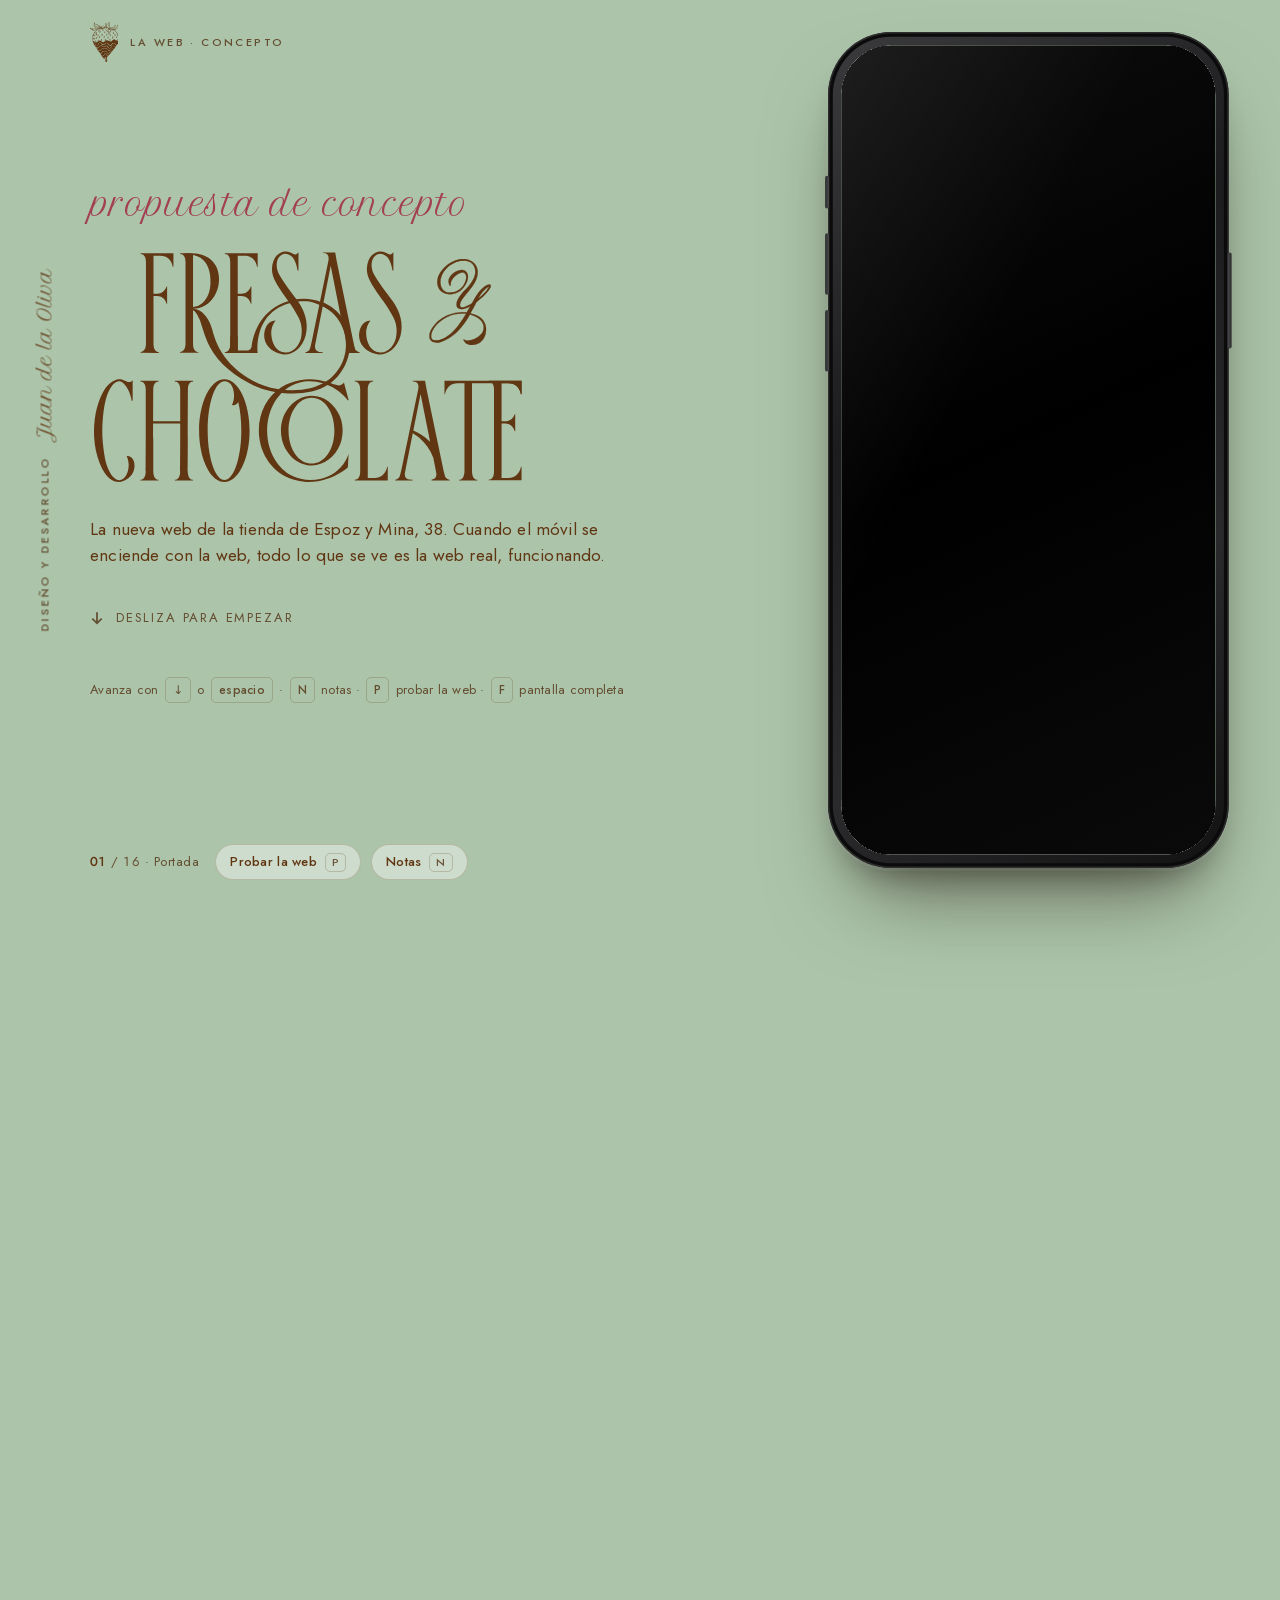
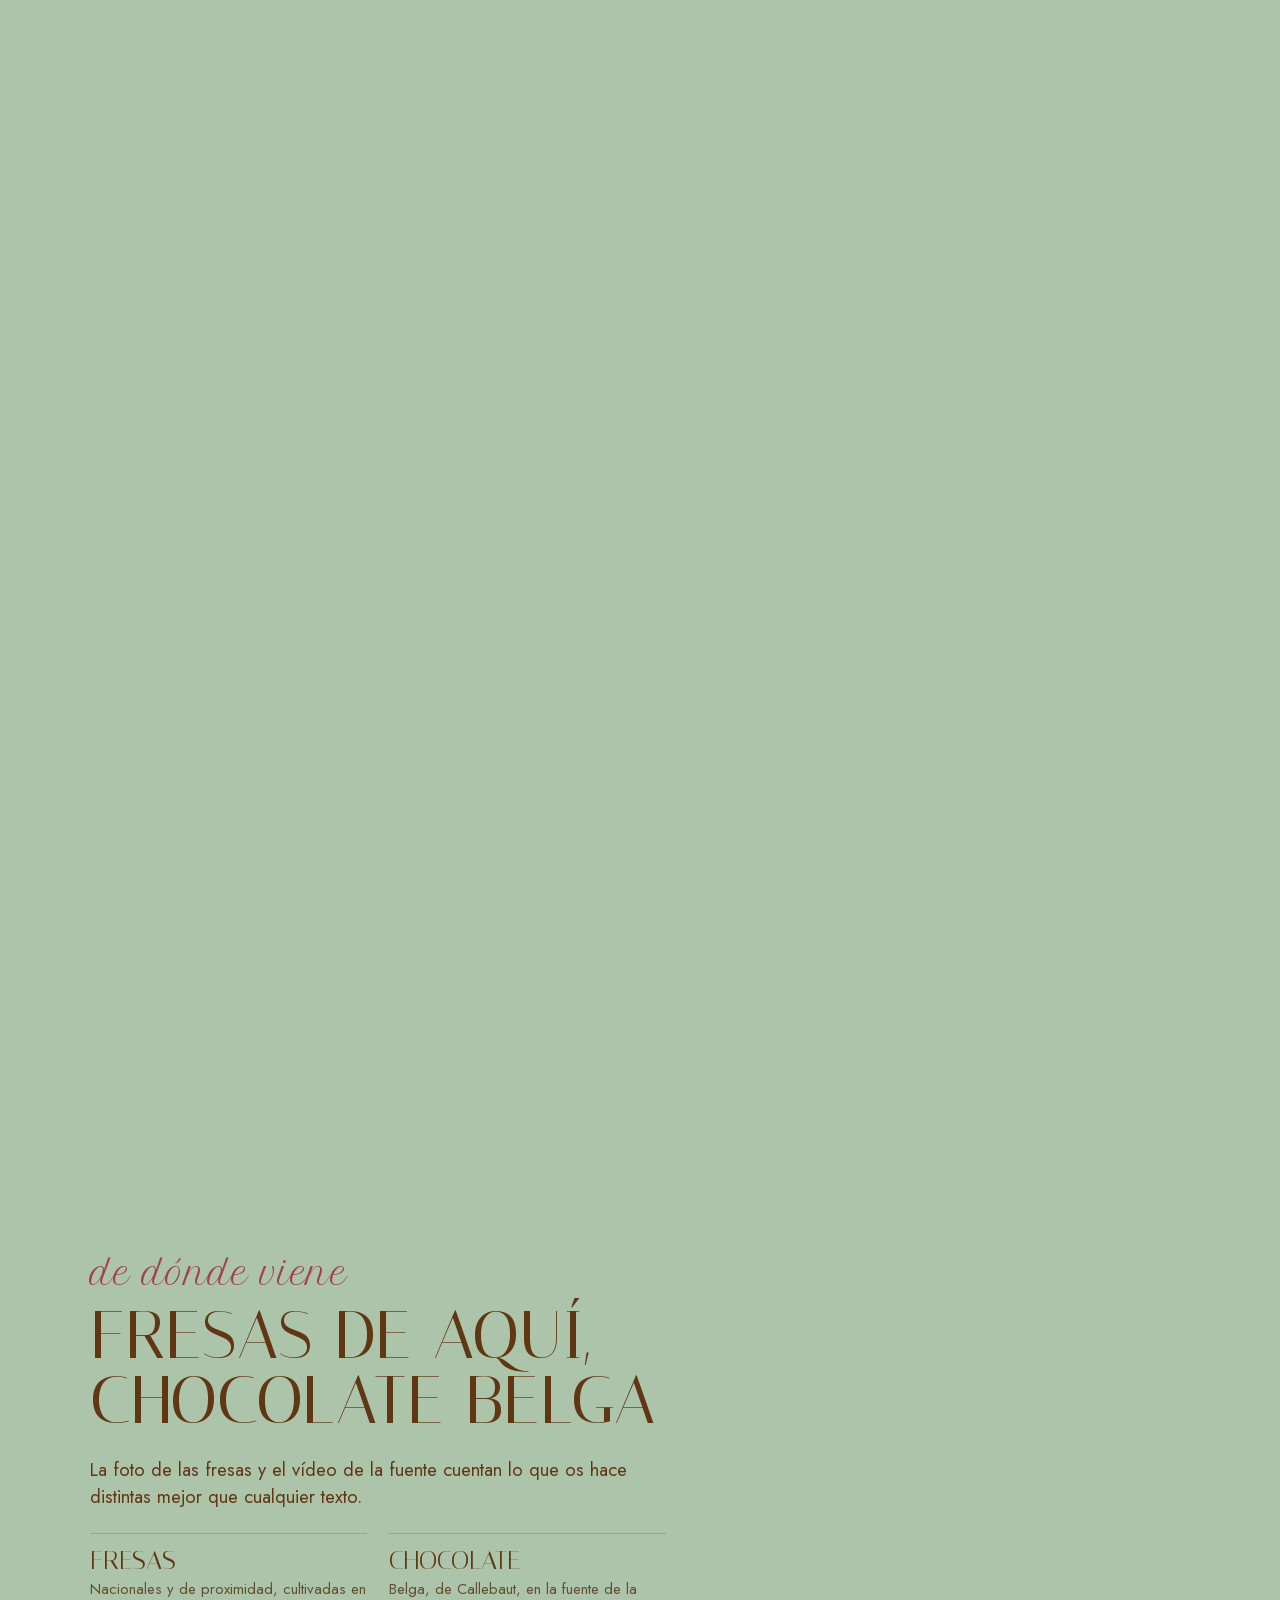
<file: presentacion/index.html>
<!doctype html><html lang="es-ES"><head><meta charset=utf8><meta name="robots" content="noindex, nofollow"><meta name=viewport content="width=device-width,initial-scale=1,viewport-fit=cover"><style>:root{color-scheme:light;box-sizing:border-box;padding-top:env(safe-area-inset-top,0px);padding-bottom:env(safe-area-inset-bottom,0px)}html{scroll-padding-top:env(safe-area-inset-top,0px)}body{margin:0;padding:0;font:14px -apple-system,BlinkMacSystemFont,sans-serif;background:#fff;color:#000}img{max-width:100%}[hidden]:not([hidden=until-found i]){display:none!important}</style></head><body>
<title>La web de Fresas y Chocolate</title>
<meta name="claude:viewport-fit-sides" content="cover">
<link rel="icon" href="../assets/icons/favicon.svg" type="image/svg+xml">
<link rel="stylesheet" href="../css/fonts.css">
<style>
/* Layout: a scroll story. A real phone sits fixed on the right with the live web inside; each chapter on the
   left holds still (sticky) while the phone scrolls through its part of the web, then slides away.
   The page takes the colours of whatever the phone is showing, as if it spilled out of the screen.
   Single visual world on purpose (the shop's palette), so no dark variant: every colour is set explicitly. */
:root {
  --verde: #acc5aa;        /* hero background of the web */
  --menta: #cdded2;
  --nata: #fbf5ec;
  --peonia: #fde4df;
  --rosa: #f4cdc6;
  --pared: #2e4c52;        /* the shop's teal wall */
  --pared-honda: #223a3f;
  --oro: #d4b26a;          /* gilded logo */
  --choco: #613613;
  --choco-fundido: #3a200c;
  --crema: #fdf6cd;
  --fresa: #b5485c;

  --bg: var(--verde);
  --fg: var(--choco);
  --title: var(--choco);
  --accent: var(--fresa);
  --soft: rgba(97, 54, 19, .72);
  --line: rgba(97, 54, 19, .2);
  --chip: rgba(255, 255, 255, .45);

  --f-display: "Italiana", "Didot", "Bodoni 72", Georgia, serif;
  --f-body: "Jost", "Futura", "Century Gothic", system-ui, sans-serif;
  --f-script: "Petit Formal Script", "Snell Roundhand", "Apple Chancery", cursive;

  --s: .9;                 /* phone scale, set by script */
  --dev-w: calc(418px * var(--s));
  --dev-h: calc(872px * var(--s));
  /* Wide screens: everything (copy, phone, brand, bar, signature) lives in a centred stage of --max, as it
     looks on a laptop, instead of spreading to the screen edges. --pad is the empty margin on each side. */
  --max: 1480px;
  --pad: max(0px, calc((100vw - var(--max)) / 2));
  --g: max(16px, env(safe-area-inset-left, 0px), min(7vw, 104px));
  --gutter-l: calc(var(--pad) + var(--g));
  --dev-right: calc(var(--pad) + max(min(4vw, 60px), 28px));
  color-scheme: light;
}
html { scroll-behavior: auto; }
body {
  background: var(--bg); color: var(--fg);
  font-family: var(--f-body); font-size: 17px; line-height: 1.5;
  -webkit-font-smoothing: antialiased; overflow-x: clip;
  transition: background-color .8s ease, color .8s ease;
}
::selection { background: var(--peonia); color: var(--choco); }
button { font: inherit; color: inherit; }
:focus-visible { outline: 3px solid var(--accent); outline-offset: 3px; }

/* ---------- fixed chrome ---------- */
.brand {
  position: fixed; z-index: 20; top: calc(22px + env(safe-area-inset-top, 0px)); left: var(--gutter-l);
  display: flex; align-items: center; gap: 12px; color: var(--title); text-decoration: none;
  transition: color .8s ease;
}
.brand svg { height: 40px; width: auto; }
.brand span { font-size: 11px; font-weight: 500; letter-spacing: .22em; text-transform: uppercase; color: var(--soft); transition: color .8s ease; }

.bar {
  position: fixed; z-index: 20; left: var(--gutter-l); bottom: calc(20px + env(safe-area-inset-bottom, 0px));
  display: flex; align-items: center; gap: 10px; flex-wrap: wrap;
}
.count { font-size: 13px; letter-spacing: .04em; color: var(--soft); font-variant-numeric: tabular-nums; margin-right: 6px; transition: color .8s ease; }
.count b { font-weight: 500; color: var(--fg); }
.pill {
  display: inline-flex; align-items: center; gap: 8px; min-height: 36px; padding: 0 14px; border-radius: 999px;
  border: 1px solid var(--line); background: var(--chip); color: var(--fg); cursor: pointer;
  font-size: 13px; font-weight: 500; letter-spacing: .02em; transition: background-color .25s, border-color .25s, color .8s;
}
.pill:hover { border-color: var(--accent); }
.pill kbd { font: 500 11px/1 var(--f-body); padding: 3px 6px; border-radius: 5px; border: 1px solid var(--line); color: var(--soft); }
.pill[aria-pressed="true"] { background: var(--fg); color: var(--bg); border-color: var(--fg); }
.pill[aria-pressed="true"] kbd { color: inherit; border-color: currentColor; }

.notes {
  position: fixed; z-index: 30; left: var(--gutter-l); bottom: calc(70px + env(safe-area-inset-bottom, 0px));
  width: min(520px, calc(100vw - var(--dev-w) - var(--dev-right) - var(--gutter-l) - 40px));
  padding: 18px 20px; border-radius: 14px; background: rgba(34, 22, 12, .92); color: #fbf5ec;
  font-size: 15px; line-height: 1.5; box-shadow: 0 20px 50px -20px rgba(0, 0, 0, .5);
}
.notes h2 { margin: 0 0 8px; font: 500 11px/1 var(--f-body); letter-spacing: .2em; text-transform: uppercase; color: var(--oro); }
.notes ul { margin: 0; padding-left: 18px; display: grid; gap: 6px; }

/* signature: always on screen, written up the left margin like a book spine (bottom right on phones) */
.firma {
  position: fixed; z-index: 20; top: 50%; left: calc(var(--pad) + var(--g) / 2);
  transform: translate(-50%, -50%) rotate(180deg); writing-mode: vertical-rl;
  display: flex; align-items: center; gap: 14px;
  color: var(--fg); text-decoration: none; transition: color .8s ease;
}
.firma span { font-size: 11px; font-weight: 500; letter-spacing: .22em; text-transform: uppercase; color: var(--soft); transition: color .8s ease; }
.firma b { font-family: var(--f-script); font-weight: 400; font-size: 19px; line-height: 1; white-space: nowrap; }
.firma:hover b { text-decoration: underline; text-decoration-thickness: 1px; text-underline-offset: 4px; }

/* ---------- the phone ---------- */
.device {
  position: fixed; z-index: 10; right: var(--dev-right); top: 50%;
  width: var(--dev-w); height: var(--dev-h); transform: translateY(-50%);
}
.phone {
  position: absolute; left: 0; top: 0; width: 418px; height: 872px; box-sizing: border-box;
  transform: scale(var(--s)); transform-origin: 0 0;
  border-radius: 66px; padding: 14px;
  background: linear-gradient(145deg, #3b3b3d 0%, #1c1c1e 38%, #2a2a2c 70%, #121213 100%);
  box-shadow:
    inset 0 0 0 1.5px rgba(255, 255, 255, .14),
    inset 0 0 0 5px #0b0b0c,
    0 2px 0 1px rgba(255, 255, 255, .06),
    0 50px 90px -30px rgba(30, 15, 5, .55),
    0 24px 40px -24px rgba(0, 0, 0, .5);
  transition: box-shadow .4s ease;
}
.device.live .phone { box-shadow: inset 0 0 0 1.5px rgba(255,255,255,.14), inset 0 0 0 5px #0b0b0c, 0 0 0 6px var(--accent), 0 50px 90px -30px rgba(30,15,5,.55); }
.key { position: absolute; width: 4px; border-radius: 2px; background: linear-gradient(90deg, #2b2b2d, #4a4a4d); }
.key.k1 { left: -3px; top: 150px; height: 34px; }
.key.k2 { left: -3px; top: 210px; height: 64px; }
.key.k3 { left: -3px; top: 290px; height: 64px; }
.key.k4 { right: -3px; top: 230px; height: 100px; background: linear-gradient(270deg, #2b2b2d, #4a4a4d); }
.screen { position: relative; width: 390px; height: 844px; border-radius: 52px; overflow: hidden; background: var(--verde); isolation: isolate; }
.status {
  position: absolute; z-index: 3; left: 0; right: 0; top: 0; height: 50px; padding: 0 30px 0 44px;
  display: flex; align-items: center; justify-content: space-between; background: #acc5aa; color: #111;
  font: 600 16px/1 -apple-system, "SF Pro Text", system-ui, sans-serif; letter-spacing: -.01em;
}
.island { position: absolute; left: 50%; top: 11px; width: 122px; height: 35px; margin-left: -61px; border-radius: 20px; background: #000; }
.sys { display: flex; align-items: center; gap: 6px; }
.sys svg { display: block; height: 12px; width: auto; }
#site { position: absolute; z-index: 1; left: 0; top: 50px; width: 390px; height: 738px; border: 0; display: block; background: #acc5aa; pointer-events: none; }
.device.live #site { pointer-events: auto; }
.tap { position: absolute; z-index: 2; left: 0; top: 50px; width: 100%; height: 738px; border: 0; padding: 0; background: transparent; cursor: pointer; }
.device.live .tap { display: none; }

/* What the phone shows: off (black), a search (what people find today) or the real web (default). */
.scr { position: absolute; left: 0; right: 0; opacity: 0; pointer-events: none; transition: opacity .55s ease; }
.scr-off { z-index: 4; top: 0; bottom: 0; background: linear-gradient(155deg, #0d0d0e 0%, #000 48%, #0a0a0b 100%); }
.scr-off::after { content: ""; position: absolute; inset: 0; background: linear-gradient(118deg, rgba(255, 255, 255, .07) 0%, rgba(255, 255, 255, 0) 38%); }
.scr-search {
  z-index: 2; top: 0; bottom: 56px; padding-top: 50px; background: #fff; color: #202124; overflow: hidden;
  font: 400 15px/1.35 -apple-system, "SF Pro Text", system-ui, sans-serif;
}
.device[data-screen="off"] .scr-off, .device[data-screen="search"] .scr-search { opacity: 1; }
.device[data-screen="search"] .status { background: #fff; }
.dom-q { display: none; font-size: 14px; }
.device[data-screen="search"] .dom { display: none; }
.device[data-screen="search"] .dom-q { display: block; }
.scr-search .q { display: flex; align-items: center; gap: 10px; margin: 14px 14px 0; height: 46px; padding: 0 16px; border-radius: 23px; box-shadow: 0 1px 6px rgba(32, 33, 36, .28); font-size: 16px; color: #202124; }
.scr-search .q svg { flex: none; color: #5f6368; }
.scr-search .tabs { display: flex; gap: 22px; margin-top: 14px; padding: 0 18px; border-bottom: 1px solid #dadce0; font-size: 14px; color: #5f6368; }
.scr-search .tabs span, .scr-search .tabs b { padding: 10px 0 9px; }
.scr-search .tabs b { color: #1a56c8; font-weight: 500; border-bottom: 3px solid #1a56c8; }
.scr-search .res { padding: 16px 18px 0; display: grid; gap: 20px; }
.scr-search .card { border: 1px solid #dadce0; border-radius: 14px; overflow: hidden; }
.scr-search .mapmock { display: block; width: 100%; height: 112px; }
.scr-search .cb { display: grid; gap: 3px; padding: 12px 14px 14px; }
.scr-search .cb b { font-size: 18px; font-weight: 500; }
.scr-search .cb span { font-size: 13.5px; color: #5f6368; }
.scr-search .btns { display: flex; gap: 8px; margin-top: 8px; }
.scr-search .btns i { font-style: normal; font-size: 13px; color: #1a56c8; border: 1px solid #dadce0; border-radius: 999px; padding: 6px 12px; }
.scr-search .hit { display: grid; gap: 3px; }
.scr-search .hit small { font-size: 12.5px; color: #5f6368; }
.scr-search .hit b { font-size: 18px; font-weight: 400; color: #1a56c8; line-height: 1.25; }
.scr-search .hit span { font-size: 14px; color: #4d5156; }
.scr-search .ghost small, .scr-search .ghost b, .scr-search .ghost span { display: block; height: 11px; border-radius: 6px; background: #eceff1; }
.scr-search .ghost small { width: 52%; }
.scr-search .ghost b { height: 15px; width: 86%; margin: 4px 0; }
.scr-search .ghost span { width: 68%; }
.scr-search .ilus { position: absolute; left: 0; right: 0; bottom: 8px; margin: 0; text-align: center; font-size: 11px; color: #9aa0a6; }
.safari {
  position: absolute; z-index: 3; left: 0; right: 0; bottom: 0; height: 56px;
  background: rgba(249, 246, 241, .96); border-top: 1px solid rgba(0, 0, 0, .08);
  font: 400 15px/1 -apple-system, "SF Pro Text", system-ui, sans-serif; color: #111;
}
.url {
  position: absolute; left: 14px; right: 14px; top: 6px; height: 34px; border-radius: 12px; background: rgba(0, 0, 0, .06);
  display: flex; align-items: center; justify-content: space-between; padding: 0 12px;
}
.url .aa { font-size: 13px; font-weight: 600; }
.url .dom { display: flex; align-items: center; gap: 5px; }
.url svg { height: 13px; width: auto; display: block; }
.home { position: absolute; left: 50%; bottom: 5px; width: 134px; height: 5px; margin-left: -67px; border-radius: 3px; background: #111; }

/* ---------- chapters ---------- */
main { position: relative; z-index: 1; }
.chapter { position: relative; height: calc((1 + var(--dwell, .6)) * 100vh); }
.inner {
  position: sticky; top: 0; height: 100vh; box-sizing: border-box;
  display: flex; align-items: center;
  padding-left: var(--gutter-l);
  padding-right: calc(var(--dev-w) + var(--dev-right) + max(5vw, 40px));
  padding-block: 84px;
}
.copy { max-width: 36rem; min-width: 0; display: grid; gap: 22px; will-change: opacity, transform; }
.kicker { margin: 0; font-family: var(--f-script); font-size: clamp(26px, 2.5vw, 40px); line-height: 1.1; color: var(--accent); transition: color .8s ease; }
.title {
  margin: -10px 0 0; font-family: var(--f-display); font-weight: 400; text-transform: uppercase;
  font-size: clamp(44px, 5.2vw, 92px); line-height: .98; letter-spacing: .01em; color: var(--title);
  text-wrap: balance; transition: color .8s ease;
}
.lead { margin: 0; font-size: clamp(18px, 1.45vw, 23px); line-height: 1.5; max-width: 32em; text-wrap: pretty; }
.small { margin: 0; font-size: 15px; color: var(--soft); max-width: 36em; transition: color .8s ease; }
.num { font-family: var(--f-body); font-weight: 300; font-variant-numeric: tabular-nums; }

/* portada */
.cover .copy { gap: 26px; }
.cover .logo { width: min(440px, 34vw); height: auto; color: var(--choco); display: block; }
.cover .lead { font-size: clamp(17px, 1.35vw, 21px); letter-spacing: .01em; }
.hint { display: flex; align-items: center; gap: 12px; font-size: 13px; letter-spacing: .14em; text-transform: uppercase; color: var(--soft); }
.hint svg { width: 14px; height: 14px; animation: nudge 1.8s ease-in-out infinite; }
@keyframes nudge { 50% { transform: translateY(5px); } }
.keys { font-size: 13px; color: var(--soft); letter-spacing: .02em; }
.keys kbd { font: 500 12px/1 var(--f-body); padding: 3px 7px; border-radius: 5px; border: 1px solid var(--line); margin: 0 2px; }

/* la idea */
.facts { display: grid; grid-template-columns: repeat(3, minmax(0, 1fr)); gap: 22px; margin-top: 6px; }
.fact { display: grid; gap: 6px; align-content: start; border-top: 1px solid var(--line); padding-top: 14px; }
.fact b { font-family: var(--f-display); font-weight: 400; font-size: clamp(22px, 1.9vw, 30px); line-height: 1.05; text-transform: uppercase; color: var(--title); }
.fact span { font-size: 15px; line-height: 1.45; color: var(--soft); }
.chips { display: flex; flex-wrap: wrap; gap: 8px; align-items: center; }
.chips .lbl { font-size: 12px; font-weight: 500; letter-spacing: .18em; text-transform: uppercase; color: var(--soft); margin-right: 4px; }
.chip { display: inline-flex; align-items: center; min-height: 34px; padding: 0 14px; border-radius: 999px; border: 1px solid var(--line); background: var(--chip); font-size: 15px; }

/* la marca */
.swatches { display: grid; grid-template-columns: repeat(6, minmax(0, 1fr)); gap: 14px; }
.sw { display: grid; gap: 8px; justify-items: start; font-size: 13px; line-height: 1.25; color: var(--soft); }
.sw i { display: block; width: 100%; max-width: 64px; aspect-ratio: 1; border-radius: 50%; box-shadow: inset 0 0 0 1px rgba(97, 54, 19, .18); }
.types { display: grid; gap: 12px; border-top: 1px solid var(--line); padding-top: 16px; }
.type { display: flex; align-items: baseline; justify-content: space-between; gap: 16px; }
.type .s1 { font-family: var(--f-display); text-transform: uppercase; font-size: 30px; line-height: 1; color: var(--title); }
.type .s2 { font-family: var(--f-body); font-weight: 300; font-size: 30px; line-height: 1; }
.type .s3 { font-family: var(--f-script); font-size: 28px; line-height: 1; color: var(--accent); }
.type small { font-size: 13px; color: var(--soft); text-align: right; }

/* monta tu vaso */
.steps { display: grid; grid-template-columns: repeat(3, minmax(0, 1fr)); gap: 12px; }
.step { position: relative; overflow: hidden; border-radius: 18px; background: var(--nata); padding: 38px 16px 16px; display: grid; gap: 2px; align-content: start; box-shadow: 0 10px 24px -18px rgba(97, 54, 19, .6); }
.step::before { content: ""; position: absolute; left: 0; top: 0; width: 46px; height: 46px; clip-path: polygon(0 0, 100% 0, 0 100%); background: var(--rosa); }
.step.s2::before { background: var(--choco); }
.step.s3::before { background: var(--fresa); }
.step .n { position: absolute; left: 9px; top: 4px; font: 300 19px/1.2 var(--f-body); color: var(--choco); }
.step.s2 .n, .step.s3 .n { color: var(--nata); }
.step b { font-family: var(--f-display); font-weight: 400; text-transform: uppercase; font-size: 20px; line-height: 1.05; color: var(--choco); }
.step .p { font: 300 22px/1.3 var(--f-body); color: var(--fresa); font-variant-numeric: tabular-nums; }
.step small { font-size: 13px; color: rgba(97, 54, 19, .7); }
.example { display: flex; flex-wrap: wrap; align-items: center; gap: 10px 14px; padding: 14px 18px; border-radius: 14px; background: var(--pared); color: var(--nata); transition: transform .4s ease, box-shadow .4s ease; }
.example span { font-size: 15px; opacity: .85; }
.example .tot { margin-left: auto; font: 300 28px/1 var(--f-body); color: var(--oro); font-variant-numeric: tabular-nums; }
.example.lit { transform: translateY(-2px); box-shadow: 0 0 0 3px var(--oro); }

/* pídelo */
.states { display: grid; gap: 10px; justify-items: start; }
.state { display: inline-flex; align-items: center; gap: 10px; padding: 10px 16px; border-radius: 999px; background: var(--chip); border: 1px solid var(--line); font-size: 16px; }
.state i { width: 9px; height: 9px; border-radius: 50%; background: #3d7a4a; flex: none; }
.state.off i { background: var(--fresa); }
.state.later i { background: var(--oro); }

/* listas con precios */
.menu { display: grid; gap: 0; margin: 0; padding: 0; list-style: none; max-width: 30rem; }
.menu li { display: flex; align-items: baseline; gap: 10px; padding: 9px 0; border-bottom: 1px solid var(--line); font-size: 16px; }
.menu li::after { content: none; }
.menu .dots { flex: 1; border-bottom: 1px dotted var(--line); transform: translateY(-4px); }
.menu .p { font-weight: 300; font-variant-numeric: tabular-nums; white-space: nowrap; color: var(--accent); }
.menu small { color: var(--soft); font-size: 13px; }

/* origen */
.pair { display: grid; grid-template-columns: repeat(2, minmax(0, 1fr)); gap: 22px; }
.pair div { display: grid; gap: 4px; border-top: 1px solid var(--line); padding-top: 14px; }
.pair b { font-family: var(--f-display); font-weight: 400; text-transform: uppercase; font-size: 26px; line-height: 1; color: var(--title); }
.pair span { font-size: 15px; color: var(--soft); }

/* encuentren: ejemplo de asistente */
.chat { display: grid; gap: 10px; max-width: 31rem; }
.msg { padding: 12px 16px; border-radius: 18px; font-size: 15.5px; line-height: 1.45; }
.msg.q { justify-self: end; max-width: 80%; background: var(--oro); color: var(--choco-fundido); border-bottom-right-radius: 6px; }
.msg.a { justify-self: start; max-width: 92%; background: rgba(251, 245, 236, .1); border: 1px solid rgba(251, 245, 236, .16); border-bottom-left-radius: 6px; }
.msg.a b { font-weight: 500; color: var(--oro); }

/* próximos pasos */
.todo { display: grid; gap: 0; margin: 0; padding: 0; list-style: none; max-width: 34rem; }
.todo li { display: flex; gap: 14px; align-items: flex-start; padding: 11px 0; border-bottom: 1px solid var(--line); font-size: 17px; line-height: 1.4; }
.todo li::before { content: ""; flex: none; width: 16px; height: 16px; margin-top: 3px; border-radius: 50%; border: 1.5px solid var(--accent); }

/* gracias */
.thanks .lema { margin: 0; font-family: var(--f-script); font-size: clamp(30px, 3.3vw, 54px); line-height: 1.15; color: var(--choco); text-wrap: balance; }
.thanks .title { font-size: clamp(64px, 9vw, 150px); }
.thanks .logo { width: min(320px, 26vw); height: auto; color: var(--choco); display: block; }

/* ---------- narrow screens: phone on top, text below ---------- */
@media (max-width: 860px), (orientation: portrait) and (max-width: 1100px) {
  :root { --dev-right: 50%; --gutter-l: max(16px, env(safe-area-inset-left, 0px)); }
  .device { top: calc(12px + env(safe-area-inset-top, 0px)); right: auto; left: 50%; transform: translateX(-50%); }
  .brand { display: none; }
  .inner {
    align-items: flex-start;
    padding-top: calc(var(--dev-h) + 44px + env(safe-area-inset-top, 0px)); padding-bottom: 64px;
    padding-right: max(16px, env(safe-area-inset-right, 0px));
  }
  .copy { gap: 12px; max-width: 40rem; }
  .title { font-size: clamp(30px, 8vw, 46px); margin-top: -4px; }
  .kicker { font-size: 24px; }
  .lead { font-size: 16px; }
  .extra, .keys, .hint { display: none; }
  .cover .logo { width: min(240px, 60vw); }
  .todo li { font-size: 14px; padding: 6px 0; }
  .thanks .title { font-size: 52px; }
  .thanks .lema { font-size: 26px; }
  .thanks .logo { width: 200px; }
  .bar { bottom: calc(12px + env(safe-area-inset-bottom, 0px)); gap: 6px; }
  .bar .opt, .count .cn { display: none; }
  .firma { top: auto; left: auto; bottom: calc(12px + env(safe-area-inset-bottom, 0px)); right: max(16px, env(safe-area-inset-right, 0px)); height: 36px; transform: none; writing-mode: horizontal-tb; }
  .firma span { display: none; }
  .firma b { font-size: 17px; }
  .notes { width: calc(100vw - 32px); bottom: calc(60px + env(safe-area-inset-bottom, 0px)); }
}
@media (prefers-reduced-motion: reduce) {
  .hint svg { animation: none; }
  body, .kicker, .title, .brand { transition: none; }
}
</style>

<a class="brand" href="#portada" aria-label="Fresas y Chocolate, inicio de la presentación"><svg class="simbolo" aria-hidden="true" focusable="false" xmlns="http://www.w3.org/2000/svg" viewBox="0 0 78.31 108.54" fill="currentColor"><path fill-rule="nonzero" d="M12.68 23.37C12.63 23.37 12.58 23.37 12.54 23.37C11.33 23.29 7.04 22.24 3.62 20.13C0.00 17.89 0.59 16.33 0.67 16.16L0.95 15.54L1.40 16.06C1.72 16.42 3.21 16.80 6.40 16.68C7.94 16.62 10.51 16.81 12.57 16.97C13.17 17.02 13.73 17.06 14.21 17.09C16.20 17.22 21.68 16.37 21.74 16.36L21.88 17.23C21.65 17.27 16.24 18.11 14.15 17.97C13.67 17.94 13.11 17.90 12.50 17.85C10.46 17.69 7.93 17.50 6.43 17.56C4.22 17.65 2.61 17.52 1.63 17.17C1.89 17.66 2.53 18.41 4.08 19.38C7.37 21.41 11.45 22.41 12.60 22.49C13.60 22.56 18.83 21.47 20.88 20.98C22.53 20.58 29.57 18.18 29.65 18.15L29.93 18.99C29.64 19.09 22.77 21.43 21.08 21.84C19.74 22.16 14.19 23.37 12.68 23.37Z"/><path fill-rule="nonzero" d="M8.01 22.15C7.99 22.13 6.28 19.36 4.03 18.64C2.87 18.26 0.88 16.76 0.80 16.70L1.34 16.00C1.35 16.01 3.28 17.47 4.30 17.80C6.87 18.62 8.68 21.57 8.76 21.69L8.01 22.15Z"/><path fill-rule="nonzero" d="M12.09 2.27C12.26 1.92 12.43 1.56 12.69 1.23L12.72 1.20C12.82 1.06 13.02 1.04 13.15 1.15C13.24 1.22 13.28 1.33 13.26 1.44L13.26 1.45C13.16 2.05 13.27 2.84 13.40 3.53C13.54 4.23 13.73 4.96 14.04 5.54C14.08 5.61 14.12 5.67 14.16 5.73C14.21 5.77 14.23 5.81 14.30 5.87C14.43 5.97 14.57 6.06 14.72 6.14C15.02 6.31 15.34 6.45 15.68 6.56C16.35 6.78 17.06 6.92 17.78 7.02C18.13 7.07 18.52 7.09 18.93 7.19C19.32 7.29 19.71 7.43 20.07 7.61C20.79 7.98 21.42 8.53 21.89 9.19C22.13 9.51 22.33 9.89 22.48 10.23C22.63 10.56 22.79 10.88 22.97 11.20C23.32 11.83 23.72 12.43 24.17 12.98C25.96 15.26 28.66 16.68 31.50 17.14C34.31 17.62 37.38 16.75 39.35 14.78L39.94 15.43L39.94 15.43L37.92 16.95C37.27 17.48 36.42 17.91 35.61 18.22C33.96 18.80 32.21 18.99 30.50 18.98C28.79 18.95 27.09 18.76 25.41 18.38C24.99 18.28 24.58 18.18 24.15 18.03C23.73 17.87 23.38 17.74 22.98 17.62C22.19 17.37 21.38 17.14 20.58 16.93L18.14 16.32C17.35 16.13 16.46 15.95 15.66 15.55C14.05 14.77 12.76 13.51 11.76 12.10C11.27 11.39 10.84 10.63 10.49 9.83C10.13 8.90 10.23 7.97 10.38 7.12C10.55 6.26 10.83 5.44 11.10 4.63C11.37 3.82 11.70 3.01 12.09 2.27ZM12.87 2.66C12.49 3.41 12.12 4.13 11.80 4.89C11.48 5.66 11.26 6.45 11.13 7.25C11.01 8.03 10.98 8.85 11.26 9.50C11.58 10.24 11.99 10.95 12.45 11.61C13.39 12.94 14.59 14.09 16.02 14.78C16.73 15.13 17.50 15.29 18.34 15.49L20.79 16.10C21.61 16.32 22.42 16.54 23.24 16.80C23.64 16.92 24.07 17.08 24.44 17.22C24.80 17.35 25.21 17.45 25.61 17.54C27.21 17.90 28.87 18.09 30.51 18.11C32.15 18.12 33.80 17.93 35.31 17.39C36.07 17.09 36.74 16.77 37.40 16.24L39.41 14.73L39.41 14.72L39.43 14.71C39.63 14.56 39.90 14.60 40.05 14.79C40.18 14.97 40.16 15.22 40.01 15.37C37.74 17.64 34.42 18.51 31.37 18.01C28.33 17.52 25.41 15.98 23.49 13.53C23.01 12.94 22.58 12.29 22.21 11.62C22.02 11.29 21.85 10.94 21.69 10.59C21.53 10.25 21.39 9.97 21.19 9.68C20.81 9.13 20.28 8.66 19.68 8.35C19.38 8.19 19.07 8.06 18.74 7.98C18.42 7.89 18.06 7.87 17.67 7.81C16.92 7.69 16.17 7.54 15.43 7.28C15.06 7.15 14.70 6.99 14.35 6.79C14.17 6.69 14.00 6.57 13.84 6.44C13.76 6.38 13.67 6.27 13.58 6.18C13.52 6.08 13.46 5.99 13.41 5.90C13.02 5.15 12.88 4.41 12.74 3.65C12.63 2.88 12.50 2.16 12.67 1.29L12.68 1.27L13.25 1.48C13.18 1.90 13.02 2.28 12.87 2.66Z"/><path fill-rule="nonzero" d="M24.93 9.84C25.21 9.89 25.53 9.95 25.85 10.05C26.18 10.17 26.38 10.22 26.62 10.30C27.09 10.46 27.58 10.55 28.07 10.65C29.04 10.84 30.04 10.90 31.03 10.88C32.03 10.87 33.02 10.76 34.02 10.63C34.52 10.56 35.03 10.49 35.55 10.45C36.07 10.39 36.69 10.44 37.20 10.67C38.28 11.12 38.95 12.04 39.57 12.80C39.73 13.00 39.89 13.19 40.05 13.36C40.21 13.55 40.32 13.61 40.52 13.70C40.91 13.85 41.39 13.90 41.87 13.90C42.85 13.91 43.84 13.76 44.91 13.76C46.04 13.77 47.12 14.20 47.98 14.99C48.15 15.15 48.17 15.43 48.00 15.61C47.85 15.77 47.60 15.80 47.42 15.67L47.40 15.65L47.40 15.65C46.93 15.33 46.37 15.03 45.84 14.90C45.58 14.84 45.32 14.82 45.12 14.87C44.92 14.92 44.78 15.04 44.66 15.23C44.55 15.40 44.35 15.48 44.16 15.44C43.46 15.28 42.71 15.11 42.05 15.09C41.69 15.08 41.34 15.09 41.01 15.14C40.84 15.17 40.68 15.20 40.54 15.25C40.41 15.29 40.22 15.40 40.22 15.40L39.85 15.53L35.80 15.07C35.12 14.99 34.47 14.97 33.76 14.88C33.07 14.78 32.39 14.65 31.72 14.48C30.37 14.16 29.06 13.72 27.79 13.15C27.15 12.87 26.51 12.49 26.00 11.97C25.75 11.72 25.51 11.44 25.32 11.13C25.22 10.98 25.13 10.82 25.05 10.66C25.01 10.58 24.97 10.49 24.94 10.41L24.89 10.27L24.86 10.21L24.85 10.17C24.85 10.14 24.86 10.21 24.84 10.10C24.82 10.00 24.88 9.89 24.93 9.84ZM25.29 10.27C25.35 10.23 25.41 10.13 25.39 10.05C25.38 9.94 25.39 10.02 25.39 10.00L25.40 10.03L25.42 10.08L25.46 10.18C25.49 10.25 25.53 10.33 25.57 10.39C25.64 10.53 25.72 10.67 25.82 10.80C26.00 11.06 26.21 11.29 26.45 11.51C26.92 11.94 27.47 12.25 28.08 12.51C29.30 13.03 30.59 13.42 31.90 13.71C32.55 13.85 33.21 13.97 33.86 14.04L35.89 14.21L39.94 14.64L39.58 14.77C39.87 14.53 40.03 14.49 40.25 14.40C40.46 14.33 40.67 14.29 40.87 14.26C41.27 14.19 41.67 14.17 42.07 14.18C42.90 14.21 43.62 14.39 44.38 14.55L43.88 14.76C44.08 14.41 44.47 14.09 44.90 13.99C45.31 13.89 45.71 13.94 46.06 14.03C46.76 14.22 47.35 14.54 47.92 14.94L47.92 14.94L47.34 15.60C46.72 15.02 45.80 14.61 44.89 14.61C43.94 14.58 42.91 14.73 41.86 14.70C41.33 14.69 40.78 14.65 40.22 14.42C39.95 14.32 39.64 14.09 39.48 13.88C39.30 13.68 39.13 13.48 38.98 13.28C38.35 12.48 37.76 11.68 36.93 11.34C36.13 10.96 35.12 11.21 34.11 11.30C33.10 11.42 32.07 11.52 31.04 11.52C30.01 11.53 28.97 11.45 27.95 11.24C27.45 11.13 26.94 11.02 26.45 10.86C26.22 10.78 25.92 10.70 25.79 10.62C25.63 10.53 25.49 10.40 25.29 10.27Z"/><path fill-rule="nonzero" d="M19.08 7.27C21.22 7.34 22.94 8.75 23.99 10.40C24.92 12.05 26.28 13.34 27.85 14.33C29.41 15.34 31.21 15.95 33.04 16.01C34.87 16.09 36.68 15.55 38.27 14.61C38.48 14.49 38.75 14.56 38.87 14.77C39.00 14.98 38.93 15.25 38.72 15.38L38.71 15.38C37.00 16.36 35.00 16.93 33.01 16.82C31.01 16.74 29.08 16.05 27.45 14.96C25.81 13.91 24.35 12.47 23.42 10.77C22.93 9.99 22.32 9.29 21.57 8.78C20.85 8.26 19.95 7.91 19.11 7.89L19.07 7.88C18.90 7.88 18.76 7.74 18.77 7.57C18.77 7.40 18.91 7.27 19.08 7.27L19.08 7.27Z"/><path fill-rule="nonzero" d="M28.29 15.31C28.08 15.31 27.89 15.16 27.86 14.94C27.82 14.70 27.98 14.47 28.23 14.44L32.08 13.83C32.31 13.79 32.55 13.95 32.59 14.19C32.63 14.44 32.46 14.66 32.22 14.70L28.36 15.31C28.34 15.31 28.32 15.31 28.29 15.31Z"/><path fill-rule="nonzero" d="M51.41 32.65C51.39 32.65 51.37 32.65 51.35 32.65C51.18 32.63 51.04 32.50 50.99 32.33C50.98 32.29 49.88 28.37 48.47 27.18C47.56 26.41 47.03 25.79 46.36 25.02C45.87 24.46 45.31 23.82 44.47 22.94C43.30 21.74 42.19 20.38 41.29 19.29C40.64 18.49 40.07 17.80 39.76 17.50C38.79 16.60 39.23 15.02 39.25 14.95C39.32 14.72 39.57 14.58 39.80 14.65C40.03 14.72 40.17 14.96 40.10 15.20C40.10 15.21 39.79 16.32 40.36 16.85C40.72 17.19 41.27 17.87 41.98 18.73C42.86 19.80 43.96 21.15 45.10 22.33C45.96 23.22 46.53 23.87 47.03 24.44C47.70 25.22 48.19 25.78 49.05 26.51C50.16 27.45 51.04 29.67 51.50 31.02C51.83 30.18 52.15 28.96 51.68 28.05C50.74 26.25 49.08 21.70 49.16 19.66C49.20 18.51 49.29 17.88 49.36 17.55L47.35 15.61C47.18 15.44 47.17 15.16 47.34 14.99C47.51 14.81 47.79 14.81 47.97 14.98L50.16 17.10C50.30 17.23 50.34 17.44 50.25 17.62C50.25 17.62 50.11 18.03 50.04 19.70C49.97 21.56 51.59 25.96 52.46 27.64C53.48 29.61 51.86 32.33 51.79 32.44C51.71 32.57 51.57 32.65 51.41 32.65Z"/><path fill-rule="nonzero" d="M74.70 8.37L75.03 7.39C75.08 7.26 75.23 7.18 75.37 7.23C75.47 7.26 75.54 7.36 75.55 7.46L75.55 7.48L75.55 7.50C75.57 9.05 76.31 10.57 76.43 12.26C76.58 13.97 75.95 15.65 75.08 17.04C73.38 19.88 70.61 22.12 67.38 23.01C64.17 23.93 60.78 23.77 57.56 23.09C55.95 22.73 54.37 22.14 52.94 21.25C51.52 20.35 50.23 19.21 49.44 17.58C49.34 17.36 49.43 17.10 49.64 17.00C49.81 16.92 50.00 16.95 50.13 17.07L50.17 17.11L50.18 17.11C52.03 19.05 54.63 20.16 57.27 20.71C59.93 21.25 62.72 21.24 65.37 20.66C66.73 20.39 67.92 19.93 68.93 19.04C69.94 18.19 70.77 17.10 71.49 15.95C72.90 13.61 73.94 11.03 74.70 8.37ZM75.22 8.52C74.55 11.23 73.59 13.90 72.18 16.36C71.47 17.59 70.59 18.75 69.49 19.70L69.07 20.06L68.61 20.36C68.30 20.57 67.99 20.76 67.63 20.88C66.93 21.21 66.26 21.35 65.56 21.52C62.78 22.13 59.88 22.16 57.09 21.60C54.31 21.05 51.55 19.84 49.54 17.72L49.53 17.72L50.27 17.25C50.88 18.56 52.08 19.72 53.39 20.54C54.71 21.38 56.20 21.96 57.74 22.32C60.84 23.00 64.13 23.18 67.19 22.33C70.26 21.52 72.89 19.43 74.56 16.72C75.40 15.39 75.98 13.87 75.85 12.30C75.77 10.74 75.04 9.22 75.02 7.51L75.02 7.48L75.53 7.56L75.22 8.52Z"/><path fill-rule="nonzero" d="M64.95 20.55C61.02 20.55 56.80 19.20 56.74 19.18L56.58 19.13C55.77 18.85 54.09 18.27 52.73 18.46C50.99 18.68 48.89 17.05 48.80 16.98C48.61 16.83 48.58 16.56 48.73 16.36C48.88 16.17 49.16 16.14 49.35 16.29C49.87 16.70 51.47 17.74 52.61 17.58C54.19 17.37 55.99 17.99 56.86 18.29L57.02 18.35C58.93 19.00 66.67 20.92 69.57 18.46C69.76 18.30 70.03 18.33 70.19 18.51C70.35 18.70 70.33 18.98 70.14 19.14C68.88 20.20 66.95 20.55 64.95 20.55Z"/><path fill-rule="nonzero" d="M45.03 13.93C44.96 12.52 45.02 11.15 45.21 9.78C45.31 9.11 45.43 8.39 45.69 7.73C45.94 7.08 46.26 6.46 46.60 5.86C47.31 4.67 48.12 3.56 49.08 2.55C49.32 2.32 49.63 2.04 49.94 1.89C50.22 1.74 50.49 1.54 50.75 1.34C51.29 0.94 51.82 0.51 52.34 0.09L52.35 0.09C52.36 0.03 52.42 0.00 52.48 0.02C52.52 0.03 52.55 0.07 52.55 0.11L52.56 0.21C52.64 0.99 52.56 1.75 52.59 2.45C52.59 3.04 52.92 3.80 53.14 4.52C53.62 5.98 54.02 7.53 54.16 9.09C54.32 10.64 54.38 12.21 54.10 13.80C53.97 14.59 53.73 15.38 53.30 16.11C52.88 16.84 52.20 17.47 51.38 17.79L51.38 17.79C51.15 17.88 50.89 17.76 50.80 17.53C50.72 17.31 50.83 17.05 51.06 16.96C52.32 16.47 52.94 15.05 53.17 13.63C53.42 12.19 53.37 10.68 53.22 9.19C53.09 7.69 52.72 6.26 52.25 4.81L51.89 3.71C51.83 3.52 51.78 3.33 51.73 3.12C51.68 2.90 51.67 2.66 51.68 2.45C51.74 1.62 51.93 0.87 52.31 0.15L52.53 0.27L52.52 0.28C52.07 0.79 51.59 1.28 51.06 1.73C50.80 1.95 50.53 2.17 50.22 2.36C49.92 2.52 49.73 2.71 49.48 2.95C48.57 3.90 47.77 5.00 47.10 6.15C46.42 7.32 45.90 8.51 45.82 9.85C45.68 11.17 45.71 12.54 45.91 13.82L45.91 13.84C45.95 14.08 45.78 14.31 45.54 14.35C45.30 14.39 45.08 14.22 45.04 13.98C45.03 13.97 45.03 13.95 45.03 13.93Z"/><path fill-rule="nonzero" d="M25.19 22.95C24.91 23.06 24.51 23.29 24.12 23.75C23.86 24.06 23.64 24.38 23.46 24.65C24.09 24.40 24.78 24.02 25.06 23.51C25.16 23.33 25.20 23.15 25.19 22.95ZM22.55 25.83C22.42 25.83 22.29 25.78 22.21 25.67C22.10 25.54 22.08 25.37 22.14 25.22C22.16 25.18 22.59 24.20 23.45 23.18C24.38 22.07 25.43 21.97 25.48 21.97C25.68 21.95 25.86 22.07 25.93 22.25C26.15 22.85 26.12 23.41 25.83 23.93C25.08 25.31 22.74 25.80 22.64 25.82C22.61 25.83 22.58 25.83 22.55 25.83Z"/><path fill-rule="nonzero" d="M17.86 32.00C17.53 32.25 17.17 32.62 17.08 33.11C16.92 33.96 16.84 34.57 16.84 34.94C16.95 34.66 17.06 34.28 17.14 34.03C17.25 33.65 17.35 33.28 17.48 33.04C17.65 32.73 17.78 32.32 17.86 32.00ZM16.89 35.29L16.90 35.29L16.89 35.29ZM16.76 36.11C16.75 36.11 16.73 36.11 16.71 36.11C16.51 36.09 16.32 36.00 16.19 35.83C15.84 35.37 15.92 34.47 16.21 32.95C16.46 31.57 17.97 30.89 18.03 30.86C18.15 30.81 18.29 30.81 18.40 30.87C18.51 30.92 18.66 31.03 18.74 31.26C18.93 31.86 18.49 33.02 18.26 33.46C18.18 33.62 18.08 33.95 17.98 34.28C17.72 35.18 17.45 36.11 16.76 36.11Z"/><path fill-rule="nonzero" d="M16.97 28.91C16.57 29.22 16.16 29.63 16.02 30.05C15.91 30.41 15.98 30.62 16.01 30.65C16.00 30.64 16.10 30.58 16.21 30.38C16.45 29.97 16.62 29.62 16.76 29.34C16.83 29.18 16.90 29.04 16.97 28.91ZM15.98 31.52C15.85 31.52 15.74 31.50 15.64 31.45C15.22 31.26 14.90 30.66 15.18 29.78C15.58 28.56 17.21 27.68 17.40 27.58C17.59 27.48 17.83 27.53 17.96 27.71C18.21 28.06 18.32 28.62 17.94 29.03C17.83 29.16 17.70 29.41 17.55 29.72C17.41 30.03 17.23 30.39 16.98 30.83C16.67 31.34 16.30 31.52 15.98 31.52Z"/><path fill-rule="nonzero" d="M9.69 36.27C9.51 36.70 9.48 37.27 9.52 37.58C9.62 37.46 9.73 37.25 9.77 37.02C9.81 36.83 9.76 36.55 9.69 36.27ZM9.58 37.79L9.59 37.79L9.58 37.79ZM9.42 38.59C9.25 38.59 9.08 38.53 8.95 38.40C8.53 38.02 8.58 36.97 8.74 36.34C8.92 35.63 9.30 35.18 9.80 35.06C10.01 35.00 10.22 35.12 10.31 35.32C10.36 35.43 10.77 36.46 10.64 37.18C10.55 37.72 10.17 38.38 9.67 38.55C9.59 38.58 9.51 38.59 9.42 38.59Z"/><path fill-rule="nonzero" d="M13.33 35.11C13.11 35.27 12.78 35.69 12.73 35.93C12.65 36.39 12.53 37.07 12.65 37.48C12.98 37.01 13.43 35.79 13.33 35.11ZM12.57 38.52C12.40 38.52 12.23 38.44 12.10 38.30C11.53 37.65 11.72 36.57 11.85 35.85C11.97 35.18 12.74 34.18 13.42 34.16C13.72 34.16 14.06 34.32 14.18 34.81C14.43 35.87 13.66 38.04 12.89 38.44C12.78 38.49 12.68 38.52 12.57 38.52Z"/><path fill-rule="nonzero" d="M9.76 43.36C9.59 43.69 9.46 44.45 9.85 45.32L10.06 45.79C10.21 46.16 10.39 46.57 10.48 46.63C10.59 46.45 10.50 45.48 10.46 45.01C10.43 44.71 10.40 44.43 10.40 44.21C10.40 43.88 10.04 43.56 9.76 43.36ZM10.44 47.51C9.83 47.51 9.57 46.89 9.24 46.14L9.04 45.68C8.40 44.25 8.75 42.78 9.50 42.41C9.62 42.36 9.76 42.36 9.89 42.42C10.03 42.49 11.27 43.13 11.28 44.20C11.29 44.39 11.31 44.65 11.34 44.93C11.44 46.06 11.55 47.22 10.78 47.45C10.66 47.49 10.54 47.51 10.44 47.51Z"/><path fill-rule="nonzero" d="M16.66 41.73C16.51 42.02 16.53 42.48 16.72 42.94C16.80 43.13 16.87 43.31 16.93 43.47C17.09 43.89 17.19 44.15 17.35 44.31C17.38 44.13 17.41 43.80 17.39 43.23C17.38 42.93 17.01 42.27 16.66 41.73ZM17.53 44.46L17.54 44.46L17.53 44.46ZM17.47 45.33C17.34 45.33 17.21 45.30 17.08 45.22C16.53 44.90 16.34 44.38 16.11 43.79C16.05 43.63 15.98 43.47 15.91 43.29C15.44 42.16 15.70 41.06 16.54 40.67C16.73 40.58 16.96 40.63 17.08 40.80C17.28 41.06 18.25 42.41 18.27 43.20C18.31 44.42 18.17 45.01 17.79 45.24C17.69 45.30 17.58 45.33 17.47 45.33Z"/><path fill-rule="nonzero" d="M12.97 44.95C12.93 45.42 12.89 46.05 13.09 46.39C13.12 46.16 13.11 45.73 12.97 44.95ZM13.19 47.43C12.95 47.43 12.70 47.30 12.49 47.05C11.96 46.45 12.03 45.52 12.09 44.84L12.10 44.63C12.14 44.08 12.50 43.81 12.85 43.78C13.24 43.75 13.68 44.04 13.80 44.63C14.13 46.23 14.03 47.09 13.49 47.36C13.40 47.40 13.30 47.43 13.19 47.43Z"/><path fill-rule="nonzero" d="M15.66 51.31C15.61 51.46 15.58 51.70 15.66 52.00C15.74 52.30 15.78 52.59 15.81 52.85C15.85 53.17 15.90 53.50 16.00 53.56C16.15 53.51 16.26 53.32 16.26 52.98C16.24 52.41 15.91 51.65 15.66 51.31ZM16.05 54.46C15.90 54.46 15.75 54.42 15.60 54.34C15.08 54.08 15.01 53.51 14.94 52.97C14.91 52.74 14.87 52.49 14.80 52.22C14.61 51.49 14.79 50.74 15.23 50.45C15.49 50.27 15.82 50.29 16.07 50.48C16.60 50.89 17.12 52.09 17.14 52.96C17.15 53.56 16.93 54.07 16.55 54.31C16.39 54.41 16.22 54.46 16.05 54.46Z"/><path fill-rule="nonzero" d="M21.91 52.18C21.75 52.18 21.60 52.10 21.52 51.95C20.98 50.96 21.12 49.81 21.21 49.35C21.24 49.22 21.48 48.07 22.15 47.97C22.28 47.95 22.62 47.95 22.85 48.39C22.92 48.52 23.00 48.65 23.08 48.78C23.27 49.11 23.46 49.45 23.58 49.83C23.65 50.07 23.52 50.31 23.29 50.39C23.05 50.46 22.81 50.33 22.74 50.09C22.65 49.80 22.48 49.52 22.31 49.23C22.28 49.18 22.25 49.12 22.22 49.07C22.16 49.20 22.11 49.36 22.08 49.52C22.02 49.80 21.88 50.77 22.29 51.53C22.41 51.74 22.33 52.01 22.12 52.13C22.05 52.16 21.98 52.18 21.91 52.18Z"/><path fill-rule="nonzero" d="M21.98 34.60C21.93 34.62 21.83 34.67 21.71 34.79C21.28 35.18 20.94 35.91 20.94 36.40C20.95 37.16 21.05 37.65 21.29 38.03C21.43 37.92 21.67 37.60 21.82 37.09C22.09 36.15 22.13 34.92 21.98 34.60ZM21.24 38.95C21.00 38.95 20.79 38.84 20.63 38.63C20.24 38.08 20.06 37.42 20.06 36.40C20.05 35.54 20.64 34.53 21.20 34.06C21.62 33.71 21.96 33.68 22.18 33.72C22.33 33.75 22.54 33.83 22.71 34.09C23.16 34.82 22.87 36.62 22.67 37.33C22.46 38.06 21.99 38.83 21.38 38.94C21.33 38.95 21.29 38.95 21.24 38.95Z"/><path fill-rule="nonzero" d="M26.32 39.33C26.16 39.34 25.83 39.96 25.80 40.35C25.76 40.94 25.83 42.27 26.02 42.69C26.10 42.57 26.22 42.34 26.35 41.89L26.49 41.43C26.87 40.21 26.97 39.68 26.35 39.34C26.33 39.33 26.32 39.33 26.32 39.33ZM26.00 43.66C25.81 43.66 25.53 43.59 25.29 43.21C24.83 42.45 24.92 40.32 24.92 40.30C24.95 39.87 25.27 38.89 25.88 38.56C26.17 38.40 26.48 38.40 26.78 38.56C28.09 39.29 27.67 40.63 27.33 41.70L27.20 42.14C26.91 43.11 26.56 43.59 26.09 43.66C26.07 43.66 26.03 43.66 26.00 43.66Z"/><path fill-rule="nonzero" d="M27.93 25.81C27.79 25.81 27.65 25.84 27.49 25.91C26.89 26.16 26.55 27.69 26.66 28.07C26.85 28.15 27.27 28.02 27.74 27.53C28.25 27.01 28.55 26.55 28.70 26.31C28.50 25.98 28.24 25.81 27.93 25.81ZM26.76 29.00C26.66 29.00 26.58 28.99 26.49 28.97C26.16 28.89 25.91 28.66 25.82 28.33C25.59 27.57 26.07 25.55 27.15 25.10C28.16 24.67 29.11 25.07 29.60 26.13C29.66 26.25 29.66 26.39 29.60 26.51C29.59 26.54 29.24 27.26 28.38 28.14C27.85 28.70 27.26 29.00 26.76 29.00Z"/><path fill-rule="nonzero" d="M34.86 23.30C34.92 23.34 34.94 23.34 34.98 23.32C35.38 23.15 35.89 22.09 35.93 21.51C35.96 21.11 35.92 20.61 35.55 20.53C35.51 20.53 35.38 20.56 35.22 20.70C35.02 20.88 34.80 21.21 34.80 21.61C34.81 21.90 34.78 22.17 34.75 22.41C34.69 22.95 34.69 23.15 34.86 23.30ZM34.93 24.22C34.70 24.22 34.48 24.13 34.29 23.97C33.74 23.50 33.81 22.90 33.87 22.32C33.90 22.10 33.92 21.87 33.92 21.61C33.91 21.00 34.20 20.40 34.69 20.00C35.03 19.72 35.41 19.60 35.73 19.67C36.09 19.75 36.92 20.08 36.81 21.57C36.76 22.36 36.14 23.79 35.32 24.14C35.19 24.19 35.06 24.22 34.93 24.22Z"/><path fill-rule="nonzero" d="M33.01 32.96C32.94 32.96 32.89 32.98 32.86 32.99C32.80 33.01 32.59 33.09 32.57 33.33C32.56 33.53 32.53 33.72 32.51 33.92C32.43 34.47 32.36 35.00 32.59 35.65C32.69 35.94 32.77 36.14 32.84 36.28C32.88 36.15 32.93 36.01 32.99 35.87C33.31 35.00 33.79 33.69 33.34 33.13C33.23 33.00 33.11 32.96 33.01 32.96ZM32.87 37.42C32.32 37.42 32.03 36.72 31.75 35.94C31.46 35.09 31.55 34.41 31.63 33.80C31.65 33.62 31.68 33.45 31.69 33.27C31.73 32.75 32.08 32.30 32.59 32.14C33.12 31.98 33.69 32.15 34.03 32.57L34.03 32.57C34.79 33.52 34.23 35.05 33.82 36.17C33.76 36.34 33.70 36.49 33.65 36.63C33.58 36.83 33.38 37.42 32.88 37.42L32.87 37.42Z"/><path fill-rule="nonzero" d="M40.52 26.45C40.49 26.45 40.41 26.46 40.31 26.52C40.03 26.70 39.74 27.12 39.73 27.69C39.72 28.23 39.83 28.66 39.93 28.96C40.37 28.55 40.92 27.92 40.95 27.33C40.97 27.01 40.84 26.72 40.55 26.45L40.85 26.13L40.55 26.45C40.54 26.45 40.54 26.45 40.52 26.45ZM39.78 30.10C39.75 30.10 39.73 30.09 39.71 30.09C39.59 30.07 39.49 30.00 39.42 29.91C39.39 29.87 38.83 29.05 38.85 27.68C38.86 26.65 39.47 25.91 40.04 25.67C40.45 25.49 40.86 25.54 41.15 25.80L41.15 25.80C41.63 26.25 41.87 26.80 41.83 27.39C41.74 28.79 40.11 29.97 40.04 30.01C39.96 30.07 39.87 30.10 39.78 30.10Z"/><path fill-rule="nonzero" d="M39.03 38.74C38.69 38.96 38.26 39.39 38.16 39.75C37.98 40.34 37.91 41.30 38.04 41.70C38.24 41.55 38.63 41.08 38.85 40.30C39.05 39.57 39.06 39.03 39.03 38.74ZM38.08 41.81L38.09 41.81L38.08 41.81ZM37.96 42.64C37.70 42.64 37.47 42.51 37.33 42.28C36.86 41.51 37.19 39.89 37.31 39.50C37.52 38.76 38.38 37.98 39.01 37.78L39.14 38.20L39.01 37.78C39.22 37.71 39.45 37.76 39.61 37.92C40.06 38.35 39.98 39.54 39.70 40.54C39.42 41.50 38.78 42.53 38.07 42.63C38.03 42.64 37.99 42.64 37.96 42.64Z"/><path fill-rule="nonzero" d="M31.56 47.33C31.51 47.47 31.45 47.68 31.46 47.97C31.46 48.54 31.56 49.29 32.00 49.79C32.12 49.51 32.24 48.95 32.27 48.47C32.28 48.29 31.95 47.76 31.56 47.33ZM32.04 50.78C31.90 50.78 31.72 50.73 31.54 50.57C30.92 50.02 30.58 49.12 30.57 47.97C30.57 47.29 30.80 46.52 31.34 46.36C31.46 46.32 31.86 46.24 32.19 46.71C32.45 47.00 33.19 47.86 33.15 48.53C33.12 48.98 32.97 50.45 32.29 50.73C32.24 50.75 32.15 50.78 32.04 50.78Z"/><path fill-rule="nonzero" d="M46.09 32.71C46.07 32.71 45.98 32.72 45.84 32.82C45.60 32.99 45.31 33.37 45.27 33.90C45.23 34.45 45.18 35.23 45.25 35.60C45.52 35.28 45.98 34.50 46.15 33.69C46.25 33.25 46.23 32.89 46.09 32.72C46.09 32.71 46.09 32.71 46.09 32.71L46.09 32.71ZM45.19 36.62C45.15 36.62 45.11 36.62 45.07 36.61C44.22 36.43 44.29 35.29 44.39 33.84C44.46 32.81 45.15 32.06 45.77 31.88C46.18 31.76 46.56 31.87 46.80 32.19C47.53 33.16 46.75 34.94 46.23 35.75C45.85 36.34 45.52 36.62 45.19 36.62Z"/><path fill-rule="nonzero" d="M54.78 24.45C54.74 24.45 54.72 24.46 54.72 24.46C54.75 24.48 54.81 24.83 55.34 25.47C55.58 25.77 55.76 26.01 55.92 26.21C56.06 26.39 56.17 26.54 56.27 26.66C56.19 26.13 55.99 25.42 55.62 24.92C55.37 24.59 55.09 24.42 54.78 24.45ZM56.60 27.98C56.49 27.98 56.38 27.95 56.28 27.88C55.85 27.57 55.61 27.26 55.22 26.75C55.07 26.56 54.89 26.32 54.65 26.03C53.98 25.21 53.74 24.53 53.96 24.05C54.09 23.76 54.38 23.58 54.74 23.57C55.65 23.52 56.43 24.19 56.88 25.45C56.88 25.47 57.55 27.40 56.91 27.88C56.82 27.95 56.71 27.98 56.60 27.98Z"/><path fill-rule="nonzero" d="M63.26 28.97C62.98 29.40 62.82 29.78 63.04 30.22C63.33 30.80 63.67 31.49 63.99 31.77C64.17 31.25 64.21 29.91 64.02 29.62C63.85 29.39 63.52 29.14 63.26 28.97ZM64.18 31.89L64.19 31.89L64.18 31.89ZM64.09 32.76C64.03 32.76 63.97 32.75 63.91 32.73C63.19 32.50 62.73 31.58 62.25 30.62C61.75 29.60 62.32 28.76 62.67 28.26L62.76 28.13C62.89 27.94 63.14 27.88 63.34 27.98C63.44 28.04 64.30 28.52 64.73 29.09C65.19 29.71 65.06 31.86 64.63 32.46C64.49 32.65 64.30 32.76 64.09 32.76Z"/><path fill-rule="nonzero" d="M68.07 33.79C67.92 33.90 67.82 34.16 67.79 34.57C67.74 35.43 67.76 35.95 67.79 36.26C67.90 36.00 68.03 35.57 68.21 34.86C68.30 34.53 68.19 34.09 68.07 33.79ZM67.73 37.50C67.68 37.50 67.63 37.49 67.57 37.48C67.06 37.36 66.76 36.81 66.91 34.51C66.95 33.96 67.10 33.53 67.36 33.24C67.62 32.96 67.97 32.81 68.37 32.85C68.52 32.86 68.66 32.95 68.73 33.08C68.79 33.19 69.29 34.19 69.07 35.08C68.74 36.40 68.40 37.50 67.73 37.50Z"/><path fill-rule="nonzero" d="M54.96 33.57L54.97 33.57L54.96 33.57ZM55.05 34.00C54.84 34.05 54.69 34.16 54.58 34.33C54.31 34.75 54.30 35.58 54.55 36.67C54.67 37.20 54.82 37.29 54.82 37.29C54.84 37.28 54.94 37.20 55.01 37.07C55.20 36.70 55.35 35.65 55.39 35.06C55.41 34.65 55.30 34.15 55.14 34.02L55.05 34.00ZM54.81 38.17C54.77 38.17 54.74 38.16 54.70 38.16C54.21 38.10 53.87 37.67 53.69 36.87C53.38 35.51 53.43 34.50 53.83 33.86C54.07 33.48 54.41 33.24 54.86 33.14C55.17 33.07 55.48 33.15 55.72 33.35C56.22 33.78 56.30 34.66 56.27 35.12C56.27 35.13 56.15 36.78 55.80 37.47C55.61 37.83 55.25 38.17 54.81 38.17Z"/><path fill-rule="nonzero" d="M49.68 40.92C49.52 40.92 49.12 41.06 48.89 41.68C48.69 42.20 48.88 43.34 49.06 44.04C49.30 43.69 49.59 43.14 49.69 42.77C49.89 41.96 49.84 41.09 49.70 40.92C49.70 40.92 49.69 40.92 49.68 40.92ZM48.91 45.24C48.69 45.24 48.50 45.11 48.41 44.90C48.23 44.47 47.66 42.41 48.06 41.36C48.46 40.31 49.38 39.88 49.99 40.08C51.14 40.45 50.55 42.96 50.54 42.98C50.43 43.41 49.66 45.19 48.95 45.24C48.94 45.24 48.92 45.24 48.91 45.24Z"/><path fill-rule="nonzero" d="M42.46 47.69L42.47 47.69L42.46 47.69ZM41.91 46.76C41.89 46.77 41.87 46.78 41.84 46.81C41.39 47.16 41.13 48.23 41.15 49.02C41.15 49.20 41.15 49.38 41.14 49.57C41.14 49.67 41.14 49.79 41.14 49.91C41.40 49.33 41.75 48.43 42.02 47.61C42.04 47.15 41.97 46.86 41.91 46.76ZM41.04 51.30C41.02 51.30 40.99 51.29 40.97 51.29C40.23 51.24 40.24 50.34 40.26 49.55C40.26 49.38 40.27 49.20 40.26 49.04C40.25 48.32 40.44 46.78 41.30 46.11C41.76 45.75 42.13 45.85 42.31 45.95C42.92 46.27 42.92 47.30 42.90 47.72C42.89 47.76 42.89 47.80 42.88 47.83C41.82 51.07 41.35 51.30 41.04 51.30Z"/><path fill-rule="nonzero" d="M54.77 47.88C54.71 47.88 54.65 47.89 54.59 47.90C54.23 47.99 53.75 48.37 53.52 49.15C53.24 50.08 53.38 51.08 53.49 51.62C53.74 51.48 54.13 51.17 54.55 50.56C55.26 49.52 55.33 48.27 55.02 47.96C54.96 47.91 54.87 47.88 54.77 47.88ZM53.24 52.60C53.15 52.60 53.07 52.58 53.00 52.55C52.88 52.51 52.78 52.40 52.75 52.28C52.72 52.21 52.20 50.50 52.67 48.90C52.96 47.93 53.60 47.24 54.38 47.04C54.86 46.92 55.34 47.03 55.65 47.34C56.33 48.03 56.16 49.76 55.28 51.06C54.56 52.11 53.76 52.60 53.24 52.60Z"/><path fill-rule="nonzero" d="M61.74 40.48C61.72 40.48 61.67 40.50 61.60 40.55C61.38 40.73 61.16 41.16 61.16 41.64L61.16 42.00C61.16 42.57 61.16 43.26 61.34 43.60C61.48 43.41 61.70 42.96 61.91 42.19C62.10 41.49 62.12 40.91 61.96 40.63C61.91 40.55 61.85 40.51 61.76 40.48C61.75 40.48 61.75 40.48 61.74 40.48ZM61.33 44.56C61.14 44.56 60.96 44.48 60.81 44.34C60.28 43.82 60.28 42.90 60.28 42.00L60.28 41.65C60.27 40.95 60.58 40.23 61.05 39.86C61.34 39.63 61.67 39.55 61.97 39.63C62.29 39.71 62.55 39.90 62.72 40.19C63.08 40.81 62.94 41.75 62.76 42.42C62.42 43.69 62.00 44.41 61.51 44.54C61.45 44.55 61.39 44.56 61.33 44.56Z"/><path fill-rule="nonzero" d="M72.33 40.21C72.29 40.28 72.25 40.41 72.24 40.61C72.20 41.21 72.20 41.69 72.23 42.05C72.34 41.51 72.41 40.81 72.33 40.21ZM72.16 43.70C72.04 43.70 71.91 43.65 71.81 43.56C71.40 43.18 71.25 42.17 71.36 40.55C71.39 39.99 71.58 39.61 71.91 39.40C72.34 39.13 72.80 39.31 72.85 39.33C72.98 39.38 73.07 39.49 73.11 39.62C73.46 40.88 73.07 43.24 72.45 43.62C72.36 43.67 72.26 43.70 72.16 43.70Z"/><path fill-rule="nonzero" d="M72.35 49.77C72.32 49.77 72.30 49.77 72.29 49.78C71.79 49.88 71.13 50.46 70.95 51.21C70.87 51.50 70.96 51.74 71.19 51.86C72.09 51.82 72.14 50.82 72.35 49.77ZM71.52 52.97C71.40 52.97 71.28 52.96 71.16 52.92C70.60 52.75 70.09 52.14 70.22 51.19C70.36 50.20 70.89 49.41 71.56 49.18C72.03 49.01 72.52 49.12 72.93 49.49C73.07 49.61 73.13 49.79 73.10 49.97C73.07 50.15 72.79 51.79 72.47 52.41C72.28 52.77 71.92 52.97 71.52 52.97Z"/><path fill-rule="nonzero" d="M67.47 50.30C67.41 50.30 67.35 50.29 67.29 50.26C67.07 50.16 66.97 49.90 67.07 49.68C67.14 49.52 67.17 49.34 67.27 49.21C67.87 48.44 67.24 47.87 67.04 47.44C66.83 47.49 66.65 48.05 66.40 49.21C66.35 49.45 66.11 49.60 65.87 49.55C65.63 49.50 65.48 49.27 65.53 49.03C65.93 47.19 66.28 46.76 67.30 46.83C67.44 46.84 67.58 46.92 67.65 47.05C67.74 47.20 68.49 48.56 68.09 49.54C68.02 49.70 67.95 49.87 67.87 50.04C67.80 50.20 67.64 50.30 67.47 50.30Z"/><path fill-rule="nonzero" d="M53.98 13.29C56.86 13.51 59.79 13.63 62.64 13.30C63.37 13.21 64.01 13.08 64.61 12.73C65.20 12.40 65.70 11.90 66.14 11.36C67.02 10.25 67.63 8.91 68.04 7.55L68.04 7.55C68.06 7.43 68.18 7.36 68.29 7.38C68.38 7.40 68.44 7.47 68.46 7.55L68.46 7.56C68.74 9.00 68.81 10.46 68.66 11.92C68.48 13.36 68.15 14.89 67.12 16.08C66.65 16.70 65.94 17.11 65.23 17.41L63.23 18.18L59.24 19.72L59.20 19.74C58.97 19.83 58.72 19.72 58.63 19.49C58.54 19.26 58.65 19.01 58.88 18.92C58.88 18.92 58.89 18.92 58.89 18.92L62.95 17.44L64.98 16.70C65.58 16.44 66.17 16.14 66.58 15.61C67.47 14.62 67.84 13.21 68.02 11.85C68.19 10.46 68.16 9.03 68.04 7.63L68.46 7.65L68.46 7.65C68.07 9.10 67.49 10.48 66.59 11.70C66.14 12.30 65.61 12.88 64.93 13.28C64.27 13.70 63.46 13.89 62.74 13.99C61.27 14.21 59.79 14.27 58.32 14.29C56.85 14.30 55.38 14.26 53.91 14.17C53.67 14.16 53.48 13.95 53.49 13.70C53.51 13.46 53.72 13.28 53.96 13.29C53.96 13.29 53.96 13.29 53.97 13.29L53.98 13.29Z"/><path fill-rule="nonzero" d="M43.35 14.41C43.32 14.41 43.29 14.41 43.26 14.40C43.02 14.35 42.87 14.12 42.92 13.88C43.65 10.41 43.50 5.34 43.47 4.63C43.37 4.42 43.25 4.37 43.17 4.34C42.85 4.26 42.35 4.50 42.01 4.72C42.34 11.54 40.96 14.04 40.90 14.14C40.78 14.35 40.51 14.42 40.30 14.30C40.09 14.18 40.01 13.91 40.13 13.70C40.15 13.67 41.47 11.19 41.12 4.53C41.11 4.39 41.17 4.25 41.28 4.16C41.40 4.07 42.45 3.25 43.38 3.49C43.68 3.56 44.07 3.77 44.32 4.35C44.34 4.40 44.35 4.45 44.35 4.50C44.36 4.74 44.59 10.23 43.78 14.06C43.74 14.27 43.56 14.41 43.35 14.41Z"/><path fill-rule="nonzero" d="M75.37 49.63C75.33 49.23 75.19 48.18 75.25 47.32C75.27 47.02 75.54 46.90 75.66 46.86C75.74 46.83 75.84 46.82 75.93 46.82C76.03 46.82 76.48 47.05 76.57 47.09C76.82 47.76 75.65 49.08 75.37 49.63ZM12.67 28.18C12.96 28.15 13.26 28.14 13.50 28.16C13.37 28.30 13.20 28.44 13.09 28.54C12.68 28.88 12.23 29.27 11.95 29.84C12.09 29.22 12.32 28.62 12.67 28.18ZM75.52 37.12C75.20 36.76 75.11 36.30 75.11 35.98C75.29 36.19 75.87 35.16 76.16 37.95C76.08 37.85 75.60 37.21 75.52 37.12ZM77.21 49.26C77.68 46.86 77.86 44.41 77.64 41.91C77.43 39.94 77.10 38.00 76.73 36.03C76.22 34.01 75.20 32.27 74.13 30.59C73.06 28.92 71.75 27.34 70.45 25.92C69.80 25.19 69.22 24.39 68.39 23.71C67.98 23.38 67.48 23.11 66.96 22.99C66.44 22.86 65.93 22.83 65.43 22.81C65.30 22.81 65.19 22.91 65.17 23.03C65.16 23.17 65.26 23.29 65.40 23.31C66.36 23.42 67.26 23.67 67.91 24.28C68.57 24.90 69.15 25.72 69.79 26.47C70.43 27.25 71.09 27.95 71.69 28.71C72.29 29.47 72.86 30.26 73.39 31.07C74.21 32.36 74.99 33.73 75.51 35.14C75.19 34.88 74.92 34.86 74.80 34.87C74.74 34.88 74.68 34.90 74.63 34.93C74.44 35.04 74.31 35.26 74.26 35.60C74.17 36.15 74.27 37.03 74.86 37.70C74.96 37.82 75.06 37.94 75.17 38.07C75.64 38.63 75.98 39.04 76.33 39.04C76.34 39.04 76.34 39.04 76.34 39.03C76.50 40.03 76.64 41.02 76.74 42.01C76.85 43.00 76.94 43.93 76.88 44.89C76.86 45.32 76.82 45.75 76.77 46.18C76.37 45.93 75.85 45.86 75.37 46.03C74.79 46.22 74.41 46.69 74.37 47.26C74.17 50.31 74.72 50.44 75.01 50.51C75.06 50.52 75.11 50.53 75.17 50.53C75.40 50.53 75.64 50.71 76.20 49.50C76.08 50.06 75.96 50.55 75.83 51.04C75.44 51.36 74.91 51.66 74.18 51.85C72.25 52.36 70.18 49.40 67.27 48.19C66.80 47.90 66.26 47.71 65.61 47.70C60.79 47.59 60.28 53.10 55.46 52.96C49.87 52.79 50.42 49.86 45.99 49.78C41.17 49.71 40.22 54.96 35.40 54.85C30.58 54.74 31.41 50.58 26.59 50.47C21.77 50.36 21.75 55.78 16.93 55.67C12.37 55.57 12.78 51.79 8.76 51.29C8.63 50.87 8.50 50.46 8.37 50.06C8.23 49.63 8.09 49.22 7.97 48.84C7.43 47.11 7.23 45.13 7.49 43.91C7.79 42.50 8.13 40.90 7.90 39.74C7.72 38.83 8.09 36.74 8.38 35.19C8.68 35.13 8.99 34.84 9.79 33.47C10.03 33.07 9.87 32.80 9.79 32.70C9.73 32.63 9.75 32.33 9.48 32.21C9.90 31.57 10.43 30.94 11.13 30.26C11.21 30.18 11.29 30.09 11.37 30.00C11.38 30.40 11.44 30.73 11.55 30.90C11.66 31.08 11.83 31.16 11.99 31.16C12.06 31.16 12.13 31.15 12.19 31.12C12.55 30.97 12.73 30.52 12.92 30.05C12.99 29.88 13.05 29.72 13.12 29.58C13.18 29.46 13.35 29.33 13.52 29.21C13.82 28.98 14.19 28.70 14.22 28.23C14.23 28.02 14.16 27.83 14.00 27.69C13.84 27.55 13.61 27.49 13.37 27.46C13.95 26.64 14.51 25.86 15.06 25.33C16.30 24.12 18.14 22.45 18.16 22.43C18.34 22.27 18.35 21.99 18.19 21.81C18.02 21.63 17.74 21.61 17.56 21.78C17.54 21.79 15.69 23.47 14.44 24.70C13.81 25.32 13.20 26.17 12.55 27.08C11.89 28.00 11.22 28.95 10.52 29.62C8.76 31.33 7.94 32.74 7.58 34.66C7.17 36.82 6.82 38.85 7.03 39.91C7.23 40.90 6.90 42.46 6.63 43.72C6.27 45.40 6.68 47.67 7.13 49.10C7.25 49.49 7.39 49.91 7.53 50.34C7.55 50.41 7.58 50.50 7.61 50.58C6.90 51.48 7.83 53.69 8.61 54.82C9.35 54.92 10.07 55.17 10.69 55.59C11.43 56.11 12.01 56.78 12.55 57.46C13.60 58.84 14.45 60.35 15.68 61.47C16.30 62.02 17.03 62.39 17.82 62.54C18.61 62.70 19.44 62.58 20.14 62.23C21.57 61.49 22.30 59.85 23.26 58.42C23.75 57.70 24.32 56.97 25.11 56.46C25.90 55.96 26.87 55.71 27.79 55.81C28.73 55.87 29.64 56.30 30.32 56.90C31.01 57.50 31.54 58.20 32.08 58.86C32.62 59.52 33.16 60.15 33.81 60.61C34.46 61.07 35.21 61.36 36.02 61.38C36.81 61.41 37.60 61.26 38.29 60.87C38.99 60.49 39.58 59.91 40.14 59.29C40.70 58.66 41.25 57.97 41.93 57.37C42.60 56.77 43.48 56.29 44.43 56.20C45.36 56.12 46.32 56.25 47.18 56.67C48.04 57.10 48.69 57.80 49.26 58.48C50.37 59.87 51.20 61.42 52.41 62.31C53.55 63.20 55.23 63.26 56.46 62.51C57.74 61.73 58.68 60.23 59.85 58.92C60.44 58.27 61.11 57.63 61.94 57.21C62.77 56.80 63.71 56.68 64.61 56.76C65.53 56.85 66.39 57.31 67.04 57.92C67.71 58.53 68.23 59.23 68.77 59.89C69.30 60.54 69.86 61.18 70.55 61.61C71.22 62.03 71.99 62.22 72.77 62.24C75.81 60.17 77.94 54.55 78.13 52.24C78.31 50.13 77.64 49.47 77.21 49.26Z"/><path fill-rule="nonzero" d="M11.62 62.08C12.33 62.16 13.04 62.33 13.62 62.76C14.26 63.20 14.80 63.76 15.23 64.38C16.13 65.60 16.78 66.95 17.68 68.10C18.15 68.65 18.64 69.20 19.28 69.51C19.91 69.83 20.62 69.99 21.32 69.92C22.03 69.87 22.70 69.62 23.27 69.19C23.84 68.76 24.32 68.20 24.77 67.62C25.68 66.48 26.52 65.14 27.92 64.38C28.61 63.99 29.42 63.85 30.20 63.87C30.99 63.90 31.77 64.23 32.39 64.69C33.01 65.14 33.54 65.66 34.13 66.09C34.70 66.53 35.34 66.86 36.02 67.03C37.40 67.36 38.91 67.14 40.09 66.33C40.69 65.94 41.24 65.45 41.87 65.01C42.49 64.56 43.25 64.19 44.07 64.15C44.87 64.11 45.66 64.29 46.37 64.65C47.08 65.01 47.67 65.56 48.15 66.16C49.13 67.33 49.82 68.69 50.88 69.62C51.90 70.58 53.44 70.82 54.73 70.34C56.04 69.84 56.93 68.56 57.86 67.42C58.76 66.26 59.92 65.06 61.47 64.81C62.22 64.65 63.02 64.68 63.75 64.97C64.47 65.27 65.06 65.78 65.64 66.24C66.21 66.72 66.78 67.17 67.43 67.45C67.97 67.68 68.54 67.78 69.12 67.81C69.95 66.23 71.03 64.87 72.14 62.91C71.44 62.81 70.76 62.57 70.17 62.19C69.38 61.69 68.76 61.01 68.20 60.35C67.64 59.68 67.12 59.01 66.53 58.49C65.94 57.97 65.26 57.63 64.52 57.56C63.76 57.51 63.01 57.65 62.37 58.01C61.72 58.37 61.16 58.93 60.67 59.59C60.16 60.23 59.70 60.95 59.16 61.65C58.62 62.35 58.01 63.07 57.18 63.62C56.36 64.17 55.33 64.44 54.34 64.41C53.35 64.36 52.36 63.95 51.62 63.33C50.11 62.08 49.43 60.42 48.45 59.10C47.96 58.44 47.43 57.82 46.76 57.44C46.09 57.07 45.29 56.90 44.52 57.00C43.76 57.09 43.06 57.45 42.48 58.01C41.90 58.56 41.39 59.23 40.83 59.91C40.26 60.57 39.63 61.28 38.78 61.75C37.93 62.24 36.92 62.45 35.96 62.40C34.99 62.37 34.02 61.97 33.25 61.41C32.48 60.83 31.91 60.12 31.38 59.43C30.85 58.75 30.36 58.07 29.78 57.53C29.20 57.00 28.51 56.65 27.73 56.56C26.94 56.44 26.15 56.66 25.49 57.06C24.83 57.47 24.29 58.11 23.82 58.80C23.34 59.49 22.91 60.24 22.39 60.95C21.88 61.66 21.25 62.36 20.41 62.77C18.71 63.60 16.63 63.09 15.33 61.86C14.03 60.63 13.20 59.09 12.19 57.73C11.67 57.06 11.13 56.42 10.45 55.93C9.95 55.59 9.39 55.36 8.80 55.24C8.86 55.52 8.93 55.80 9.00 56.07C9.21 57.29 9.56 58.69 10.47 60.09C10.65 60.36 10.80 60.60 10.95 60.82C11.12 61.16 11.31 61.51 11.51 61.88C11.55 61.95 11.59 62.02 11.62 62.08Z"/><path fill-rule="nonzero" d="M17.36 70.21C18.62 70.49 19.64 71.40 20.36 72.39C21.10 73.38 21.71 74.44 22.44 75.37C23.18 76.28 24.08 77.10 25.21 77.21C26.33 77.40 27.41 76.96 28.19 76.09C29.00 75.25 29.63 74.19 30.48 73.26C31.32 72.30 32.57 71.63 33.89 71.59C34.56 71.56 35.21 71.77 35.77 72.01C36.34 72.25 36.88 72.49 37.45 72.63C38.57 72.91 39.79 72.93 40.92 72.66C41.49 72.53 42.04 72.30 42.63 72.10C43.22 71.90 43.90 71.77 44.55 71.89C45.20 72.00 45.79 72.24 46.36 72.56C46.91 72.91 47.36 73.37 47.77 73.85C48.57 74.81 49.17 75.89 49.98 76.70C50.39 77.10 50.86 77.41 51.38 77.56C51.89 77.73 52.46 77.73 52.99 77.65C54.09 77.47 54.95 76.57 55.70 75.65C56.47 74.72 57.20 73.67 58.30 73.03C58.86 72.73 59.44 72.50 60.06 72.39C60.69 72.28 61.35 72.41 61.92 72.65C62.50 72.87 63.05 73.11 63.62 73.25C64.10 73.36 64.59 73.38 65.08 73.38C66.24 72.60 67.78 70.31 68.78 68.45C67.46 68.18 66.29 67.41 65.38 66.54C64.84 66.03 64.27 65.56 63.61 65.28C62.96 65.00 62.23 64.97 61.53 65.10C60.11 65.43 59.11 66.55 58.34 67.79C57.93 68.40 57.52 69.04 57.03 69.66C56.55 70.28 55.91 70.87 55.10 71.23C54.29 71.57 53.39 71.73 52.52 71.56C51.64 71.41 50.81 70.98 50.18 70.41C48.91 69.27 48.24 67.88 47.34 66.82C46.48 65.74 45.39 65.14 44.13 65.17C42.95 65.18 41.97 66.25 40.61 67.14C39.92 67.57 39.11 67.91 38.28 68.02C37.45 68.13 36.62 68.12 35.80 67.90C34.99 67.69 34.23 67.28 33.60 66.79C32.97 66.31 32.44 65.78 31.89 65.37C31.35 64.97 30.78 64.73 30.15 64.69C29.52 64.67 28.85 64.77 28.29 65.08C27.13 65.68 26.30 66.91 25.36 68.09C24.88 68.68 24.36 69.28 23.70 69.77C23.04 70.26 22.20 70.58 21.38 70.62C20.55 70.69 19.70 70.48 18.98 70.08C18.23 69.70 17.70 69.07 17.21 68.47C16.28 67.23 15.66 65.86 14.83 64.67C14.42 64.07 13.94 63.54 13.38 63.11C12.94 62.76 12.40 62.58 11.84 62.48C13.72 65.91 16.03 69.74 17.34 70.17C17.35 70.18 17.36 70.19 17.36 70.21Z"/><path fill-rule="nonzero" d="M61.79 72.97C60.73 72.43 59.45 72.68 58.47 73.31C57.48 73.95 56.86 75.00 56.16 76.00C55.81 76.51 55.44 77.02 54.96 77.48C54.50 77.95 53.86 78.31 53.18 78.47C51.83 78.87 50.28 78.26 49.41 77.27C48.53 76.29 48.01 75.18 47.30 74.23C46.94 73.76 46.54 73.34 46.07 73.01C45.60 72.71 45.03 72.50 44.47 72.42C43.35 72.21 42.29 72.93 41.06 73.22C39.83 73.54 38.53 73.53 37.29 73.24C36.04 72.96 34.97 72.20 33.91 72.27C33.38 72.29 32.80 72.46 32.32 72.71C31.84 72.96 31.40 73.32 31.02 73.75C30.24 74.61 29.63 75.68 28.75 76.62C28.31 77.09 27.77 77.53 27.12 77.79C26.48 78.04 25.76 78.14 25.09 77.99C23.69 77.81 22.64 76.77 21.90 75.79C21.15 74.78 20.58 73.70 19.89 72.73C19.26 71.81 18.49 70.97 17.44 70.59C18.97 74.31 21.46 77.70 23.46 80.15C24.41 81.16 25.25 82.24 26.19 83.15C26.88 83.84 27.65 84.42 28.50 84.65C28.92 84.75 29.38 84.79 29.74 84.70C30.11 84.62 30.42 84.40 30.71 84.07C31.28 83.39 31.66 82.41 32.20 81.50C32.48 81.05 32.79 80.59 33.21 80.21C33.65 79.82 34.06 79.57 34.54 79.29C35.00 79.03 35.53 78.83 36.06 78.73C36.59 78.64 37.12 78.64 37.64 78.64C38.67 78.66 39.67 78.63 40.72 78.67C42.86 78.70 44.85 80.05 46.02 81.76C46.64 82.59 47.19 83.45 47.89 84.08C48.58 84.70 49.50 84.92 50.38 84.74C51.24 84.55 51.99 83.90 52.65 83.14C53.32 82.39 53.93 81.53 54.71 80.83C55.52 80.18 56.36 79.53 57.41 79.25C58.45 78.96 59.50 79.01 60.52 78.93C60.55 78.92 60.59 78.93 60.62 78.94C61.90 77.42 63.10 75.86 64.26 74.26C64.33 74.17 64.39 74.07 64.46 73.98C63.51 73.77 62.60 73.39 61.79 72.97Z"/><path fill-rule="nonzero" d="M44.78 105.20C44.49 105.32 44.18 105.10 44.14 104.77C44.10 104.37 44.13 103.78 44.16 103.19C44.20 102.22 44.23 100.39 44.19 100.08C44.15 99.78 44.23 99.23 44.31 98.81C44.38 98.39 44.31 98.81 44.38 98.45C44.45 98.09 44.29 97.90 44.31 97.47C44.33 97.04 44.81 96.64 44.79 97.01C44.77 97.37 44.82 97.62 44.80 97.98C44.78 98.35 44.78 98.53 44.76 98.77C44.75 99.02 44.79 99.51 44.88 100.00C44.97 100.49 45.08 104.09 45.11 104.70C45.12 104.98 44.96 105.13 44.78 105.20ZM44.04 106.84C43.75 107.01 43.59 106.69 43.59 106.69C43.59 106.69 43.72 106.34 44.01 106.29C44.30 106.24 44.33 106.67 44.04 106.84ZM43.18 96.74C43.01 96.67 43.01 95.92 42.30 95.60C41.50 95.24 40.53 95.46 40.25 96.60C40.25 96.60 40.06 96.73 40.08 96.18C40.11 95.64 40.32 95.01 40.73 94.84C41.14 94.68 41.32 94.39 41.32 94.39C41.32 94.39 41.99 94.63 42.50 94.72C43.00 94.80 43.22 95.16 43.27 95.63C43.37 96.47 43.35 96.81 43.18 96.74ZM43.01 99.66C43.01 99.66 42.61 102.13 42.52 102.86C42.43 103.56 42.24 105.39 42.51 105.86C42.38 105.65 41.89 104.76 42.22 103.03C42.60 101.04 43.13 98.26 43.13 98.26L43.01 99.66ZM39.14 97.20C39.18 97.57 38.67 97.42 38.67 97.42C38.67 97.42 38.89 96.45 39.03 95.79C39.18 95.13 39.53 94.90 39.53 94.90C39.34 95.32 39.10 96.83 39.14 97.20ZM38.53 99.18C38.68 98.39 38.46 98.32 38.79 98.40C39.13 98.48 38.46 99.54 38.53 99.18ZM36.71 96.71C36.51 95.96 35.76 95.07 35.76 95.07C36.08 95.39 37.33 96.25 37.38 97.47C37.44 98.69 37.85 99.08 37.85 99.08C37.17 98.98 36.90 97.45 36.71 96.71ZM48.32 92.55C48.43 92.43 48.59 92.30 48.76 92.15C48.73 92.16 48.70 92.17 48.67 92.17C47.96 92.21 47.21 91.93 46.71 91.44C45.68 90.48 45.34 89.10 44.92 87.98C44.49 86.86 43.63 85.85 42.44 85.80C41.86 85.76 41.26 85.88 40.76 86.18C40.26 86.47 39.88 86.94 39.63 87.48C39.50 87.76 39.42 88.03 39.34 88.34C39.26 88.67 39.13 88.98 38.98 89.27C38.69 89.87 38.27 90.39 37.78 90.83C36.81 91.71 35.56 92.28 34.25 92.37C33.19 92.46 32.11 92.13 31.28 91.47C31.88 92.56 32.56 93.53 33.35 94.05C34.33 94.89 35.21 95.57 35.68 96.77C36.25 98.24 37.17 100.26 38.56 100.09C39.05 100.03 39.71 99.80 40.11 98.98C40.63 97.93 40.47 96.61 41.64 96.17C41.79 96.18 42.57 96.22 42.51 98.11C42.46 98.63 42.40 99.13 42.33 99.56C42.05 101.31 41.12 103.73 41.11 105.36C41.10 106.50 42.16 108.49 43.94 108.52C45.72 108.54 47.10 106.61 46.71 103.69C46.53 102.33 45.95 100.29 46.07 98.28C46.27 94.96 47.96 92.93 48.32 92.55Z"/><path fill-rule="nonzero" d="M57.51 79.63C56.56 79.84 55.70 80.45 54.95 81.09C54.22 81.77 53.68 82.64 53.09 83.48C52.50 84.31 51.72 85.22 50.56 85.50C49.45 85.83 48.19 85.43 47.37 84.67C46.54 83.92 46.03 82.99 45.46 82.17C45.18 81.75 44.88 81.35 44.55 81.00C44.22 80.66 43.83 80.33 43.43 80.05C42.63 79.47 41.69 79.19 40.69 79.13C39.69 79.06 38.65 79.08 37.64 79.09C36.62 79.10 35.67 79.27 34.86 79.83C34.47 80.10 34.03 80.42 33.73 80.73C33.41 81.07 33.17 81.47 32.95 81.91C32.50 82.78 32.22 83.78 31.53 84.73C31.18 85.19 30.63 85.61 30.00 85.77C29.37 85.92 28.78 85.85 28.21 85.70C27.94 85.63 27.68 85.52 27.44 85.41C28.24 86.20 28.98 86.88 29.85 88.63C30.16 89.28 30.50 89.99 30.86 90.69C30.89 90.69 30.92 90.70 30.95 90.73C31.76 91.66 33.00 92.12 34.22 92.01C35.44 91.91 36.61 91.35 37.50 90.53C37.95 90.11 38.32 89.62 38.59 89.08C38.72 88.80 38.83 88.52 38.90 88.23C38.97 87.93 39.07 87.59 39.20 87.29C39.47 86.68 39.91 86.11 40.51 85.75C41.10 85.39 41.79 85.24 42.47 85.28C43.16 85.31 43.85 85.61 44.34 86.09C44.85 86.56 45.19 87.16 45.45 87.76C45.72 88.37 45.86 88.98 46.13 89.52C46.38 90.07 46.70 90.59 47.13 90.97C47.55 91.36 48.08 91.55 48.64 91.52C49.19 91.48 49.75 91.25 50.26 90.94C51.29 90.32 52.19 89.42 52.95 88.47L52.96 88.46C52.97 88.44 53.00 88.44 53.02 88.42C53.09 88.32 53.17 88.22 53.24 88.12C54.34 86.59 55.74 85.10 56.94 83.57C57.99 82.25 59.02 80.93 60.08 79.61C59.21 79.53 58.33 79.46 57.51 79.63Z"/><path fill-rule="nonzero" d="M68.27 8.68C67.81 10.34 67.37 11.98 66.56 13.56C66.36 13.96 66.00 14.37 65.62 14.60C65.24 14.86 64.85 15.06 64.44 15.24C63.64 15.59 62.81 15.85 61.98 16.08C58.65 16.98 55.26 17.48 51.85 17.88C51.58 17.91 51.33 17.71 51.30 17.44C51.27 17.16 51.46 16.92 51.74 16.88C51.74 16.88 51.75 16.88 51.75 16.88L51.76 16.88C55.13 16.58 58.52 16.17 61.79 15.38C62.61 15.17 63.42 14.94 64.19 14.63C64.94 14.30 65.70 13.96 66.04 13.27C66.83 11.83 67.34 10.17 67.82 8.56L67.83 8.55C67.86 8.43 67.99 8.36 68.11 8.40C68.23 8.44 68.30 8.56 68.27 8.68Z"/><path fill-rule="nonzero" d="M51.06 31.25C51.46 30.74 51.71 29.97 51.73 29.24C51.76 28.50 51.59 27.74 51.25 27.06C50.92 26.37 50.45 25.74 49.94 25.16C49.39 24.56 48.87 23.95 48.39 23.30C47.44 22.00 46.60 20.63 45.81 19.23C45.03 17.83 44.28 16.42 43.61 14.94C43.51 14.72 43.61 14.45 43.83 14.35C44.05 14.25 44.31 14.35 44.42 14.57C44.42 14.58 44.42 14.59 44.43 14.60L44.43 14.61C45.55 17.55 46.96 20.44 48.80 23.00C49.26 23.64 49.76 24.25 50.28 24.83C50.83 25.44 51.34 26.08 51.73 26.82C52.48 28.29 52.69 30.15 51.78 31.77C51.66 31.99 51.38 32.06 51.17 31.94C50.96 31.82 50.88 31.55 51.00 31.34C51.01 31.32 51.02 31.30 51.04 31.28L51.06 31.25Z"/><path fill-rule="nonzero" d="M12.90 2.26C12.59 3.39 12.43 4.58 12.43 5.75C12.43 6.92 12.61 8.10 13.10 9.13C13.55 10.20 14.50 10.85 15.50 11.51C16.49 12.14 17.55 12.69 18.62 13.21C20.77 14.24 23.00 15.13 25.26 15.92C26.38 16.31 27.52 16.67 28.67 16.98C29.80 17.28 31.00 17.58 32.07 17.60L32.11 17.60C32.39 17.61 32.61 17.83 32.60 18.11C32.60 18.38 32.37 18.61 32.09 18.60C32.09 18.60 32.09 18.60 32.08 18.60C30.74 18.55 29.60 18.20 28.41 17.88C27.25 17.54 26.10 17.16 24.96 16.74C22.69 15.91 20.46 14.97 18.29 13.89C17.21 13.34 16.14 12.76 15.12 12.09C14.61 11.75 14.11 11.38 13.65 10.96C13.41 10.74 13.19 10.51 13.00 10.23C12.83 9.96 12.66 9.69 12.54 9.40C12.01 8.24 11.85 6.97 11.88 5.75C11.91 4.52 12.11 3.31 12.46 2.12C12.49 2.00 12.62 1.93 12.74 1.97C12.87 2.00 12.94 2.13 12.90 2.25L12.90 2.26Z"/><path fill-rule="nonzero" d="M6.26 19.22C7.87 19.24 9.48 19.28 11.09 19.34L15.87 19.53C16.11 19.52 16.59 19.38 16.96 19.30L18.14 19.03L20.49 18.50C22.07 18.15 23.64 17.82 25.22 17.50C25.46 17.45 25.69 17.61 25.74 17.85C25.79 18.08 25.64 18.31 25.41 18.36C23.84 18.74 22.28 19.10 20.71 19.44L18.35 19.94L17.17 20.19L16.58 20.31C16.40 20.34 16.16 20.42 15.89 20.41L11.04 20.01C9.44 19.87 7.84 19.71 6.24 19.53C6.15 19.52 6.09 19.44 6.10 19.36C6.11 19.28 6.18 19.21 6.26 19.22Z"/><path fill-rule="nonzero" d="M52.44 0.18C52.11 1.49 51.37 2.56 50.78 3.72C50.48 4.27 50.27 4.84 50.16 5.44C50.06 6.03 50.08 6.69 50.03 7.34C49.95 8.64 49.84 9.95 49.67 11.25C49.58 11.90 49.46 12.55 49.31 13.20C49.14 13.86 49.02 14.50 48.55 15.19C48.41 15.39 48.14 15.44 47.94 15.30C47.74 15.17 47.68 14.89 47.82 14.69L47.82 14.69L47.86 14.64C48.13 14.25 48.31 13.60 48.45 13.00C48.59 12.39 48.70 11.76 48.79 11.12C48.99 9.85 49.13 8.57 49.24 7.28C49.32 6.65 49.32 6.00 49.47 5.31C49.62 4.64 49.89 3.98 50.25 3.41C50.94 2.32 51.48 1.13 52.43 0.18C52.43 0.17 52.44 0.17 52.44 0.18C52.44 0.18 52.44 0.18 52.44 0.18Z"/></svg><span>la web · concepto</span></a>
<a class="firma" href="https://juandelaoliva.com" target="_blank" rel="noopener"><span>diseño y desarrollo</span><b>Juan de la Oliva</b></a>

<aside class="device" id="device" data-screen="off" aria-label="La web en un móvil">
  <div class="phone">
    <i class="key k1"></i><i class="key k2"></i><i class="key k3"></i><i class="key k4"></i>
    <div class="screen">
      <div class="status" aria-hidden="true">
        <span class="clock" id="clock">17:30</span>
        <span class="island"></span>
        <span class="sys">
          <svg viewBox="0 0 18 12"><rect x="0" y="8" width="3" height="4" rx="1" fill="#111"/><rect x="5" y="5.5" width="3" height="6.5" rx="1" fill="#111"/><rect x="10" y="3" width="3" height="9" rx="1" fill="#111"/><rect x="15" y="0" width="3" height="12" rx="1" fill="#111"/></svg>
          <svg viewBox="0 0 16 12"><path d="M8 11.2 5.6 8.6a3.4 3.4 0 0 1 4.8 0z" fill="#111"/><path d="M3.4 6.4a6.6 6.6 0 0 1 9.2 0l-1.3 1.4a4.7 4.7 0 0 0-6.6 0z" fill="#111"/><path d="M1.2 4.1a9.8 9.8 0 0 1 13.6 0l-1.3 1.4a7.9 7.9 0 0 0-11 0z" fill="#111"/></svg>
          <svg viewBox="0 0 27 12"><rect x=".5" y=".5" width="22" height="11" rx="3.2" fill="none" stroke="#111" stroke-opacity=".45"/><rect x="2" y="2" width="16" height="8" rx="2" fill="#111"/><path d="M24.5 4v4c.8-.3 1.4-1.1 1.4-2s-.6-1.7-1.4-2z" fill="#111" fill-opacity=".45"/></svg>
        </span>
      </div>
      <iframe id="site" src="../" title="Web de Fresas y Chocolate" tabindex="-1"></iframe>
      <div class="scr scr-off" aria-hidden="true"></div>
      <div class="scr scr-search" aria-hidden="true">
        <div class="q"><svg viewBox="0 0 24 24" width="18" height="18"><circle cx="10.5" cy="10.5" r="6.5" fill="none" stroke="currentColor" stroke-width="2"/><path d="m15.5 15.5 5 5" stroke="currentColor" stroke-width="2" stroke-linecap="round"/></svg><span>fresas con chocolate salamanca</span></div>
        <div class="tabs"><b>Todo</b><span>Maps</span><span>Imágenes</span><span>Vídeos</span></div>
        <div class="res">
          <div class="card">
            <svg class="mapmock" viewBox="0 0 354 112" preserveAspectRatio="xMidYMid slice"><rect width="354" height="112" fill="#e8eef0"/><path d="M-10 78 L120 50 L240 66 L370 30" stroke="#fff" stroke-width="9" fill="none"/><path d="M150 -10 L170 130" stroke="#fff" stroke-width="7" fill="none"/><path d="M-10 20 L370 100" stroke="#f6f8f9" stroke-width="5" fill="none"/><rect x="214" y="10" width="86" height="40" rx="8" fill="#d3e6d0"/><circle cx="176" cy="56" r="11" fill="#d94b5f"/><circle cx="176" cy="56" r="4.5" fill="#fff"/></svg>
            <div class="cb"><b>Fresas y Chocolate</b><span>Tienda · Calle Espoz y Mina, 38, Salamanca</span><span>Horario: 14:00 – 22:00</span><div class="btns"><i>Cómo llegar</i><i>Instagram</i></div></div>
          </div>
          <div class="hit"><small>instagram.com › fresasychocolate.salamanca</small><b>Fresas y Chocolate (@fresasychocolate.salamanca) · Instagram</b><span>Fotos y vídeos de la tienda.</span></div>
          <div class="hit ghost"><small></small><b></b><span></span></div>
          <div class="hit ghost"><small></small><b></b><span></span></div>
        </div>
        <p class="ilus">Recreación ilustrativa de una búsqueda</p>
      </div>
      <button class="tap" id="tap" type="button" aria-label="Probar la web en el móvil" title="Probar la web"></button>
      <div class="safari" aria-hidden="true">
        <div class="url">
          <span class="aa">aA</span>
          <span class="dom-q">fresas con chocolate salamanca</span>
          <span class="dom"><svg viewBox="0 0 10 13"><rect x=".5" y="5.5" width="9" height="7" rx="1.6" fill="#111"/><path d="M2.5 5.8V4a2.5 2.5 0 0 1 5 0v1.8" fill="none" stroke="#111" stroke-width="1.3"/></svg>fresasychocolate.com</span>
          <svg viewBox="0 0 14 14"><path d="M11.6 6.2A4.7 4.7 0 1 1 9.9 3" fill="none" stroke="#111" stroke-width="1.4" stroke-linecap="round"/><path d="M9 .9l1.3 2.3-2.4 1" fill="none" stroke="#111" stroke-width="1.4" stroke-linecap="round" stroke-linejoin="round"/></svg>
        </div>
        <span class="home"></span>
      </div>
    </div>
  </div>
</aside>

<main id="deck">

  <section class="chapter cover" id="portada" data-screen="off" data-theme="verde" data-dwell=".5" data-name="Portada">
    <div class="inner"><div class="copy">
      <p class="kicker">propuesta de concepto</p>
      <svg class="logo" aria-hidden="true" focusable="false" xmlns="http://www.w3.org/2000/svg" viewBox="128.02 402.45 239.58 133.79"><g fill="currentColor"><path d="M 291.625 522.921875 C 291.625 522.921875 290.800781 529.058594 284.792969 529.058594 L 280.960938 529.058594 C 280.941406 527.90625 280.933594 525.59375 280.933594 525.324219 L 280.933594 480.378906 C 280.933594 477.589844 282.007812 475.878906 283.90625 475.878906 L 283.90625 475.535156 L 273.800781 475.535156 L 273.800781 475.878906 C 275.699219 475.878906 276.773438 477.589844 276.773438 480.378906 L 276.773438 525.269531 C 276.773438 525.355469 276.773438 525.5 276.773438 525.675781 C 276.738281 528.386719 275.671875 530.042969 273.800781 530.042969 L 273.800781 530.390625 L 291.941406 530.390625 L 291.941406 522.921875 Z M 291.625 522.921875 "/><path d="M 162.847656 480.375 C 162.847656 477.589844 163.9375 475.882812 165.835938 475.882812 L 165.835938 475.535156 L 155.730469 475.535156 L 155.730469 475.882812 C 157.628906 475.882812 158.703125 477.589844 158.703125 480.375 C 158.703125 480.375 158.703125 525.117188 158.699219 525.296875 C 158.667969 528.003906 157.597656 530.042969 155.730469 530.042969 L 155.730469 530.390625 L 165.789062 530.390625 L 165.789062 530.042969 C 163.921875 530.042969 162.878906 528.003906 162.847656 525.296875 C 162.84375 525.117188 162.847656 480.375 162.847656 480.375 "/><path d="M 338.324219 525.296875 C 338.324219 525.117188 338.324219 476.542969 338.324219 476.542969 C 338.324219 476.367188 338.65625 476.1875 339.265625 476.058594 C 337.707031 476.0625 336.148438 476.070312 334.585938 476.078125 C 334.207031 476.082031 333.824219 476.082031 333.445312 476.085938 C 333.925781 476.203125 334.183594 476.367188 334.183594 476.542969 L 334.183594 525.269531 C 334.183594 525.355469 334.179688 525.117188 334.179688 525.296875 C 334.144531 528.003906 333.078125 530.042969 331.207031 530.042969 L 331.207031 530.390625 L 341.269531 530.390625 L 341.269531 530.042969 C 339.398438 530.042969 338.359375 528.003906 338.324219 525.296875 "/><path d="M 181.921875 480.375 C 181.921875 477.589844 182.910156 475.882812 184.808594 475.882812 L 184.808594 475.535156 L 174.703125 475.535156 L 174.703125 475.882812 C 176.601562 475.882812 177.675781 477.589844 177.675781 480.375 C 177.675781 480.375 177.675781 525.117188 177.671875 525.296875 C 177.640625 528.003906 176.570312 530.042969 174.703125 530.042969 L 174.703125 530.390625 L 184.765625 530.390625 L 184.765625 530.042969 C 182.894531 530.042969 181.851562 528.003906 181.820312 525.296875 C 181.816406 525.117188 181.921875 480.375 181.921875 480.375 "/><path d="M 323.171875 475.535156 L 323.171875 483 L 323.488281 483 C 323.488281 483 324.3125 476.863281 330.324219 476.863281 L 358.453125 476.863281 C 364.464844 476.863281 365.285156 483 365.285156 483 L 365.601562 483 L 365.601562 475.535156 Z M 323.171875 475.535156 "/><path d="M 358.453125 476.863281 C 364.464844 476.863281 365.285156 483 365.285156 483 L 365.601562 483 L 365.601562 475.535156 L 347.464844 475.535156 L 347.464844 475.878906 C 349.363281 475.878906 350.4375 477.589844 350.4375 480.375 L 350.4375 525.234375 C 350.4375 525.320312 350.4375 525.457031 350.433594 525.625 C 350.402344 528.339844 349.335938 529.996094 347.464844 529.996094 L 347.464844 530.34375 L 365.601562 530.34375 L 365.601562 522.878906 L 365.285156 522.878906 C 365.285156 522.878906 364.464844 529.011719 358.453125 529.011719 L 354.625 529.011719 C 354.605469 527.859375 354.59375 525.546875 354.59375 525.277344 L 354.59375 499.109375 C 357 499.105469 357.929688 499.074219 359.023438 499.679688 C 361.367188 500.980469 361.800781 503.347656 361.800781 503.347656 L 362.117188 503.347656 L 362.117188 493.921875 L 361.800781 493.921875 C 361.800781 493.921875 361.367188 495.972656 359.023438 497.273438 C 357.929688 497.878906 357 497.847656 354.59375 497.84375 L 354.59375 476.863281 Z M 358.453125 476.863281 "/><path d="M 306.015625 502.925781 L 310.019531 482.878906 L 315.273438 509.183594 C 312.832031 506.691406 309.679688 504.472656 306.015625 502.925781 M 324.246094 529.25 C 323.53125 528.648438 323.324219 528.195312 321.875 521.257812 L 313.335938 480.375 L 312.480469 475.535156 L 305.714844 475.535156 L 305.714844 475.878906 C 307.613281 475.878906 309.4375 476.558594 308.691406 480.375 L 300.152344 521.257812 C 298.703125 528.195312 298.496094 528.648438 297.777344 529.25 C 297.007812 529.898438 296.039062 530.042969 296.039062 530.042969 L 296.039062 530.386719 L 305.59375 530.386719 L 305.625 530.070312 L 303.695312 529.964844 C 302.066406 529.386719 300.960938 528.585938 301.433594 526.015625 L 302.273438 521.660156 L 305.707031 504.464844 C 310.304688 507.074219 314.601562 511.515625 317.007812 517.871094 L 317.765625 521.660156 L 318.605469 526.015625 C 319.078125 528.585938 317.96875 529.386719 316.34375 529.964844 L 316.039062 530.070312 L 316.070312 530.386719 L 325.988281 530.386719 L 325.988281 530.042969 C 325.988281 530.042969 325.023438 529.898438 324.246094 529.25 "/><path d="M 149.898438 517.242188 C 149.234375 516.960938 148.210938 516.992188 148.210938 516.992188 C 151.097656 523.300781 147.816406 530.609375 144.019531 530.285156 C 140.222656 529.960938 137.046875 523.398438 136.070312 517.21875 C 135.097656 511.039062 134.285156 504.761719 135.128906 495.929688 C 135.972656 487.097656 137.335938 482.601562 139.480469 479.269531 C 141.621094 475.9375 143.152344 475.851562 144.269531 475.808594 C 145.078125 475.921875 145.902344 476.367188 146.8125 477.328125 C 150.1875 480.886719 150.972656 486.484375 150.972656 486.484375 L 151.492188 486.484375 L 151.492188 475.109375 C 151.429688 475.191406 151.371094 475.261719 151.3125 475.335938 C 150.691406 476.0625 149.8125 476.539062 148.441406 476.0625 C 148.148438 475.90625 147.75 475.695312 147.273438 475.488281 C 147.269531 475.488281 147.269531 475.488281 147.269531 475.488281 C 145.03125 474.101562 141.652344 474.09375 137.855469 478.007812 C 134.058594 481.921875 130.851562 490.925781 130.324219 500.101562 C 130.023438 505.402344 130.230469 513.175781 133.410156 521.101562 C 136.589844 529.027344 140.679688 531.292969 143.894531 531.292969 C 147.105469 531.292969 151.78125 528.476562 152.429688 523.625 C 153.078125 518.773438 150.355469 517.4375 149.898438 517.242188 "/><path d="M 179.0625 499.042969 L 160.785156 499.042969 L 160.785156 497.839844 L 179.0625 497.839844 Z M 179.0625 499.042969 "/><path d="M 250.023438 521.144531 C 242.675781 521.144531 237.3125 513.03125 237.3125 503.023438 C 237.3125 493.011719 242.675781 484.898438 250.023438 484.898438 C 257.371094 484.898438 262.570312 493.011719 262.570312 503.023438 C 262.570312 513.03125 257.371094 521.144531 250.023438 521.144531 M 250.113281 483.75 C 240.941406 483.75 233.125 492.359375 233.125 502.976562 C 233.125 513.59375 240.941406 522.203125 250.113281 522.203125 C 259.289062 522.203125 267.105469 513.59375 267.105469 502.976562 C 267.105469 492.359375 259.289062 483.75 250.113281 483.75 "/><path d="M 249.207031 530.207031 C 246.003906 530.207031 243.09375 529.308594 240.472656 528.414062 C 231.777344 524.828125 225.515625 514.792969 225.515625 502.980469 C 225.515625 496.164062 227.597656 489.949219 231.027344 485.214844 C 235.820312 478.675781 242.210938 476.019531 248.121094 475.796875 C 248.234375 475.800781 248.457031 475.785156 248.457031 475.785156 C 253.75 475.652344 258.621094 477.515625 261.5625 479.097656 C 266.625 481.820312 269.992188 486.304688 269.992188 486.304688 L 270.4375 486.304688 L 267.8125 476.476562 C 267.8125 476.476562 266.570312 478.101562 265.09375 478.101562 C 263.617188 478.101562 260.835938 476.96875 258.214844 476.121094 C 253.492188 474.597656 245.859375 473.507812 237.726562 476.863281 C 236.363281 477.402344 235.066406 478.054688 233.835938 478.808594 C 233.808594 478.824219 233.785156 478.839844 233.757812 478.855469 C 233.695312 478.890625 233.632812 478.933594 233.570312 478.972656 C 233.53125 478.996094 233.488281 479.023438 233.449219 479.046875 C 233.390625 479.085938 233.335938 479.121094 233.28125 479.15625 C 225.742188 484.039062 220.957031 492.785156 220.957031 502.890625 C 220.957031 516.292969 229.371094 527.503906 241.464844 530.339844 C 255.648438 534.234375 268.324219 525.054688 270.003906 523.199219 L 270.375 515.71875 C 270.375 515.71875 266.445312 530.207031 249.207031 530.207031 "/><path d="M 202.058594 530.21875 C 196.945312 530.21875 192.796875 517.949219 192.796875 502.832031 C 192.796875 487.714844 196.945312 475.796875 202.058594 475.796875 C 202.734375 475.796875 204.011719 475.9375 205.410156 477.335938 C 207.382812 479.851562 208.148438 484.589844 206.164062 488.941406 C 206.164062 488.941406 207.324219 489.097656 208.0625 488.699219 C 208.28125 488.578125 209.035156 488.164062 209.648438 487.175781 C 210.695312 491.613281 211.316406 497.003906 211.316406 502.832031 C 211.316406 517.949219 207.171875 530.21875 202.058594 530.21875 M 201.972656 474.660156 C 194.296875 474.660156 188.074219 487.339844 188.074219 502.976562 C 188.074219 518.613281 194.296875 531.292969 201.972656 531.292969 C 209.648438 531.292969 215.871094 518.613281 215.871094 502.976562 C 215.871094 487.339844 209.648438 474.660156 201.972656 474.660156 "/><path d="M 155.851562 405.347656 L 155.851562 405.691406 C 157.746094 405.691406 158.816406 407.398438 158.816406 410.1875 L 158.816406 455.070312 C 158.816406 457.859375 157.746094 459.722656 155.851562 459.722656 L 155.851562 460.136719 L 165.929688 460.191406 L 165.929688 459.777344 C 164.039062 459.777344 162.964844 457.910156 162.964844 455.125 L 162.964844 406.675781 L 166.8125 406.675781 C 172.8125 406.675781 173.632812 412.8125 173.632812 412.8125 L 173.945312 412.8125 L 173.945312 405.347656 Z M 155.851562 405.347656 "/><path d="M 170.152344 423.699219 C 170.152344 423.699219 169.722656 425.746094 167.382812 427.042969 C 166.25 427.671875 165.300781 427.609375 162.691406 427.609375 C 162.707031 427.847656 162.683594 427.933594 162.667969 428.027344 L 161.953125 428.054688 C 161.863281 428.515625 162.726562 428.414062 162.691406 428.875 C 165.300781 428.875 166.25 428.816406 167.382812 429.445312 C 169.722656 430.742188 170.152344 433.101562 170.152344 433.101562 L 170.46875 433.101562 L 170.46875 423.699219 Z M 170.152344 423.699219 "/><path d="M 202.242188 405.355469 L 202.242188 405.695312 C 204.136719 405.695312 205.210938 407.402344 205.210938 410.183594 L 205.210938 454.96875 C 205.210938 455.476562 205.171875 457.996094 205.101562 458.4375 C 206.535156 458.308594 207.976562 459.535156 209.40625 459.382812 C 209.371094 459.066406 209.355469 455.367188 209.355469 455.023438 L 209.355469 406.679688 L 213.207031 406.679688 C 219.203125 406.679688 220.023438 412.800781 220.023438 412.800781 L 220.339844 412.800781 L 220.339844 405.355469 Z M 202.242188 405.355469 "/><path d="M 216.546875 423.699219 C 216.546875 423.699219 216.113281 425.746094 213.773438 427.042969 C 212.640625 427.671875 211.691406 427.609375 209.082031 427.609375 C 209.101562 427.847656 209.078125 427.933594 209.058594 428.027344 L 208.347656 428.054688 C 208.253906 428.515625 209.117188 428.414062 209.082031 428.875 C 211.691406 428.875 212.640625 428.816406 213.773438 429.445312 C 216.113281 430.742188 216.546875 433.101562 216.546875 433.101562 L 216.859375 433.101562 L 216.859375 423.699219 Z M 216.546875 423.699219 "/><path d="M 184.742188 455.125 L 184.742188 405.859375 C 184.742188 405.859375 185.429688 405.929688 184.808594 405.859375 C 184.332031 405.800781 183.894531 405.628906 183.554688 405.347656 L 177.628906 405.347656 L 177.628906 405.691406 C 179.523438 405.691406 180.597656 407.398438 180.597656 410.1875 L 180.597656 455.070312 C 180.597656 457.855469 179.523438 459.722656 177.628906 459.722656 L 177.628906 460.136719 L 187.710938 460.1875 L 187.710938 459.777344 C 185.816406 459.777344 184.742188 457.910156 184.742188 455.125 "/><path d="M 184.429688 434.867188 C 184.429688 434.867188 187.5 435.117188 190.359375 432.300781 C 193.222656 429.480469 194.191406 425.777344 194.359375 421.757812 C 194.527344 417.738281 193.835938 408.945312 186.355469 406.714844 C 178.875 404.484375 183.335938 408.609375 183.335938 408.609375 C 183.335938 408.609375 178.578125 405.347656 180.683594 405.347656 L 183.554688 405.347656 C 185.523438 405.347656 195.707031 405.496094 198.398438 414.921875 C 201.089844 424.34375 195.242188 435.832031 184.554688 435.917969 Z M 184.429688 434.867188 "/><path d="M 295.042969 404.746094 L 295.042969 414.828125 L 294.539062 414.828125 C 294.539062 414.828125 293.699219 408.691406 291.003906 406.839844 C 288.3125 404.984375 286.375 405.414062 284.777344 406.925781 C 283.175781 408.433594 281.957031 412.417969 284.566406 417.371094 C 287.175781 422.328125 293.90625 430.257812 296.054688 433.835938 C 298.199219 437.410156 300.851562 443.746094 298.957031 450.769531 C 297.0625 457.796875 291.71875 461.414062 286.839844 461.070312 C 281.957031 460.726562 276.949219 457.105469 276.277344 452.191406 C 275.601562 447.28125 278.128906 442.324219 282.460938 442.367188 C 282.460938 442.367188 279.8125 445.46875 280.0625 449.953125 C 280.316406 454.433594 282.5 459.988281 287.886719 459.988281 C 293.09375 459.988281 295.851562 454.871094 296.515625 451.546875 C 297.148438 448.402344 296.988281 444.714844 295.210938 441.03125 C 292.054688 434.480469 287.175781 429.007812 285.15625 425.601562 C 283.136719 422.199219 279.390625 417.632812 280.695312 411.597656 C 282 405.566406 286.039062 404.445312 287.972656 404.445312 C 289.910156 404.445312 291.507812 405.390625 292.222656 405.78125 C 292.941406 406.167969 293.90625 406.296875 295.042969 404.746094 "/><path d="M 242.796875 404.746094 L 242.796875 414.828125 L 242.292969 414.828125 C 242.292969 414.828125 241.449219 408.691406 238.757812 406.839844 C 236.066406 404.984375 234.128906 405.414062 232.53125 406.925781 C 230.929688 408.433594 229.710938 412.417969 232.320312 417.371094 C 234.929688 422.328125 241.660156 430.257812 243.808594 433.835938 C 245.953125 437.410156 248.605469 443.746094 246.710938 450.769531 C 244.816406 457.796875 239.472656 461.414062 234.59375 461.070312 C 229.710938 460.726562 224.703125 457.105469 224.03125 452.191406 C 223.355469 447.28125 225.882812 442.324219 230.214844 442.367188 C 230.214844 442.367188 227.566406 445.46875 227.816406 449.953125 C 228.070312 454.433594 230.253906 459.988281 235.640625 459.988281 C 240.847656 459.988281 243.601562 454.871094 244.269531 451.546875 C 244.902344 448.402344 244.738281 444.714844 242.964844 441.03125 C 239.808594 434.480469 234.929688 429.007812 232.910156 425.601562 C 230.890625 422.199219 227.144531 417.632812 228.449219 411.597656 C 229.753906 405.566406 233.792969 404.445312 235.726562 404.445312 C 237.664062 404.445312 239.261719 405.390625 239.976562 405.78125 C 240.691406 406.167969 241.660156 406.296875 242.796875 404.746094 "/><path d="M 274.738281 459.042969 C 274.023438 458.433594 273.816406 457.976562 272.371094 450.984375 L 263.851562 409.765625 L 263 404.882812 L 256.25 404.882812 L 256.25 405.230469 C 258.144531 405.230469 259.960938 405.914062 259.21875 409.765625 L 250.699219 450.984375 C 249.253906 457.976562 249.046875 458.433594 248.332031 459.042969 C 247.558594 459.695312 246.59375 459.84375 246.59375 459.84375 L 246.59375 460.191406 L 256.128906 460.191406 L 256.160156 459.871094 L 254.234375 459.761719 C 252.609375 459.183594 251.507812 458.371094 251.976562 455.78125 L 252.8125 451.390625 L 260.542969 412.289062 L 266.984375 444.871094 C 267.144531 445.03125 267.296875 445.199219 267.445312 445.375 L 268.632812 451.390625 L 269.425781 455.550781 C 269.335938 455.726562 269.242188 455.894531 269.140625 456.0625 C 269.210938 456.5625 269.21875 456.992188 269.171875 457.363281 C 269.464844 457.914062 269.632812 458.527344 269.667969 459.148438 C 269.6875 459.496094 269.664062 459.847656 269.601562 460.191406 L 276.476562 460.191406 L 276.476562 459.84375 C 276.476562 459.84375 275.511719 459.695312 274.738281 459.042969 "/><path d="M 269.929688 446.890625 C 266.160156 435.613281 256.332031 432.453125 256.332031 432.453125 L 255.117188 433.085938 L 255.921875 434.0625 C 263.632812 438.105469 268.914062 446.242188 268.914062 455.648438 C 268.914062 462.492188 266.113281 468.664062 261.621094 473.078125 C 257.507812 477.203125 250.914062 479.839844 244.566406 480.464844 C 218.890625 482.984375 203.375 466.5625 198.519531 456.359375 C 195.015625 448.988281 195.664062 445.171875 191.878906 440.148438 C 188.09375 435.128906 184.074219 435.964844 184.074219 435.964844 L 182.859375 436.09375 C 186.054688 436.5 187.050781 439.261719 188.179688 441.421875 C 189.308594 443.582031 190.640625 450.386719 193.875 456.660156 C 198.769531 466.148438 208.367188 473.398438 218.167969 478.089844 C 227.300781 482.460938 246.949219 485.691406 259.246094 477.644531 C 268.890625 471.332031 273.691406 458.140625 269.929688 446.890625 "/><path d="M 331.449219 444.144531 L 331.449219 444.148438 C 329.445312 447 327.144531 449.308594 324.878906 450.957031 C 322.417969 452.746094 319.230469 454.070312 316.800781 452.984375 C 316.175781 452.707031 315.871094 451.96875 315.808594 451.222656 C 315.742188 450.476562 315.902344 449.679688 316.179688 448.921875 C 316.453125 448.164062 316.84375 447.4375 317.292969 446.742188 C 317.742188 446.050781 318.257812 445.390625 318.808594 444.761719 C 319.363281 444.140625 319.960938 443.554688 320.597656 443.015625 C 321.867188 441.9375 323.289062 441.035156 324.808594 440.335938 C 326.324219 439.628906 327.933594 439.128906 329.578125 438.824219 C 331.226562 438.523438 332.914062 438.421875 334.578125 438.558594 C 334.738281 438.574219 334.898438 438.589844 335.058594 438.605469 C 333.835938 440.660156 332.808594 442.25 331.449219 444.144531 M 342.578125 428.890625 C 344.460938 425.789062 346.878906 423.828125 347.695312 423.578125 C 347.617188 423.871094 347.3125 424.503906 346.515625 425.550781 L 346.507812 425.5625 C 345.558594 426.914062 343.839844 428.628906 341.761719 430.308594 C 342.035156 429.800781 342.304688 429.320312 342.578125 428.890625 M 340.199219 433.359375 L 340.214844 433.332031 C 340.359375 432.996094 340.546875 432.644531 340.738281 432.277344 C 343.453125 430.253906 345.949219 427.910156 347.265625 426.140625 C 348.210938 424.859375 348.671875 423.945312 348.671875 423.351562 C 348.671875 422.828125 348.335938 422.5 347.792969 422.5 C 346.328125 422.5 343 425.0625 341.066406 428.234375 C 340.136719 429.703125 339.238281 431.203125 338.328125 432.828125 C 337.710938 433.230469 334.695312 435.148438 332.878906 435.148438 C 332.09375 435.148438 331.882812 434.769531 331.78125 434.4375 C 331.726562 434.253906 331.703125 434.058594 331.703125 433.800781 C 331.703125 431.890625 333.914062 429.273438 336.050781 426.742188 C 338.878906 423.367188 341.511719 419.953125 341.476562 415.410156 C 341.464844 413.851562 340.425781 409.609375 335.277344 408.648438 C 334.699219 408.542969 334.15625 408.527344 333.675781 408.527344 C 327.964844 408.527344 321.835938 412.769531 319.722656 418.1875 L 319.710938 418.210938 C 319.378906 419.261719 319.210938 420.269531 319.210938 421.203125 C 319.210938 425.21875 321.96875 427.917969 326.074219 427.917969 L 326.398438 427.917969 C 329.507812 427.820312 332.339844 426.226562 334.164062 423.554688 C 335.445312 421.742188 336.121094 419.917969 336.121094 418.28125 L 336.121094 418.164062 L 336.117188 418.136719 C 335.917969 414.863281 333.617188 414.511719 332.636719 414.511719 C 331.121094 414.511719 329.339844 415.238281 327.863281 416.460938 C 326.292969 417.761719 325.390625 419.367188 325.390625 420.867188 C 325.390625 421.632812 325.632812 422.386719 326.089844 423.042969 L 326.28125 423.324219 L 326.703125 422.949219 C 326.703125 422.949219 326.558594 422.765625 326.613281 421.953125 C 326.703125 420.597656 327.535156 419.304688 328.894531 418.054688 C 330.289062 416.769531 331.890625 415.960938 333.070312 415.972656 C 335.847656 416 335.679688 420.054688 333.550781 423.121094 C 331.886719 425.519531 329.203125 426.898438 326.378906 426.988281 L 326.097656 426.988281 C 324.460938 426.988281 323.121094 426.402344 322.214844 425.289062 C 321.390625 424.28125 320.9375 422.847656 320.9375 421.25 C 320.9375 420.5 321.03125 419.742188 321.214844 419.007812 C 321.882812 416.441406 323.542969 414.035156 325.886719 412.230469 C 328.238281 410.425781 331.011719 409.433594 333.699219 409.433594 C 334.246094 409.433594 334.722656 409.460938 335.15625 409.523438 C 339.019531 410.246094 340.15625 412.929688 340.15625 415.476562 C 340.15625 419.21875 336.980469 422.988281 334.59375 425.519531 L 334.492188 425.628906 C 333.210938 426.996094 329.808594 430.617188 329.808594 433.488281 C 329.808594 434.292969 330.054688 434.957031 330.542969 435.472656 L 330.582031 435.507812 C 331.09375 435.917969 331.761719 436.125 332.566406 436.125 C 334.132812 436.125 335.910156 435.324219 337.390625 434.480469 C 337.28125 434.679688 337.171875 434.875 337.0625 435.070312 C 336.808594 435.519531 335.933594 437.078125 335.453125 437.929688 C 335.445312 437.925781 335.441406 437.925781 335.441406 437.925781 L 335.449219 437.933594 C 335.449219 437.9375 335.445312 437.941406 335.445312 437.941406 C 335.175781 437.90625 334.90625 437.875 334.636719 437.851562 C 331.167969 437.570312 327.664062 438.246094 324.496094 439.65625 C 322.914062 440.375 321.425781 441.300781 320.089844 442.414062 C 319.421875 442.972656 318.792969 443.578125 318.207031 444.222656 C 317.621094 444.863281 317.070312 445.539062 316.578125 446.265625 C 316.085938 446.992188 315.648438 447.765625 315.324219 448.601562 C 315.003906 449.4375 314.785156 450.347656 314.847656 451.304688 C 314.882812 451.78125 315 452.269531 315.234375 452.71875 C 315.464844 453.164062 315.820312 453.566406 316.25 453.847656 C 316.367188 453.925781 316.492188 453.992188 316.617188 454.054688 C 317.957031 454.789062 320.410156 455.039062 324.824219 452.523438 C 326.683594 451.539062 328.347656 450.289062 329.84375 448.875 C 330.269531 448.476562 330.714844 448.035156 331.125 447.578125 C 333.386719 445.152344 335.230469 442.382812 336.78125 439.714844 C 336.78125 439.714844 336.933594 439.433594 337.167969 439.007812 C 337.320312 439.050781 337.476562 439.097656 337.632812 439.148438 C 337.832031 439.214844 338.03125 439.28125 338.226562 439.351562 C 338.621094 439.496094 339.011719 439.644531 339.398438 439.8125 C 340.160156 440.144531 340.90625 440.523438 341.597656 440.984375 C 341.941406 441.210938 342.273438 441.457031 342.582031 441.722656 C 342.613281 441.75 342.644531 441.777344 342.671875 441.804688 C 342.933594 442.042969 343.171875 442.296875 343.390625 442.566406 L 343.394531 442.570312 C 343.824219 443.097656 344.175781 443.683594 344.417969 444.324219 C 345.894531 448.234375 342.742188 451.234375 339.636719 452.613281 C 336.527344 453.996094 333.605469 452.902344 333.605469 452.902344 C 334.761719 456.058594 338.964844 456.566406 342.261719 454.765625 C 344.710938 453.425781 346 450.539062 346.050781 447.652344 C 346.09375 447.023438 346.050781 445.742188 345.53125 444.335938 C 345.527344 444.324219 345.523438 444.316406 345.519531 444.308594 C 345.5 444.253906 345.480469 444.203125 345.460938 444.148438 C 345.449219 444.121094 345.4375 444.09375 345.425781 444.066406 C 345.019531 443.078125 344.375 442.046875 343.355469 441.144531 C 343.300781 441.097656 343.25 441.050781 343.195312 441.003906 C 342.851562 440.703125 342.480469 440.445312 342.101562 440.210938 C 341.550781 439.855469 340.96875 439.570312 340.375 439.328125 C 339.367188 438.894531 338.359375 438.582031 337.519531 438.363281 C 338.1875 437.136719 339.097656 435.460938 339.316406 435.042969 C 339.621094 434.453125 339.910156 433.898438 340.199219 433.359375 "/><path d="M 347.582031 423.695312 C 346.65625 424.09375 344.402344 426.023438 342.640625 428.925781 L 342.636719 428.925781 C 342.441406 429.234375 342.234375 429.589844 341.996094 430.027344 C 343.945312 428.417969 345.5625 426.789062 346.449219 425.523438 L 346.460938 425.511719 C 347.207031 424.523438 347.484375 423.957031 347.582031 423.695312 M 341.535156 430.585938 L 341.699219 430.277344 C 342.015625 429.6875 342.277344 429.234375 342.519531 428.851562 C 344.390625 425.769531 346.832031 423.765625 347.671875 423.511719 L 347.796875 423.472656 L 347.761719 423.597656 C 347.710938 423.796875 347.488281 424.390625 346.574219 425.59375 L 346.566406 425.605469 C 345.625 426.9375 343.890625 428.675781 341.804688 430.363281 Z M 333.105469 438.570312 C 331.953125 438.570312 330.777344 438.679688 329.59375 438.894531 C 327.929688 439.199219 326.328125 439.707031 324.835938 440.398438 C 323.308594 441.105469 321.898438 442.003906 320.644531 443.070312 C 320.007812 443.609375 319.40625 444.195312 318.863281 444.8125 C 318.28125 445.46875 317.773438 446.132812 317.351562 446.78125 C 316.871094 447.523438 316.5 448.25 316.242188 448.949219 C 315.941406 449.78125 315.816406 450.542969 315.878906 451.21875 C 315.914062 451.617188 316.074219 452.582031 316.828125 452.917969 C 317.804688 453.355469 320.535156 454.03125 324.835938 450.898438 C 327.226562 449.160156 329.496094 446.8125 331.390625 444.109375 L 331.390625 444.101562 C 332.6875 442.296875 333.6875 440.765625 334.945312 438.667969 C 334.808594 438.652344 334.6875 438.640625 334.570312 438.628906 C 334.085938 438.589844 333.597656 438.570312 333.105469 438.570312 M 318.746094 453.449219 C 318.03125 453.449219 317.371094 453.316406 316.773438 453.046875 C 316.191406 452.789062 315.816406 452.125 315.738281 451.230469 C 315.675781 450.535156 315.800781 449.75 316.113281 448.898438 C 316.371094 448.195312 316.746094 447.453125 317.234375 446.703125 C 317.660156 446.050781 318.171875 445.382812 318.757812 444.714844 C 319.308594 444.097656 319.910156 443.507812 320.550781 442.960938 C 321.816406 441.886719 323.238281 440.980469 324.777344 440.269531 C 326.28125 439.574219 327.890625 439.0625 329.566406 438.753906 C 331.273438 438.445312 332.960938 438.355469 334.582031 438.488281 C 334.730469 438.5 334.890625 438.515625 335.070312 438.539062 L 335.175781 438.550781 L 335.121094 438.644531 C 333.835938 440.796875 332.824219 442.347656 331.507812 444.183594 L 331.503906 444.1875 C 329.601562 446.90625 327.324219 449.265625 324.921875 451.015625 C 323.566406 452 322.15625 452.726562 320.847656 453.117188 C 320.101562 453.339844 319.402344 453.449219 318.746094 453.449219 M 333.722656 453.015625 C 334.167969 454.109375 335.019531 454.917969 336.195312 455.363281 C 337.957031 456.023438 340.269531 455.769531 342.226562 454.703125 C 344.484375 453.464844 345.925781 450.765625 345.980469 447.652344 C 346.003906 447.273438 346.042969 445.933594 345.464844 444.359375 L 345.453125 444.332031 C 345.433594 444.277344 345.414062 444.226562 345.394531 444.175781 L 345.359375 444.09375 C 344.898438 442.96875 344.210938 441.992188 343.308594 441.195312 C 343.253906 441.148438 343.203125 441.101562 343.148438 441.058594 C 342.84375 440.792969 342.488281 440.535156 342.066406 440.269531 C 341.558594 439.945312 340.996094 439.65625 340.347656 439.394531 C 339.480469 439.023438 338.527344 438.699219 337.5 438.429688 L 337.414062 438.410156 L 337.457031 438.328125 C 338.15625 437.042969 339.039062 435.421875 339.253906 435.007812 C 339.558594 434.421875 339.847656 433.867188 340.136719 433.328125 L 340.152344 433.300781 C 340.304688 432.949219 340.503906 432.574219 340.675781 432.246094 L 340.683594 432.230469 L 340.695312 432.222656 C 343.402344 430.203125 345.898438 427.855469 347.210938 426.101562 C 348.144531 424.828125 348.597656 423.929688 348.597656 423.351562 C 348.597656 422.863281 348.296875 422.570312 347.796875 422.570312 C 346.347656 422.570312 343.050781 425.113281 341.128906 428.269531 C 340.195312 429.738281 339.300781 431.238281 338.386719 432.863281 L 338.378906 432.878906 L 338.367188 432.886719 C 337.773438 433.277344 334.71875 435.21875 332.878906 435.21875 C 332.039062 435.21875 331.8125 434.785156 331.714844 434.457031 C 331.65625 434.265625 331.632812 434.066406 331.632812 433.800781 C 331.632812 431.863281 333.851562 429.238281 335.996094 426.695312 C 338.976562 423.144531 341.441406 419.84375 341.40625 415.410156 C 341.394531 413.488281 340.089844 409.617188 335.261719 408.71875 C 334.679688 408.609375 334.132812 408.597656 333.675781 408.597656 C 327.992188 408.597656 321.890625 412.820312 319.789062 418.214844 L 319.777344 418.234375 C 319.449219 419.277344 319.28125 420.273438 319.28125 421.203125 C 319.28125 425.179688 322.011719 427.847656 326.074219 427.847656 L 326.398438 427.847656 C 329.484375 427.75 332.292969 426.171875 334.105469 423.511719 C 335.378906 421.710938 336.050781 419.902344 336.050781 418.28125 L 336.046875 418.140625 C 335.851562 414.929688 333.597656 414.582031 332.636719 414.582031 C 331.140625 414.582031 329.371094 415.304688 327.910156 416.515625 C 326.351562 417.800781 325.460938 419.386719 325.460938 420.867188 C 325.460938 421.617188 325.699219 422.355469 326.144531 423.003906 L 326.292969 423.21875 L 326.613281 422.933594 C 326.570312 422.824219 326.5 422.554688 326.542969 421.949219 C 326.628906 420.640625 327.382812 419.351562 328.847656 418.003906 C 330.269531 416.695312 331.886719 415.890625 333.074219 415.902344 C 333.90625 415.910156 334.535156 416.28125 334.894531 416.96875 C 335.636719 418.410156 335.097656 421.015625 333.609375 423.160156 C 331.980469 425.507812 329.277344 426.964844 326.382812 427.058594 L 326.097656 427.058594 C 324.441406 427.058594 323.078125 426.464844 322.160156 425.335938 C 321.328125 424.3125 320.867188 422.863281 320.867188 421.25 C 320.867188 420.492188 320.960938 419.734375 321.148438 418.992188 C 321.820312 416.40625 323.488281 413.988281 325.84375 412.175781 C 328.203125 410.359375 330.996094 409.363281 333.699219 409.363281 C 334.25 409.363281 334.730469 409.390625 335.167969 409.453125 C 339.566406 410.277344 340.226562 413.578125 340.226562 415.476562 C 340.226562 419.21875 337.042969 423.027344 334.648438 425.570312 L 334.542969 425.679688 C 333.269531 427.039062 329.878906 430.644531 329.878906 433.488281 C 329.878906 434.273438 330.117188 434.921875 330.59375 435.425781 L 330.628906 435.457031 C 331.125 435.851562 331.777344 436.054688 332.566406 436.054688 C 333.851562 436.054688 335.421875 435.519531 337.359375 434.421875 L 337.578125 434.296875 L 337.003906 435.3125 C 336.664062 435.921875 335.9375 437.214844 335.515625 437.964844 L 335.492188 438.003906 L 335.488281 438.003906 L 335.480469 438.019531 L 335.433594 438.011719 C 335.164062 437.976562 334.894531 437.945312 334.632812 437.925781 C 331.277344 437.648438 327.785156 438.273438 324.527344 439.722656 C 322.929688 440.445312 321.453125 441.367188 320.136719 442.46875 C 319.476562 443.015625 318.847656 443.621094 318.257812 444.269531 C 317.628906 444.957031 317.097656 445.621094 316.632812 446.304688 C 316.09375 447.105469 315.6875 447.863281 315.390625 448.628906 C 315.015625 449.597656 314.863281 450.472656 314.917969 451.296875 C 314.957031 451.808594 315.082031 452.277344 315.296875 452.683594 C 315.527344 453.128906 315.878906 453.523438 316.289062 453.789062 C 316.398438 453.863281 316.515625 453.929688 316.648438 453.992188 C 318.949219 455.253906 322.34375 453.855469 324.789062 452.460938 C 326.53125 451.539062 328.214844 450.316406 329.792969 448.824219 C 330.273438 448.378906 330.703125 447.945312 331.074219 447.53125 C 333.015625 445.445312 334.863281 442.878906 336.71875 439.679688 L 337.132812 438.925781 L 337.183594 438.941406 C 337.332031 438.980469 337.492188 439.027344 337.65625 439.082031 C 337.828125 439.136719 338.019531 439.203125 338.25 439.285156 C 338.691406 439.445312 339.074219 439.59375 339.425781 439.746094 C 340.277344 440.117188 341 440.5 341.636719 440.921875 C 342 441.164062 342.332031 441.414062 342.628906 441.667969 C 342.648438 441.683594 342.667969 441.703125 342.683594 441.71875 L 342.722656 441.75 C 342.980469 441.992188 343.226562 442.25 343.445312 442.519531 C 343.898438 443.078125 344.25 443.675781 344.484375 444.300781 C 345.972656 448.242188 342.816406 451.277344 339.664062 452.679688 C 336.957031 453.882812 334.355469 453.210938 333.722656 453.015625 M 338.324219 455.867188 C 337.554688 455.867188 336.8125 455.746094 336.144531 455.492188 C 334.882812 455.019531 333.980469 454.128906 333.539062 452.925781 L 333.484375 452.78125 L 333.628906 452.835938 C 333.660156 452.847656 336.566406 453.902344 339.605469 452.550781 C 342.703125 451.171875 345.804688 448.199219 344.351562 444.347656 C 344.121094 443.738281 343.78125 443.15625 343.339844 442.613281 C 343.121094 442.34375 342.882812 442.09375 342.625 441.855469 L 342.589844 441.824219 C 342.574219 441.808594 342.554688 441.792969 342.535156 441.777344 C 342.246094 441.527344 341.917969 441.277344 341.558594 441.042969 C 340.929688 440.625 340.210938 440.242188 339.367188 439.875 C 339.019531 439.726562 338.640625 439.574219 338.203125 439.417969 C 337.972656 439.335938 337.785156 439.273438 337.609375 439.21875 C 337.46875 439.167969 337.332031 439.128906 337.199219 439.089844 L 336.84375 439.75 C 334.980469 442.957031 333.128906 445.535156 331.179688 447.628906 C 330.804688 448.042969 330.371094 448.480469 329.890625 448.925781 C 328.304688 450.425781 326.609375 451.660156 324.859375 452.585938 C 322.382812 453.996094 318.9375 455.410156 316.582031 454.117188 C 316.453125 454.054688 316.324219 453.980469 316.210938 453.90625 C 315.78125 453.628906 315.414062 453.214844 315.171875 452.75 C 314.949219 452.324219 314.816406 451.839844 314.777344 451.308594 C 314.722656 450.460938 314.878906 449.566406 315.257812 448.578125 C 315.558594 447.804688 315.972656 447.03125 316.515625 446.226562 C 316.984375 445.535156 317.519531 444.867188 318.152344 444.171875 C 318.746094 443.523438 319.382812 442.910156 320.042969 442.359375 C 321.371094 441.25 322.859375 440.320312 324.46875 439.59375 C 327.746094 438.132812 331.265625 437.507812 334.644531 437.78125 C 334.839844 437.800781 335.039062 437.820312 335.238281 437.84375 L 335.214844 437.824219 L 335.414062 437.851562 C 335.839844 437.097656 336.546875 435.839844 336.882812 435.246094 L 337.207031 434.667969 C 335.347656 435.695312 333.828125 436.195312 332.566406 436.195312 C 331.746094 436.195312 331.0625 435.984375 330.539062 435.5625 L 330.496094 435.523438 C 329.992188 434.992188 329.734375 434.308594 329.734375 433.488281 C 329.734375 430.589844 333.152344 426.953125 334.441406 425.582031 L 334.542969 425.472656 C 339.511719 420.203125 340.085938 417.242188 340.085938 415.476562 C 340.085938 413.625 339.441406 410.394531 335.144531 409.59375 C 334.714844 409.53125 334.242188 409.503906 333.699219 409.503906 C 331.027344 409.503906 328.265625 410.492188 325.929688 412.289062 C 323.597656 414.078125 321.949219 416.472656 321.285156 419.027344 C 321.101562 419.757812 321.007812 420.503906 321.007812 421.25 C 321.007812 422.832031 321.457031 424.25 322.269531 425.246094 C 323.160156 426.339844 324.484375 426.917969 326.097656 426.917969 L 326.378906 426.917969 C 329.230469 426.824219 331.890625 425.390625 333.492188 423.078125 C 334.953125 420.976562 335.488281 418.433594 334.765625 417.035156 C 334.4375 416.394531 333.851562 416.050781 333.070312 416.042969 C 333.0625 416.042969 333.054688 416.042969 333.046875 416.042969 C 331.898438 416.042969 330.328125 416.832031 328.941406 418.109375 C 327.503906 419.429688 326.769531 420.6875 326.683594 421.957031 C 326.632812 422.714844 326.757812 422.902344 326.757812 422.90625 L 326.792969 422.957031 L 326.75 423 L 326.269531 423.429688 L 326.03125 423.085938 C 325.566406 422.414062 325.320312 421.644531 325.320312 420.867188 C 325.320312 419.347656 326.230469 417.71875 327.820312 416.40625 C 329.304688 415.175781 331.109375 414.441406 332.636719 414.441406 C 333.636719 414.441406 335.984375 414.800781 336.1875 418.132812 L 336.191406 418.28125 C 336.191406 419.933594 335.511719 421.769531 334.222656 423.59375 C 332.382812 426.289062 329.535156 427.890625 326.402344 427.988281 L 326.074219 427.988281 C 321.925781 427.988281 319.140625 425.261719 319.140625 421.203125 C 319.140625 420.261719 319.3125 419.246094 319.644531 418.191406 L 319.65625 418.164062 C 321.777344 412.71875 327.9375 408.453125 333.675781 408.453125 C 334.140625 408.453125 334.691406 408.46875 335.289062 408.582031 C 340.207031 409.496094 341.535156 413.445312 341.546875 415.40625 C 341.582031 419.890625 339.105469 423.210938 336.105469 426.785156 C 333.976562 429.308594 331.773438 431.914062 331.773438 433.800781 C 331.773438 434.050781 331.796875 434.238281 331.851562 434.417969 C 331.949219 434.742188 332.148438 435.078125 332.878906 435.078125 C 334.664062 435.078125 337.652344 433.183594 338.273438 432.777344 C 339.183594 431.160156 340.078125 429.660156 341.007812 428.195312 C 341.910156 426.714844 343.171875 425.269531 344.5625 424.121094 C 345.847656 423.0625 347.054688 422.429688 347.796875 422.429688 C 348.371094 422.429688 348.742188 422.792969 348.742188 423.351562 C 348.742188 423.960938 348.277344 424.886719 347.324219 426.183594 C 346.007812 427.949219 343.503906 430.300781 340.792969 432.324219 C 340.621094 432.648438 340.429688 433.019531 340.277344 433.359375 L 340.261719 433.394531 C 339.972656 433.933594 339.683594 434.488281 339.378906 435.074219 C 339.167969 435.480469 338.316406 437.042969 337.625 438.316406 C 338.621094 438.582031 339.558594 438.898438 340.402344 439.265625 C 341.058594 439.53125 341.625 439.820312 342.140625 440.148438 C 342.570312 440.417969 342.929688 440.679688 343.242188 440.949219 C 343.296875 440.996094 343.347656 441.042969 343.402344 441.089844 C 344.320312 441.902344 345.023438 442.894531 345.488281 444.039062 L 345.523438 444.125 C 345.546875 444.175781 345.566406 444.230469 345.585938 444.28125 L 345.597656 444.308594 C 346.1875 445.910156 346.148438 447.277344 346.121094 447.65625 C 346.0625 450.816406 344.597656 453.566406 342.292969 454.824219 C 341.039062 455.511719 339.640625 455.867188 338.324219 455.867188 "/><path d="M 260.371094 435.855469 C 260.613281 435.648438 260.199219 435.523438 260.476562 435.355469 C 258.824219 434.234375 257.667969 433.179688 255.710938 432.390625 C 249.699219 429.96875 242.394531 429.425781 234.605469 432.644531 C 221.121094 438.210938 217.804688 450.421875 216.996094 456.628906 C 216.828125 457.90625 215.746094 458.863281 214.457031 458.863281 L 209.355469 458.863281 L 209.355469 450.625 C 207.96875 450.828125 206.585938 451.054688 205.210938 451.328125 L 205.210938 455.359375 C 205.210938 458.140625 204.136719 459.847656 202.242188 459.847656 L 202.242188 460.191406 L 220.339844 460.191406 C 220.328125 460.160156 220.324219 460.128906 220.3125 460.097656 C 220.128906 457.675781 219.945312 454.207031 221.289062 449.242188 C 225.328125 434.347656 239.527344 431.316406 247.289062 431.761719 C 250.511719 431.941406 255.175781 434.042969 257.546875 435.367188 C 258.65625 435.984375 259.917969 436.773438 261.855469 438.425781 C 261.855469 438.425781 259.59375 435.542969 260.371094 435.855469 "/></g></svg>
      <p class="lead">La nueva web de la tienda de Espoz y Mina, 38. Cuando el móvil se enciende con la web, todo lo que se ve es la web real, funcionando.</p>
      <p class="hint"><svg viewBox="0 0 12 12" aria-hidden="true"><path d="M6 1v9M2 6.5 6 10.5 10 6.5" fill="none" stroke="currentColor" stroke-width="1.5"/></svg>Desliza para empezar</p>
      <p class="keys">Avanza con <kbd>↓</kbd> o <kbd>espacio</kbd> · <kbd>N</kbd> notas · <kbd>P</kbd> probar la web · <kbd>F</kbd> pantalla completa</p>
    </div></div>
    <div class="speaker" hidden><ul>
      <li>Presentamos el concepto de la web. El móvil empieza apagado: primero se enciende con lo que encuentra hoy quien busca la tienda, y después con la web real.</li>
      <li>Cuando aparece la web, el móvil se mueve solo según avanzamos. Al final la podéis probar vosotras.</li>
    </ul></div>
  </section>

  <section class="chapter" id="idea" data-screen="search" data-theme="nata" data-dwell=".6" data-name="La idea">
    <div class="inner"><div class="copy">
      <p class="kicker">la idea</p>
      <h2 class="title">Por qué una web</h2>
      <p class="lead">Hoy, quien busca fresas con chocolate en Salamanca encuentra vuestro Instagram y una ficha de Google Maps. La web junta en un solo sitio lo que necesita para decidirse: la carta con precios, el horario y cómo llegar.</p>
      <div class="facts extra">
        <div class="fact"><b>Que os encuentren</b><span>En Google, en Maps y en asistentes como ChatGPT, con vuestros datos correctos.</span></div>
        <div class="fact"><b>Que se les antoje</b><span>El chocolate cayendo sobre la fresa, las fotos y los vídeos de la tienda.</span></div>
        <div class="fact"><b>Que vengan</b><span>Si estáis abiertas, el camino en Google Maps y vuestro Instagram, a un toque.</span></div>
      </div>
    </div></div>
    <div class="speaker" hidden><ul>
      <li>El móvil muestra una recreación de la búsqueda: hoy todo depende de Instagram y de la ficha de Maps. No hay un sitio con la carta completa, los precios y el horario juntos.</li>
      <li>La web tiene tres objetivos, y el resto de la presentación los va enseñando: aparecer cuando os buscan, abrir el apetito y llevar a la gente a la tienda.</li>
      <li>No hay pedidos online ni reparto: la web empuja a la visita y a escribiros por Instagram. Está pensada primero para el móvil.</li>
    </ul></div>
  </section>

  <section class="chapter" id="primer-bocado" data-theme="verde" data-dwell="2.6" data-name="El primer bocado">
    <div class="inner"><div class="copy">
      <p class="kicker">lo primero que se ve</p>
      <h2 class="title">El chocolate cae al deslizar</h2>
      <p class="lead">Al bajar por la página, la fresa se baña en chocolate. Avanza y retrocede con el dedo: cada persona la mueve a su ritmo.</p>
      <p class="small">Sin textos encima de la animación: el logo, la fresa y, al final, el lema de vuestra carta con dos botones, Ver la carta y Cómo llegar.</p>
    </div></div>
    <div class="speaker" hidden><ul>
      <li>Aquí conviene ir despacio y dejar que lo miren.</li>
      <li>Es un vídeo convertido en fotogramas, por eso va fluido también en iPhone, hacia delante y hacia atrás.</li>
      <li>Quien tiene activado «reducir movimiento» en el móvil ve directamente la imagen final.</li>
    </ul></div>
  </section>

  <section class="chapter" id="marca" data-theme="nata" data-dwell=".6" data-name="La marca">
    <div class="inner"><div class="copy">
      <p class="kicker">la marca</p>
      <h2 class="title">La tienda, hecha web</h2>
      <p class="lead">Bajo la fresa, la página se viste como el local. Logo, colores y letras salen de vuestra identidad y de la carta de la pared.</p>
      <div class="swatches extra" aria-label="Colores">
        <span class="sw"><i style="background:#acc5aa"></i>Menta</span>
        <span class="sw"><i style="background:#2e4c52"></i>Verde de la pared</span>
        <span class="sw"><i style="background:#d4b26a"></i>Dorado del logo</span>
        <span class="sw"><i style="background:#f4cdc6"></i>Rosa del packaging</span>
        <span class="sw"><i style="background:#fbf5ec"></i>Nata</span>
        <span class="sw"><i style="background:#613613"></i>Chocolate</span>
      </div>
      <div class="types extra">
        <div class="type"><span class="s1">Monta tu vaso</span><small>Italiana, para los titulares</small></div>
        <div class="type"><span class="s2">3,50 €</span><small>Jost, para leer y para los precios</small></div>
        <div class="type"><span class="s3">la carta</span><small>Petit Formal Script, los detalles a mano</small></div>
      </div>
    </div></div>
    <div class="speaker" hidden><ul>
      <li>No se reinventa la identidad: logo y paleta de la propuesta de marca de 2024.</li>
      <li>El verde petróleo y el dorado vienen de la tienda; el rosa, del packaging.</li>
      <li>Los números van en Jost porque los de la letra de los títulos se leen mal.</li>
    </ul></div>
  </section>

  <section class="chapter" id="vaso" data-theme="peonia" data-dwell="1.8" data-name="Monta tu vaso">
    <div class="inner"><div class="copy">
      <p class="kicker">la carta</p>
      <h2 class="title">Monta tu vaso</h2>
      <p class="lead">La carta en tres pasos, igual que la de la pared. Se elige crema y topping, y la web suma el precio y avisa de los alérgenos.</p>
      <div class="steps extra">
        <div class="step s1"><span class="n">1</span><b>Vaso de fresas</b><span class="p">3,50 €</span><small>la base</small></div>
        <div class="step s2"><span class="n">2</span><b>Crema</b><span class="p">+1,25 €</span><small>8 para elegir</small></div>
        <div class="step s3"><span class="n">3</span><b>Topping</b><span class="p">+0,50 € / +1,00 €</span><small>12 para elegir</small></div>
      </div>
      <div class="example extra" id="example"><span>Chocolate con leche + crumble de pistacho</span><span class="tot">5,75 €</span></div>
    </div></div>
    <div class="speaker" hidden><ul>
      <li>En el móvil se están eligiendo solas una crema y un topping: mirad cómo cambia el total y los alérgenos.</li>
      <li>Chocolate Dubái y Tokyo aún no tienen alérgenos confirmados: la web pide preguntar en tienda.</li>
      <li>Al final lo podéis probar vosotras (tecla P o tocando el móvil).</li>
    </ul></div>
  </section>

  <section class="chapter" id="pidelo" data-theme="nata" data-dwell=".6" data-name="Pídelo en la tienda">
    <div class="inner"><div class="copy">
      <p class="kicker">de la web a la tienda</p>
      <h2 class="title">¿Estáis abiertos?</h2>
      <p class="lead">Justo debajo de la carta, la web lo responde con vuestro horario y la hora de quien la mira. Y un botón lleva directo a Google Maps.</p>
      <div class="states extra">
        <span class="state"><i></i>Abierto ahora, hasta las 22:00</span>
        <span class="state later"><i></i>Hoy abrimos a las 14:00</span>
        <span class="state off"><i></i>Hoy ya hemos cerrado · mañana abrimos a las 14:00</span>
      </div>
    </div></div>
    <div class="speaker" hidden><ul>
      <li>El mensaje cambia solo según la hora: es lo que convierte una visita a la web en una visita a la tienda.</li>
      <li>Segundo botón: escribir por Instagram.</li>
    </ul></div>
  </section>

  <section class="chapter" id="beber" data-theme="rosa" data-dwell="1.2" data-name="Para beber">
    <div class="inner"><div class="copy">
      <p class="kicker">para beber</p>
      <h2 class="title">Batidos, matcha y café</h2>
      <p class="lead">Una galería que se desliza con el dedo, con fotos y vídeos cortos del día a día, y debajo la carta de bebidas con sus precios.</p>
      <ul class="menu extra">
        <li><span>Batido de fresas</span><span class="dots"></span><span class="p">4,80 €</span></li>
        <li><span>Matcha strawberry</span><span class="dots"></span><span class="p">5,00 €</span></li>
        <li><span>Café bombón</span><span class="dots"></span><span class="p">2,50 €</span></li>
      </ul>
    </div></div>
    <div class="speaker" hidden><ul>
      <li>Fotos y vídeos se pueden mezclar. Los vídeos se reproducen solos, sin sonido, y solo cuando están en pantalla, para no gastar datos.</li>
      <li>Se suben tal cual desde el iPhone.</li>
    </ul></div>
  </section>

  <section class="chapter" id="encargo" data-theme="pared" data-dwell="1.2" data-name="Por encargo">
    <div class="inner"><div class="copy">
      <p class="kicker">para regalar</p>
      <h2 class="title">Por encargo</h2>
      <p class="lead">Bandejas de fresas bañadas para regalar o compartir, con sus tamaños y precios. Un botón abre un mensaje de Instagram para encargarlas.</p>
      <ul class="menu extra">
        <li><span>Solo fresas · pequeña <small>6 fresas aprox.</small></span><span class="dots"></span><span class="p">12 €</span></li>
        <li><span>Solo fresas · mediana <small>12 fresas aprox.</small></span><span class="dots"></span><span class="p">25 €</span></li>
        <li><span>Mixtas, con bombones · grande</span><span class="dots"></span><span class="p">46 €</span></li>
        <li><span>Caja personalizada</span><span class="dots"></span><span class="p">a medida</span></li>
      </ul>
    </div></div>
    <div class="speaker" hidden><ul>
      <li>Los precios de las bandejas salen de la publicación de Instagram del 9 de mayo: hay que confirmarlos.</li>
      <li>Fechas fuertes: San Valentín, Día de la Madre, cumpleaños.</li>
    </ul></div>
  </section>

  <section class="chapter" id="origen" data-theme="choco" data-dwell="1.1" data-name="Fresas y chocolate">
    <div class="inner"><div class="copy">
      <p class="kicker">de dónde viene</p>
      <h2 class="title">Fresas de aquí, chocolate belga</h2>
      <p class="lead">La foto de las fresas y el vídeo de la fuente cuentan lo que os hace distintas mejor que cualquier texto.</p>
      <div class="pair extra">
        <div><b>Fresas</b><span>Nacionales y de proximidad, cultivadas en Salamanca.</span></div>
        <div><b>Chocolate</b><span>Belga, de Callebaut, en la fuente de la tienda.</span></div>
      </div>
    </div></div>
    <div class="speaker" hidden><ul>
      <li>Un degradado lleva del marrón chocolate al verde de la pared, como pasar del obrador a la tienda.</li>
    </ul></div>
  </section>

  <section class="chapter" id="nosotras" data-theme="pared" data-dwell="1.1" data-name="Quiénes somos">
    <div class="inner"><div class="copy">
      <p class="kicker">quiénes somos</p>
      <h2 class="title">Rosi y su tienda</h2>
      <p class="lead">La cara detrás del mostrador, con el sello de la marca en dorado, la historia en pocas líneas y una despedida escrita a mano. Debajo, el día a día de Instagram.</p>
    </div></div>
    <div class="speaker" hidden><ul>
      <li>Confirmar el texto de Quiénes somos, sobre todo «cada vaso montado al momento, a tu gusto».</li>
      <li>El mosaico lleva al perfil @fresasychocolate.salamanca. Mejor 6 fotos para que quede completo.</li>
    </ul></div>
  </section>

  <section class="chapter" id="preguntas" data-theme="nata" data-dwell=".8" data-name="Preguntas frecuentes">
    <div class="inner"><div class="copy">
      <p class="kicker">antes de venir</p>
      <h2 class="title">Las dudas, resueltas</h2>
      <p class="lead">Dónde estáis, a qué hora abrís, cuánto cuesta un vaso, si se puede encargar. Las respuestas salen de la carta y del horario, así que nunca se contradicen.</p>
      <div class="chips extra"><span class="lbl">Se escriben solas</span><span class="chip">Dirección</span><span class="chip">Horario</span><span class="chip">Precio del vaso</span><span class="chip">Encargos</span><span class="chip">Bebidas</span></div>
    </div></div>
    <div class="speaker" hidden><ul>
      <li>Si cambia un precio o el horario, estas respuestas cambian solas.</li>
      <li>Las demás preguntas (fresas, chocolate, alérgenos…) las podéis escribir vosotras.</li>
    </ul></div>
  </section>

  <section class="chapter" id="visita" data-theme="pared" data-dwell="1" data-name="Visítanos">
    <div class="inner"><div class="copy">
      <p class="kicker">visítanos</p>
      <h2 class="title">Espoz y Mina, 38</h2>
      <p class="lead">Dirección, horario, el botón de Google Maps y la ilustración de la fachada, para reconocerla desde la calle.</p>
      <ul class="menu extra">
        <li><span>Lunes a jueves</span><span class="dots"></span><span class="p">14:00 – 22:00</span></li>
        <li><span>Viernes y sábado</span><span class="dots"></span><span class="p">14:00 – 22:30</span></li>
        <li><span>Domingo</span><span class="dots"></span><span class="p">14:00 – 22:00</span></li>
      </ul>
    </div></div>
    <div class="speaker" hidden><ul>
      <li>En la web real aquí se ve el mapa de Google; en esta presentación no se pueden incrustar mapas.</li>
      <li>Faltan teléfono y email: hay sitio para ellos y aparecen solos al rellenarlos.</li>
    </ul></div>
  </section>

  <section class="chapter" id="encontrar" data-theme="honda" data-dwell=".6" data-name="En Google y en la IA">
    <div class="inner"><div class="copy">
      <p class="kicker">en Google y en la IA</p>
      <h2 class="title">Preparada para que os encuentren</h2>
      <p class="lead">La web le cuenta a Google, y a asistentes como ChatGPT o Gemini, quiénes sois, dónde estáis, a qué hora abrís y cuánto cuesta cada cosa.</p>
      <div class="chat extra" aria-label="Ejemplo de conversación con un asistente">
        <p class="msg q">¿Dónde puedo comer fresas con chocolate en Salamanca?</p>
        <p class="msg a">En <b>Fresas y Chocolate</b>, en la calle Espoz y Mina, 38, a pocos pasos de la Plaza Mayor. Abre todos los días desde las 14:00 y el vaso de fresas cuesta 3,50 €.</p>
      </div>
      <p class="small extra">Ejemplo de cómo puede responder un asistente con los datos de la web.</p>
    </div></div>
    <div class="speaker" hidden><ul>
      <li>La web lleva por dentro la ficha de la tienda, la carta con precios y las preguntas, en el formato que leen Google y las IA.</li>
      <li>Lo que más ayuda a partir de ahora: la ficha de Google Business con los mismos datos que la web, y reseñas.</li>
    </ul></div>
  </section>

  <section class="chapter" id="editable" data-theme="nata" data-dwell=".6" data-name="Todo editable">
    <div class="inner"><div class="copy">
      <p class="kicker">en vuestras manos</p>
      <h2 class="title">Todo se puede cambiar</h2>
      <p class="lead">Desde el móvil o el ordenador, sin tocar código. A los dos minutos de guardar, el cambio está publicado.</p>
      <div class="chips extra"><span class="chip">Precios</span><span class="chip">Horario</span><span class="chip">Cremas y toppings</span><span class="chip">Alérgenos</span><span class="chip">Fotos y vídeos</span><span class="chip">Textos</span><span class="chip">Preguntas</span></div>
      <p class="small">Lo vemos con calma en una sesión aparte, con un manual paso a paso.</p>
    </div></div>
    <div class="speaker" hidden><ul>
      <li>Si algo se escribe mal (un precio con letras), la web no se rompe: sigue la versión anterior hasta que se corrige.</li>
      <li>Todos los cambios quedan guardados y se pueden recuperar.</li>
    </ul></div>
  </section>

  <section class="chapter" id="pasos" data-theme="menta" data-dwell=".6" data-name="Próximos pasos">
    <div class="inner"><div class="copy">
      <p class="kicker">lo que falta</p>
      <h2 class="title">Próximos pasos</h2>
      <ul class="todo">
        <li>Conectar el dominio fresasychocolate.com.</li>
        <li>Completar teléfono, email y los alérgenos de las cremas Dubái y Tokyo.</li>
        <li>Datos del titular (nombre y NIF) para publicar el aviso legal y la privacidad.</li>
        <li>Confirmar los precios de las bandejas y el texto de Quiénes somos.</li>
        <li>Ficha de Google Business y la web en la bio de Instagram.</li>
        <li>Sesión para aprender a editar.</li>
      </ul>
    </div></div>
    <div class="speaker" hidden><ul>
      <li>Antes de anunciar la web: repasar juntos precios y carta.</li>
      <li>El aviso legal y la privacidad ya están hechos: salen solos al rellenar titular, NIF y email. La web no usa cookies.</li>
    </ul></div>
  </section>

  <section class="chapter thanks" id="gracias" data-theme="verde" data-dwell=".4" data-name="Gracias">
    <div class="inner"><div class="copy">
      <p class="lema">El amor es el sustituto del chocolate</p>
      <h2 class="title">Gracias</h2>
      <svg class="logo" aria-hidden="true" focusable="false" xmlns="http://www.w3.org/2000/svg" viewBox="170.07 100.61 532.33 102.07"><g fill="currentColor"><path d="M 172.070312 105.03125 L 172.070312 105.441406 C 174.324219 105.441406 175.601562 107.476562 175.601562 110.792969 L 175.601562 164.222656 C 175.601562 167.539062 174.324219 169.761719 172.070312 169.761719 L 172.070312 170.25 L 184.070312 170.316406 L 184.070312 169.824219 C 181.816406 169.824219 180.539062 167.605469 180.539062 164.289062 L 180.539062 106.613281 L 185.121094 106.613281 C 192.261719 106.613281 193.238281 113.917969 193.238281 113.917969 L 193.613281 113.917969 L 193.613281 105.03125 Z M 172.070312 105.03125 "/><path d="M 189.097656 126.878906 C 189.097656 126.878906 188.582031 129.3125 185.800781 130.859375 C 184.449219 131.605469 183.320312 131.535156 180.214844 131.535156 C 180.234375 131.816406 180.207031 131.921875 180.1875 132.03125 L 179.335938 132.066406 C 179.226562 132.609375 180.253906 132.492188 180.214844 133.042969 C 183.320312 133.042969 184.449219 132.96875 185.800781 133.71875 C 188.582031 135.261719 189.097656 138.070312 189.097656 138.070312 L 189.472656 138.070312 L 189.472656 126.878906 Z M 189.097656 126.878906 "/><path d="M 227.296875 105.039062 L 227.296875 105.449219 C 229.550781 105.449219 230.828125 107.476562 230.828125 110.789062 L 230.828125 164.101562 C 230.828125 164.707031 230.785156 167.703125 230.699219 168.226562 C 232.40625 168.074219 234.117188 169.535156 235.824219 169.355469 C 235.785156 168.980469 235.761719 164.578125 235.761719 164.167969 L 235.761719 106.617188 L 240.347656 106.617188 C 247.484375 106.617188 248.460938 113.90625 248.460938 113.90625 L 248.835938 113.90625 L 248.835938 105.039062 Z M 227.296875 105.039062 "/><path d="M 244.320312 126.878906 C 244.320312 126.878906 243.808594 129.3125 241.023438 130.859375 C 239.675781 131.605469 238.542969 131.535156 235.4375 131.535156 C 235.457031 131.816406 235.429688 131.921875 235.410156 132.03125 L 234.5625 132.066406 C 234.453125 132.609375 235.480469 132.492188 235.4375 133.042969 C 238.542969 133.042969 239.675781 132.96875 241.023438 133.71875 C 243.808594 135.261719 244.320312 138.070312 244.320312 138.070312 L 244.695312 138.070312 L 244.695312 126.878906 Z M 244.320312 126.878906 "/><path d="M 206.464844 164.289062 L 206.464844 105.640625 C 206.464844 105.640625 207.28125 105.726562 206.539062 105.640625 C 205.976562 105.574219 205.453125 105.363281 205.050781 105.03125 L 198 105.03125 L 198 105.441406 C 200.253906 105.441406 201.527344 107.476562 201.527344 110.792969 L 201.527344 164.222656 C 201.527344 167.539062 200.253906 169.761719 198 169.761719 L 198 170.25 L 209.996094 170.316406 L 209.996094 169.828125 C 207.742188 169.828125 206.464844 167.601562 206.464844 164.289062 "/><path d="M 206.089844 140.171875 C 206.089844 140.171875 209.746094 140.472656 213.152344 137.117188 C 216.558594 133.761719 217.710938 129.351562 217.910156 124.566406 C 218.113281 119.785156 217.289062 109.316406 208.382812 106.660156 C 199.476562 104.007812 204.789062 108.914062 204.789062 108.914062 C 204.789062 108.914062 199.128906 105.03125 201.632812 105.03125 L 205.050781 105.03125 C 207.390625 105.03125 219.515625 105.207031 222.71875 116.429688 C 225.925781 127.648438 218.964844 141.324219 206.238281 141.421875 Z M 206.089844 140.171875 "/><path d="M 337.765625 104.316406 L 337.765625 116.320312 L 337.164062 116.320312 C 337.164062 116.320312 336.160156 109.015625 332.957031 106.808594 C 329.75 104.601562 327.445312 105.113281 325.542969 106.910156 C 323.636719 108.707031 322.1875 113.449219 325.292969 119.347656 C 328.398438 125.246094 336.414062 134.6875 338.96875 138.945312 C 341.519531 143.203125 344.675781 150.742188 342.421875 159.105469 C 340.167969 167.464844 333.808594 171.773438 327.996094 171.363281 C 322.1875 170.953125 316.226562 166.644531 315.425781 160.796875 C 314.621094 154.949219 317.628906 149.050781 322.789062 149.101562 C 322.789062 149.101562 319.632812 152.792969 319.933594 158.128906 C 320.234375 163.464844 322.832031 170.074219 329.246094 170.074219 C 335.445312 170.074219 338.722656 163.984375 339.515625 160.027344 C 340.269531 156.28125 340.078125 151.894531 337.964844 147.511719 C 334.207031 139.710938 328.398438 133.199219 325.992188 129.144531 C 323.589844 125.09375 319.132812 119.65625 320.683594 112.472656 C 322.238281 105.292969 327.046875 103.957031 329.351562 103.957031 C 331.652344 103.957031 333.554688 105.085938 334.410156 105.546875 C 335.257812 106.007812 336.414062 106.164062 337.765625 104.316406 "/><path d="M 275.570312 104.316406 L 275.570312 116.320312 L 274.96875 116.320312 C 274.96875 116.320312 273.96875 109.015625 270.761719 106.808594 C 267.558594 104.601562 265.253906 105.113281 263.347656 106.910156 C 261.445312 108.707031 259.992188 113.449219 263.097656 119.347656 C 266.203125 125.246094 274.21875 134.6875 276.773438 138.945312 C 279.328125 143.203125 282.484375 150.742188 280.230469 159.105469 C 277.976562 167.464844 271.613281 171.773438 265.804688 171.363281 C 259.992188 170.953125 254.03125 166.644531 253.230469 160.796875 C 252.429688 154.949219 255.433594 149.050781 260.59375 149.101562 C 260.59375 149.101562 257.4375 152.792969 257.738281 158.128906 C 258.039062 163.464844 260.640625 170.074219 267.050781 170.074219 C 273.25 170.074219 276.53125 163.984375 277.324219 160.027344 C 278.078125 156.28125 277.882812 151.894531 275.773438 147.511719 C 272.015625 139.710938 266.203125 133.199219 263.800781 129.144531 C 261.394531 125.09375 256.9375 119.65625 258.492188 112.472656 C 260.042969 105.292969 264.851562 103.957031 267.15625 103.957031 C 269.460938 103.957031 271.363281 105.085938 272.214844 105.546875 C 273.066406 106.007812 274.21875 106.164062 275.570312 104.316406 "/><path d="M 313.59375 168.949219 C 312.742188 168.226562 312.496094 167.683594 310.777344 159.359375 L 300.636719 110.289062 L 299.617188 104.480469 L 291.585938 104.480469 L 291.585938 104.894531 C 293.839844 104.894531 296.003906 105.707031 295.117188 110.289062 L 284.976562 159.359375 C 283.253906 167.683594 283.011719 168.226562 282.160156 168.949219 C 281.242188 169.726562 280.089844 169.902344 280.089844 169.902344 L 280.089844 170.316406 L 291.4375 170.316406 L 291.476562 169.9375 L 289.183594 169.808594 C 287.253906 169.117188 285.9375 168.152344 286.5 165.070312 L 287.496094 159.839844 L 296.695312 113.296875 L 304.359375 152.082031 C 304.554688 152.273438 304.738281 152.472656 304.910156 152.679688 L 306.324219 159.839844 L 307.269531 164.792969 C 307.234375 164.863281 307.199219 164.929688 307.160156 165 C 307.253906 165.226562 307.328125 165.464844 307.382812 165.699219 C 307.59375 166.566406 307.640625 167.476562 307.605469 168.367188 C 307.582031 169.019531 307.515625 169.675781 307.382812 170.316406 L 315.664062 170.316406 L 315.664062 169.902344 C 315.664062 169.902344 314.511719 169.726562 313.59375 168.949219 "/><path d="M 612.335938 161.429688 C 612.335938 161.429688 611.355469 168.734375 604.203125 168.734375 L 599.644531 168.734375 C 599.621094 167.359375 599.605469 164.609375 599.605469 164.285156 L 599.609375 110.78125 C 599.609375 107.464844 600.890625 105.429688 603.148438 105.429688 L 603.148438 105.019531 L 591.121094 105.019531 L 591.121094 105.429688 C 593.378906 105.429688 594.660156 107.464844 594.660156 110.78125 L 594.660156 164.222656 C 594.660156 164.324219 594.660156 164.496094 594.65625 164.707031 C 594.617188 167.929688 593.34375 169.90625 591.121094 169.90625 L 591.121094 170.316406 L 612.710938 170.316406 L 612.710938 161.429688 Z M 612.335938 161.429688 "/><path d="M 459.042969 110.78125 C 459.042969 107.464844 460.339844 105.429688 462.597656 105.429688 L 462.597656 105.019531 L 450.570312 105.019531 L 450.570312 105.429688 C 452.828125 105.429688 454.109375 107.464844 454.109375 110.78125 C 454.109375 110.78125 454.105469 164.042969 454.105469 164.253906 C 454.066406 167.480469 452.792969 169.90625 450.570312 169.90625 L 450.570312 170.316406 L 462.542969 170.316406 L 462.542969 169.90625 C 460.320312 169.90625 459.082031 167.480469 459.042969 164.253906 C 459.039062 164.042969 459.042969 110.78125 459.042969 110.78125 "/><path d="M 667.925781 164.253906 C 667.925781 164.042969 667.929688 106.214844 667.929688 106.214844 C 667.929688 106.007812 668.320312 105.792969 669.046875 105.640625 C 667.191406 105.644531 665.332031 105.65625 663.476562 105.667969 C 663.023438 105.667969 662.570312 105.671875 662.117188 105.671875 C 662.691406 105.816406 662.996094 106.007812 662.996094 106.214844 L 662.996094 164.222656 C 662.996094 164.324219 662.992188 164.042969 662.992188 164.253906 C 662.953125 167.476562 661.679688 169.90625 659.457031 169.90625 L 659.457031 170.316406 L 671.429688 170.316406 L 671.429688 169.90625 C 669.207031 169.90625 667.964844 167.476562 667.925781 164.253906 "/><path d="M 481.75 110.78125 C 481.75 107.464844 482.921875 105.429688 485.183594 105.429688 L 485.183594 105.019531 L 473.15625 105.019531 L 473.15625 105.429688 C 475.414062 105.429688 476.695312 107.464844 476.695312 110.78125 C 476.695312 110.78125 476.691406 164.042969 476.691406 164.253906 C 476.652344 167.480469 475.378906 169.90625 473.15625 169.90625 L 473.15625 170.316406 L 485.128906 170.316406 L 485.128906 169.90625 C 482.90625 169.90625 481.667969 167.480469 481.625 164.253906 C 481.625 164.042969 481.75 110.78125 481.75 110.78125 "/><path d="M 649.890625 105.019531 L 649.890625 113.90625 L 650.265625 113.90625 C 650.265625 113.90625 651.246094 106.601562 658.402344 106.601562 L 691.886719 106.601562 C 699.042969 106.601562 700.023438 113.90625 700.023438 113.90625 L 700.398438 113.90625 L 700.398438 105.019531 Z M 649.890625 105.019531 "/><path d="M 691.886719 106.601562 C 699.042969 106.601562 700.019531 113.90625 700.019531 113.90625 L 700.398438 113.90625 L 700.398438 105.019531 L 678.804688 105.019531 L 678.804688 105.429688 C 681.066406 105.429688 682.347656 107.464844 682.347656 110.78125 L 682.347656 164.179688 C 682.347656 164.28125 682.34375 164.445312 682.34375 164.644531 C 682.304688 167.875 681.03125 169.851562 678.804688 169.851562 L 678.804688 170.257812 L 700.398438 170.257812 L 700.398438 161.371094 L 700.019531 161.371094 C 700.019531 161.371094 699.042969 168.675781 691.886719 168.675781 L 687.332031 168.675781 C 687.308594 167.304688 687.292969 164.550781 687.292969 164.230469 L 687.292969 133.082031 C 690.15625 133.078125 691.265625 133.039062 692.566406 133.761719 C 695.355469 135.308594 695.871094 138.125 695.871094 138.125 L 696.246094 138.125 L 696.246094 126.90625 L 695.871094 126.90625 C 695.871094 126.90625 695.355469 129.347656 692.566406 130.894531 C 691.265625 131.617188 690.15625 131.578125 687.292969 131.574219 L 687.292969 106.601562 Z M 691.886719 106.601562 "/><path d="M 629.464844 137.625 L 634.230469 113.761719 L 640.484375 145.074219 C 637.582031 142.105469 633.832031 139.464844 629.464844 137.625 M 651.171875 168.957031 C 650.316406 168.242188 650.070312 167.703125 648.347656 159.445312 L 638.183594 110.78125 L 637.164062 105.019531 L 629.109375 105.019531 L 629.109375 105.429688 C 631.371094 105.429688 633.539062 106.234375 632.652344 110.78125 L 622.484375 159.445312 C 620.761719 167.703125 620.515625 168.242188 619.660156 168.957031 C 618.742188 169.730469 617.589844 169.902344 617.589844 169.902344 L 617.589844 170.3125 L 628.964844 170.3125 L 629 169.9375 L 626.703125 169.808594 C 624.765625 169.125 623.449219 168.167969 624.011719 165.109375 L 625.011719 159.921875 L 629.097656 139.453125 C 634.570312 142.5625 639.6875 147.847656 642.550781 155.414062 L 643.453125 159.921875 L 644.453125 165.109375 C 645.011719 168.167969 643.695312 169.125 641.757812 169.808594 L 641.398438 169.9375 L 641.4375 170.3125 L 653.242188 170.3125 L 653.242188 169.902344 C 653.242188 169.902344 652.089844 169.730469 651.171875 168.957031 "/><path d="M 443.628906 154.667969 C 442.835938 154.332031 441.617188 154.367188 441.617188 154.367188 C 445.054688 161.878906 441.148438 170.578125 436.628906 170.191406 C 432.109375 169.808594 428.324219 161.996094 427.167969 154.636719 C 426.007812 147.28125 425.042969 139.808594 426.046875 129.296875 C 427.050781 118.78125 428.671875 113.429688 431.222656 109.460938 C 433.773438 105.496094 435.597656 105.394531 436.925781 105.34375 C 437.886719 105.476562 438.871094 106.007812 439.957031 107.152344 C 443.972656 111.386719 444.90625 118.050781 444.90625 118.050781 L 445.523438 118.050781 L 445.523438 104.507812 C 445.453125 104.605469 445.378906 104.695312 445.308594 104.78125 C 444.570312 105.644531 443.527344 106.214844 441.894531 105.644531 C 441.542969 105.460938 441.070312 105.207031 440.5 104.964844 C 440.5 104.964844 440.5 104.960938 440.5 104.960938 C 437.835938 103.3125 433.8125 103.300781 429.292969 107.960938 C 424.773438 112.621094 420.953125 123.339844 420.328125 134.265625 C 419.96875 140.570312 420.214844 149.824219 424 159.257812 C 427.785156 168.695312 432.652344 171.390625 436.476562 171.390625 C 440.304688 171.390625 445.867188 168.042969 446.640625 162.265625 C 447.410156 156.488281 444.171875 154.898438 443.628906 154.667969 "/><path d="M 478.339844 133 L 456.582031 133 L 456.582031 131.570312 L 478.339844 131.570312 Z M 478.339844 133 "/><path d="M 562.816406 159.3125 C 554.066406 159.3125 547.683594 149.652344 547.683594 137.738281 C 547.683594 125.824219 554.066406 116.164062 562.816406 116.164062 C 571.5625 116.164062 577.75 125.824219 577.75 137.738281 C 577.75 149.652344 571.5625 159.3125 562.816406 159.3125 M 562.921875 114.796875 C 552.003906 114.796875 542.695312 125.042969 542.695312 137.683594 C 542.695312 150.324219 552.003906 160.570312 562.921875 160.570312 C 573.84375 160.570312 583.148438 150.324219 583.148438 137.683594 C 583.148438 125.042969 573.84375 114.796875 562.921875 114.796875 "/><path d="M 561.84375 170.101562 C 558.03125 170.101562 554.566406 169.027344 551.445312 167.964844 C 541.09375 163.695312 533.640625 151.753906 533.640625 137.6875 C 533.640625 129.578125 536.121094 122.175781 540.203125 116.539062 C 545.910156 108.753906 553.515625 105.597656 560.550781 105.328125 C 560.683594 105.335938 560.949219 105.316406 560.949219 105.316406 C 567.25 105.160156 573.050781 107.378906 576.550781 109.257812 C 582.574219 112.496094 586.585938 117.839844 586.585938 117.839844 L 587.113281 117.839844 L 583.988281 106.140625 C 583.988281 106.140625 582.511719 108.070312 580.753906 108.070312 C 579 108.070312 575.6875 106.726562 572.566406 105.71875 C 566.945312 103.902344 557.855469 102.605469 548.175781 106.597656 C 546.554688 107.242188 545.007812 108.019531 543.542969 108.917969 C 543.511719 108.933594 543.480469 108.949219 543.453125 108.96875 C 543.378906 109.015625 543.304688 109.0625 543.230469 109.109375 C 543.179688 109.140625 543.132812 109.167969 543.082031 109.203125 C 543.015625 109.246094 542.949219 109.285156 542.886719 109.332031 C 533.910156 115.144531 528.214844 125.554688 528.214844 137.582031 C 528.214844 153.535156 538.230469 166.878906 552.625 170.257812 C 569.507812 174.894531 584.601562 163.96875 586.597656 161.757812 L 587.042969 152.851562 C 587.042969 152.851562 582.359375 170.101562 561.84375 170.101562 "/><path d="M 505.71875 170.113281 C 499.628906 170.113281 494.695312 155.507812 494.695312 137.511719 C 494.695312 119.515625 499.628906 105.328125 505.71875 105.328125 C 506.523438 105.328125 508.042969 105.5 509.707031 107.164062 C 512.058594 110.15625 512.96875 115.796875 510.601562 120.980469 C 510.601562 120.980469 511.984375 121.164062 512.863281 120.6875 C 513.125 120.542969 514.023438 120.054688 514.75 118.875 C 516 124.15625 516.738281 130.574219 516.738281 137.511719 C 516.738281 155.507812 511.804688 170.113281 505.71875 170.113281 M 505.613281 103.976562 C 496.476562 103.976562 489.070312 119.070312 489.070312 137.683594 C 489.070312 156.300781 496.476562 171.390625 505.613281 171.390625 C 514.75 171.390625 522.15625 156.300781 522.15625 137.683594 C 522.15625 119.070312 514.75 103.976562 505.613281 103.976562 "/><path d="M 307.867188 154.484375 C 303.382812 141.0625 291.683594 137.296875 291.683594 137.296875 L 290.238281 138.050781 L 291.191406 139.214844 C 300.375 144.023438 306.660156 153.714844 306.660156 164.910156 C 306.660156 173.054688 303.328125 180.402344 297.976562 185.660156 C 293.082031 190.566406 285.234375 193.710938 277.675781 194.453125 C 247.113281 197.453125 228.644531 177.902344 222.867188 165.757812 C 218.691406 156.984375 219.464844 152.441406 214.960938 146.460938 C 210.453125 140.484375 205.667969 141.480469 205.667969 141.480469 L 204.21875 141.632812 C 208.023438 142.113281 209.210938 145.402344 210.554688 147.976562 C 211.902344 150.546875 213.484375 158.648438 217.335938 166.113281 C 223.160156 177.410156 234.585938 186.039062 246.253906 191.625 C 257.125 196.828125 280.515625 200.671875 295.152344 191.09375 C 306.636719 183.578125 312.347656 167.875 307.867188 154.484375 "/><path d="M 381.101562 151.214844 L 381.097656 151.21875 C 378.71875 154.617188 375.976562 157.363281 373.28125 159.324219 C 370.351562 161.457031 366.554688 163.03125 363.664062 161.738281 C 362.917969 161.40625 362.558594 160.53125 362.480469 159.644531 C 362.402344 158.753906 362.59375 157.804688 362.921875 156.90625 C 363.253906 156.003906 363.714844 155.132812 364.25 154.308594 C 364.785156 153.484375 365.398438 152.699219 366.054688 151.953125 C 366.714844 151.210938 367.425781 150.515625 368.183594 149.875 C 369.695312 148.585938 371.390625 147.515625 373.195312 146.679688 C 375 145.84375 376.917969 145.242188 378.875 144.882812 C 380.835938 144.527344 382.84375 144.402344 384.824219 144.566406 C 385.015625 144.582031 385.207031 144.605469 385.398438 144.625 C 383.941406 147.070312 382.71875 148.960938 381.101562 151.214844 M 394.351562 133.054688 C 396.589844 129.367188 399.46875 127.03125 400.4375 126.734375 C 400.347656 127.082031 399.984375 127.839844 399.035156 129.082031 L 399.027344 129.097656 C 397.894531 130.707031 395.847656 132.746094 393.375 134.746094 C 393.699219 134.140625 394.023438 133.570312 394.351562 133.054688 M 391.519531 138.378906 L 391.535156 138.34375 C 391.710938 137.945312 391.929688 137.523438 392.160156 137.089844 C 395.390625 134.679688 398.359375 131.890625 399.929688 129.789062 C 401.054688 128.257812 401.601562 127.171875 401.601562 126.464844 C 401.601562 125.839844 401.199219 125.449219 400.558594 125.449219 C 398.8125 125.449219 394.851562 128.5 392.550781 132.277344 C 391.441406 134.023438 390.371094 135.8125 389.289062 137.742188 C 388.554688 138.222656 384.964844 140.503906 382.804688 140.503906 C 381.871094 140.503906 381.617188 140.054688 381.496094 139.660156 C 381.433594 139.441406 381.402344 139.210938 381.402344 138.90625 C 381.402344 136.628906 384.035156 133.515625 386.578125 130.5 C 389.945312 126.484375 393.078125 122.417969 393.039062 117.007812 C 393.023438 115.15625 391.789062 110.105469 385.65625 108.964844 C 384.972656 108.835938 384.328125 108.816406 383.75 108.816406 C 376.953125 108.816406 369.65625 113.867188 367.140625 120.320312 L 367.128906 120.347656 C 366.734375 121.59375 366.53125 122.792969 366.53125 123.90625 C 366.53125 128.691406 369.816406 131.902344 374.699219 131.902344 L 375.089844 131.902344 C 378.789062 131.785156 382.160156 129.886719 384.335938 126.707031 C 385.855469 124.546875 386.660156 122.378906 386.660156 120.429688 L 386.660156 120.257812 C 386.417969 116.363281 383.679688 115.941406 382.515625 115.941406 C 380.710938 115.941406 378.589844 116.808594 376.835938 118.261719 C 374.960938 119.8125 373.886719 121.722656 373.886719 123.503906 C 373.886719 124.417969 374.175781 125.3125 374.71875 126.097656 L 374.949219 126.433594 L 375.449219 125.984375 C 375.449219 125.984375 375.277344 125.765625 375.34375 124.800781 C 375.449219 123.1875 376.441406 121.648438 378.058594 120.160156 C 379.722656 118.632812 381.628906 117.667969 383.03125 117.679688 C 386.335938 117.714844 386.136719 122.539062 383.601562 126.1875 C 381.621094 129.046875 378.425781 130.683594 375.066406 130.796875 L 374.730469 130.796875 C 372.785156 130.796875 371.183594 130.097656 370.109375 128.773438 C 369.128906 127.570312 368.589844 125.863281 368.589844 123.964844 C 368.589844 123.070312 368.699219 122.167969 368.917969 121.296875 C 369.714844 118.238281 371.6875 115.375 374.480469 113.226562 C 377.277344 111.078125 380.578125 109.894531 383.78125 109.894531 C 384.429688 109.894531 384.996094 109.929688 385.515625 110.003906 C 390.117188 110.863281 391.464844 114.0625 391.464844 117.089844 C 391.464844 121.542969 387.6875 126.035156 384.847656 129.046875 L 384.722656 129.175781 C 383.199219 130.800781 379.144531 135.113281 379.144531 138.53125 C 379.144531 139.488281 379.441406 140.28125 380.023438 140.894531 L 380.070312 140.9375 C 380.679688 141.425781 381.472656 141.671875 382.429688 141.671875 C 384.296875 141.671875 386.410156 140.71875 388.175781 139.714844 C 388.042969 139.949219 387.910156 140.183594 387.78125 140.414062 C 387.484375 140.949219 386.441406 142.800781 385.867188 143.816406 C 385.859375 143.816406 385.851562 143.816406 385.851562 143.816406 L 385.863281 143.824219 C 385.863281 143.828125 385.859375 143.832031 385.859375 143.832031 C 385.539062 143.789062 385.21875 143.753906 384.898438 143.726562 C 380.765625 143.390625 376.597656 144.195312 372.824219 145.875 C 370.941406 146.726562 369.167969 147.828125 367.578125 149.15625 C 366.78125 149.820312 366.035156 150.542969 365.335938 151.308594 C 364.640625 152.070312 363.984375 152.878906 363.394531 153.742188 C 362.808594 154.605469 362.292969 155.527344 361.90625 156.523438 C 361.523438 157.519531 361.261719 158.597656 361.339844 159.738281 C 361.382812 160.304688 361.519531 160.886719 361.796875 161.421875 C 362.074219 161.957031 362.496094 162.433594 363.007812 162.765625 C 363.148438 162.859375 363.292969 162.941406 363.445312 163.011719 C 365.039062 163.886719 367.960938 164.1875 373.214844 161.191406 C 375.429688 160.019531 377.410156 158.53125 379.1875 156.847656 C 379.699219 156.375 380.226562 155.851562 380.714844 155.304688 C 383.40625 152.417969 385.605469 149.121094 387.449219 145.941406 C 387.449219 145.941406 387.628906 145.609375 387.90625 145.101562 C 388.089844 145.15625 388.273438 145.207031 388.460938 145.269531 C 388.699219 145.347656 388.933594 145.425781 389.167969 145.511719 C 389.640625 145.679688 390.105469 145.859375 390.5625 146.058594 C 391.472656 146.453125 392.359375 146.90625 393.179688 147.453125 C 393.589844 147.722656 393.988281 148.015625 394.355469 148.332031 C 394.390625 148.363281 394.425781 148.398438 394.464844 148.429688 C 394.769531 148.714844 395.054688 149.015625 395.316406 149.335938 L 395.320312 149.339844 C 395.832031 149.96875 396.25 150.667969 396.539062 151.429688 C 398.292969 156.082031 394.542969 159.652344 390.847656 161.296875 C 387.148438 162.941406 383.667969 161.640625 383.667969 161.640625 C 385.042969 165.398438 390.046875 166.003906 393.972656 163.855469 C 396.886719 162.261719 398.421875 158.828125 398.480469 155.390625 C 398.53125 154.644531 398.480469 153.121094 397.863281 151.441406 C 397.859375 151.429688 397.855469 151.421875 397.851562 151.410156 C 397.828125 151.347656 397.804688 151.285156 397.777344 151.222656 C 397.765625 151.1875 397.75 151.15625 397.738281 151.121094 C 397.257812 149.945312 396.488281 148.71875 395.273438 147.644531 C 395.210938 147.589844 395.148438 147.53125 395.085938 147.476562 C 394.671875 147.121094 394.234375 146.8125 393.78125 146.53125 C 393.128906 146.113281 392.433594 145.773438 391.722656 145.484375 C 390.527344 144.96875 389.328125 144.59375 388.324219 144.332031 C 389.121094 142.875 390.207031 140.878906 390.464844 140.378906 C 390.828125 139.679688 391.175781 139.019531 391.519531 138.378906 "/><path d="M 400.304688 126.875 C 399.203125 127.347656 396.519531 129.648438 394.421875 133.101562 C 394.1875 133.46875 393.9375 133.890625 393.652344 134.414062 C 395.976562 132.496094 397.898438 130.554688 398.957031 129.050781 L 398.96875 129.035156 C 399.859375 127.863281 400.1875 127.183594 400.304688 126.875 M 393.105469 135.074219 L 393.300781 134.707031 C 393.679688 134.003906 393.988281 133.464844 394.277344 133.011719 C 396.507812 129.34375 399.414062 126.957031 400.414062 126.652344 L 400.558594 126.609375 L 400.519531 126.757812 C 400.457031 126.992188 400.195312 127.699219 399.105469 129.132812 L 399.09375 129.148438 C 397.976562 130.734375 395.914062 132.800781 393.429688 134.8125 Z M 383.070312 144.578125 C 381.699219 144.578125 380.300781 144.710938 378.890625 144.964844 C 376.910156 145.332031 375.003906 145.933594 373.230469 146.757812 C 371.410156 147.597656 369.730469 148.667969 368.238281 149.9375 C 367.480469 150.582031 366.765625 151.277344 366.117188 152.007812 C 365.425781 152.792969 364.824219 153.582031 364.320312 154.355469 C 363.746094 155.238281 363.304688 156.105469 363 156.933594 C 362.640625 157.925781 362.492188 158.835938 362.566406 159.636719 C 362.605469 160.113281 362.800781 161.261719 363.699219 161.664062 C 364.859375 162.179688 368.109375 162.984375 373.230469 159.257812 C 376.078125 157.1875 378.773438 154.390625 381.03125 151.171875 L 381.03125 151.167969 C 382.574219 149.019531 383.765625 147.191406 385.261719 144.695312 C 385.101562 144.675781 384.957031 144.664062 384.816406 144.652344 C 384.242188 144.601562 383.660156 144.578125 383.070312 144.578125 M 365.980469 162.292969 C 365.125 162.292969 364.339844 162.132812 363.628906 161.816406 C 362.9375 161.507812 362.492188 160.71875 362.398438 159.652344 C 362.324219 158.824219 362.472656 157.890625 362.84375 156.875 C 363.152344 156.035156 363.601562 155.15625 364.179688 154.261719 C 364.6875 153.484375 365.296875 152.6875 365.992188 151.898438 C 366.644531 151.160156 367.367188 150.457031 368.128906 149.808594 C 369.632812 148.53125 371.328125 147.453125 373.160156 146.605469 C 374.949219 145.773438 376.863281 145.167969 378.859375 144.800781 C 380.890625 144.429688 382.898438 144.324219 384.832031 144.484375 C 385.007812 144.5 385.195312 144.515625 385.410156 144.542969 L 385.539062 144.554688 L 385.472656 144.667969 C 383.945312 147.230469 382.738281 149.078125 381.167969 151.265625 L 381.167969 151.269531 C 378.902344 154.503906 376.191406 157.3125 373.328125 159.394531 C 371.714844 160.566406 370.039062 161.433594 368.480469 161.894531 C 367.59375 162.160156 366.757812 162.292969 365.980469 162.292969 M 383.808594 161.777344 C 384.335938 163.078125 385.351562 164.042969 386.75 164.570312 C 388.847656 165.359375 391.601562 165.058594 393.929688 163.78125 C 396.621094 162.3125 398.332031 159.097656 398.398438 155.390625 C 398.429688 154.941406 398.476562 153.34375 397.785156 151.472656 L 397.773438 151.4375 C 397.75 151.378906 397.726562 151.316406 397.699219 151.253906 L 397.660156 151.152344 C 397.113281 149.816406 396.292969 148.65625 395.21875 147.707031 C 395.15625 147.652344 395.09375 147.59375 395.027344 147.539062 C 394.664062 147.226562 394.242188 146.917969 393.738281 146.601562 C 393.132812 146.214844 392.464844 145.875 391.691406 145.5625 C 390.664062 145.117188 389.523438 144.734375 388.304688 144.414062 L 388.199219 144.386719 L 388.253906 144.292969 C 389.085938 142.761719 390.136719 140.832031 390.390625 140.339844 C 390.753906 139.644531 391.097656 138.984375 391.441406 138.339844 L 391.460938 138.308594 C 391.640625 137.890625 391.878906 137.441406 392.085938 137.050781 L 392.09375 137.035156 L 392.109375 137.023438 C 395.328125 134.621094 398.300781 131.828125 399.863281 129.738281 C 400.976562 128.222656 401.515625 127.152344 401.515625 126.464844 C 401.515625 125.882812 401.160156 125.535156 400.558594 125.535156 C 398.835938 125.535156 394.910156 128.5625 392.621094 132.320312 C 391.511719 134.066406 390.445312 135.855469 389.363281 137.785156 L 389.351562 137.804688 L 389.335938 137.816406 C 388.628906 138.277344 384.992188 140.589844 382.804688 140.589844 C 381.804688 140.589844 381.535156 140.074219 381.417969 139.683594 C 381.347656 139.457031 381.320312 139.21875 381.320312 138.90625 C 381.320312 136.597656 383.960938 133.46875 386.515625 130.445312 C 390.0625 126.214844 392.992188 122.285156 392.953125 117.011719 C 392.9375 114.722656 391.386719 110.117188 385.640625 109.046875 C 384.945312 108.917969 384.296875 108.902344 383.75 108.902344 C 376.984375 108.902344 369.722656 113.929688 367.21875 120.351562 L 367.207031 120.375 C 366.816406 121.613281 366.617188 122.800781 366.617188 123.90625 C 366.617188 128.640625 369.867188 131.820312 374.699219 131.820312 L 375.085938 131.820312 C 378.761719 131.703125 382.105469 129.820312 384.265625 126.65625 C 385.777344 124.511719 386.578125 122.359375 386.578125 120.433594 L 386.578125 120.261719 C 386.339844 116.4375 383.65625 116.023438 382.515625 116.023438 C 380.730469 116.023438 378.628906 116.886719 376.886719 118.324219 C 375.035156 119.859375 373.972656 121.746094 373.972656 123.503906 C 373.972656 124.402344 374.253906 125.28125 374.789062 126.050781 L 374.964844 126.304688 L 375.347656 125.964844 C 375.292969 125.835938 375.210938 125.515625 375.257812 124.796875 C 375.363281 123.238281 376.261719 121.703125 378.003906 120.097656 C 379.695312 118.542969 381.625 117.582031 383.035156 117.597656 C 384.027344 117.605469 384.777344 118.046875 385.199219 118.867188 C 386.085938 120.585938 385.445312 123.683594 383.671875 126.238281 C 381.734375 129.03125 378.515625 130.765625 375.070312 130.878906 L 374.730469 130.878906 C 372.757812 130.878906 371.136719 130.167969 370.042969 128.828125 C 369.050781 127.609375 368.503906 125.882812 368.503906 123.964844 C 368.503906 123.0625 368.617188 122.15625 368.835938 121.277344 C 369.636719 118.199219 371.621094 115.316406 374.429688 113.160156 C 377.238281 111 380.558594 109.8125 383.78125 109.8125 C 384.433594 109.8125 385.003906 109.847656 385.527344 109.921875 C 390.765625 110.898438 391.546875 114.832031 391.546875 117.089844 C 391.546875 121.542969 387.757812 126.078125 384.90625 129.105469 L 384.785156 129.234375 C 383.265625 130.851562 379.230469 135.144531 379.230469 138.53125 C 379.230469 139.464844 379.515625 140.238281 380.082031 140.835938 L 380.125 140.875 C 380.714844 141.347656 381.492188 141.585938 382.429688 141.585938 C 383.964844 141.585938 385.828125 140.949219 388.132812 139.640625 L 388.398438 139.492188 L 387.714844 140.703125 C 387.308594 141.429688 386.445312 142.96875 385.941406 143.859375 L 385.910156 143.90625 L 385.902344 143.925781 L 385.847656 143.917969 C 385.519531 143.875 385.199219 143.839844 384.890625 143.8125 C 380.898438 143.484375 376.738281 144.226562 372.859375 145.953125 C 370.960938 146.8125 369.203125 147.914062 367.632812 149.222656 C 366.851562 149.871094 366.097656 150.59375 365.398438 151.363281 C 364.648438 152.183594 364.019531 152.976562 363.464844 153.789062 C 362.820312 154.738281 362.335938 155.644531 361.984375 156.554688 C 361.539062 157.707031 361.359375 158.75 361.421875 159.734375 C 361.46875 160.339844 361.621094 160.898438 361.875 161.382812 C 362.148438 161.914062 362.566406 162.378906 363.054688 162.695312 C 363.183594 162.785156 363.324219 162.863281 363.480469 162.9375 C 366.21875 164.4375 370.265625 162.777344 373.175781 161.117188 C 375.25 160.019531 377.25 158.5625 379.132812 156.785156 C 379.699219 156.257812 380.214844 155.738281 380.65625 155.25 C 382.96875 152.765625 385.164062 149.707031 387.375 145.902344 L 387.863281 145.003906 L 387.929688 145.023438 C 388.105469 145.070312 388.292969 145.125 388.488281 145.191406 C 388.695312 145.257812 388.921875 145.332031 389.199219 145.433594 C 389.722656 145.621094 390.179688 145.800781 390.59375 145.980469 C 391.609375 146.421875 392.46875 146.878906 393.226562 147.382812 C 393.660156 147.667969 394.058594 147.96875 394.410156 148.269531 C 394.433594 148.289062 394.453125 148.308594 394.476562 148.328125 L 394.519531 148.367188 C 394.828125 148.65625 395.121094 148.960938 395.382812 149.285156 C 395.921875 149.945312 396.335938 150.65625 396.617188 151.398438 C 398.386719 156.09375 394.632812 159.707031 390.882812 161.375 C 387.65625 162.808594 384.558594 162.007812 383.808594 161.777344 M 389.285156 165.171875 C 388.367188 165.171875 387.484375 165.023438 386.691406 164.726562 C 385.1875 164.160156 384.113281 163.105469 383.585938 161.667969 L 383.523438 161.496094 L 383.695312 161.5625 C 383.730469 161.574219 387.191406 162.832031 390.8125 161.222656 C 394.5 159.582031 398.1875 156.042969 396.460938 151.460938 C 396.183594 150.734375 395.78125 150.039062 395.253906 149.394531 C 394.992188 149.074219 394.710938 148.773438 394.40625 148.492188 L 394.363281 148.453125 C 394.339844 148.433594 394.320312 148.414062 394.296875 148.398438 C 393.953125 148.097656 393.5625 147.804688 393.132812 147.523438 C 392.386719 147.023438 391.53125 146.570312 390.527344 146.132812 C 390.113281 145.957031 389.660156 145.777344 389.140625 145.589844 C 388.867188 145.492188 388.640625 145.417969 388.433594 145.351562 C 388.265625 145.292969 388.101562 145.246094 387.949219 145.203125 L 387.523438 145.984375 C 385.304688 149.804688 383.097656 152.871094 380.777344 155.363281 C 380.335938 155.855469 379.820312 156.375 379.246094 156.910156 C 377.355469 158.695312 375.339844 160.160156 373.253906 161.265625 C 370.308594 162.945312 366.207031 164.625 363.40625 163.085938 C 363.246094 163.011719 363.097656 162.925781 362.960938 162.835938 C 362.453125 162.503906 362.011719 162.015625 361.722656 161.460938 C 361.460938 160.953125 361.300781 160.375 361.257812 159.746094 C 361.1875 158.734375 361.375 157.671875 361.828125 156.492188 C 362.183594 155.570312 362.675781 154.65625 363.328125 153.695312 C 363.882812 152.875 364.519531 152.074219 365.273438 151.25 C 365.980469 150.476562 366.738281 149.75 367.523438 149.09375 C 369.105469 147.773438 370.875 146.664062 372.789062 145.800781 C 376.695312 144.058594 380.882812 143.316406 384.902344 143.644531 C 385.136719 143.664062 385.371094 143.6875 385.613281 143.71875 L 385.582031 143.691406 L 385.820312 143.726562 C 386.328125 142.828125 387.167969 141.332031 387.570312 140.621094 L 387.957031 139.933594 C 385.746094 141.160156 383.933594 141.753906 382.429688 141.753906 C 381.453125 141.753906 380.640625 141.503906 380.015625 141 L 379.964844 140.957031 C 379.363281 140.324219 379.0625 139.507812 379.0625 138.53125 C 379.0625 135.078125 383.128906 130.75 384.664062 129.121094 L 384.785156 128.988281 C 390.695312 122.71875 391.378906 119.195312 391.378906 117.089844 C 391.378906 114.882812 390.617188 111.042969 385.5 110.085938 C 384.988281 110.015625 384.425781 109.980469 383.78125 109.980469 C 380.597656 109.980469 377.3125 111.15625 374.53125 113.292969 C 371.753906 115.429688 369.789062 118.277344 369 121.316406 C 368.78125 122.183594 368.671875 123.078125 368.671875 123.964844 C 368.671875 125.84375 369.207031 127.535156 370.171875 128.71875 C 371.234375 130.023438 372.808594 130.710938 374.730469 130.710938 L 375.066406 130.710938 C 378.460938 130.597656 381.625 128.890625 383.535156 126.140625 C 385.273438 123.636719 385.910156 120.609375 385.050781 118.945312 C 384.65625 118.183594 383.957031 117.773438 383.03125 117.765625 C 383.023438 117.765625 383.011719 117.765625 383 117.765625 C 381.636719 117.765625 379.765625 118.703125 378.117188 120.222656 C 376.40625 121.796875 375.527344 123.292969 375.425781 124.804688 C 375.367188 125.703125 375.515625 125.933594 375.519531 125.933594 L 375.5625 125.996094 L 375.507812 126.046875 L 374.933594 126.558594 L 374.648438 126.148438 C 374.097656 125.347656 373.804688 124.433594 373.804688 123.503906 C 373.804688 121.695312 374.890625 119.761719 376.78125 118.195312 C 378.550781 116.730469 380.691406 115.855469 382.515625 115.855469 C 383.703125 115.855469 386.5 116.285156 386.742188 120.253906 L 386.746094 120.433594 C 386.746094 122.394531 385.933594 124.582031 384.402344 126.753906 C 382.214844 129.960938 378.820312 131.867188 375.09375 131.988281 L 374.699219 131.988281 C 369.765625 131.988281 366.449219 128.738281 366.449219 123.90625 C 366.449219 122.785156 366.652344 121.578125 367.050781 120.320312 L 367.0625 120.289062 C 369.585938 113.808594 376.917969 108.730469 383.75 108.730469 C 384.304688 108.730469 384.960938 108.75 385.671875 108.882812 C 391.523438 109.972656 393.105469 114.675781 393.121094 117.007812 C 393.164062 122.34375 390.210938 126.300781 386.644531 130.554688 C 384.109375 133.554688 381.488281 136.660156 381.488281 138.90625 C 381.488281 139.199219 381.515625 139.425781 381.578125 139.636719 C 381.695312 140.023438 381.933594 140.421875 382.804688 140.421875 C 384.929688 140.421875 388.484375 138.167969 389.226562 137.683594 C 390.308594 135.757812 391.371094 133.972656 392.480469 132.230469 C 393.550781 130.46875 395.054688 128.746094 396.707031 127.382812 C 398.238281 126.121094 399.679688 125.367188 400.558594 125.367188 C 401.242188 125.367188 401.683594 125.796875 401.683594 126.464844 C 401.683594 127.191406 401.132812 128.292969 399.996094 129.835938 C 398.429688 131.9375 395.453125 134.738281 392.222656 137.148438 C 392.019531 137.53125 391.789062 137.972656 391.609375 138.378906 L 391.59375 138.417969 C 391.246094 139.0625 390.902344 139.71875 390.539062 140.417969 C 390.289062 140.902344 389.277344 142.761719 388.449219 144.28125 C 389.640625 144.59375 390.753906 144.972656 391.757812 145.40625 C 392.539062 145.722656 393.214844 146.070312 393.828125 146.460938 C 394.339844 146.78125 394.769531 147.09375 395.140625 147.414062 C 395.203125 147.46875 395.265625 147.523438 395.328125 147.582031 C 396.421875 148.546875 397.257812 149.726562 397.816406 151.089844 L 397.855469 151.191406 C 397.882812 151.253906 397.90625 151.316406 397.929688 151.378906 L 397.941406 151.414062 C 398.644531 153.316406 398.597656 154.945312 398.566406 155.398438 C 398.5 159.160156 396.753906 162.433594 394.011719 163.929688 C 392.515625 164.746094 390.851562 165.171875 389.285156 165.171875 "/><path d="M 296.492188 141.347656 C 296.777344 141.105469 296.285156 140.953125 296.613281 140.753906 C 294.648438 139.417969 293.269531 138.164062 290.945312 137.226562 C 283.789062 134.34375 275.089844 133.695312 265.816406 137.527344 C 249.765625 144.15625 245.820312 158.691406 244.855469 166.078125 C 244.660156 167.597656 243.367188 168.738281 241.835938 168.738281 L 235.765625 168.738281 L 235.765625 158.929688 C 234.109375 159.171875 232.464844 159.441406 230.828125 159.765625 L 230.828125 164.566406 C 230.828125 167.878906 229.550781 169.90625 227.296875 169.90625 L 227.296875 170.316406 L 248.835938 170.316406 C 248.824219 170.28125 248.816406 170.242188 248.808594 170.207031 C 248.585938 167.324219 248.367188 163.191406 249.96875 157.285156 C 254.777344 139.554688 271.679688 135.949219 280.921875 136.472656 C 284.753906 136.691406 290.304688 139.191406 293.128906 140.769531 C 294.449219 141.503906 295.953125 142.441406 298.257812 144.410156 C 298.257812 144.410156 295.566406 140.976562 296.492188 141.347656 "/></g></svg>
    </div></div>
    <div class="speaker" hidden><ul>
      <li>Turno de preguntas. Ofrecer que la prueben en su propio móvil.</li>
      <li>Pulsa P o toca el móvil para navegar por la web en directo.</li>
    </ul></div>
  </section>

</main>

<div class="notes" id="notes" hidden><h2 id="notes-t">Notas</h2><div id="notes-b"></div></div>

<nav class="bar" aria-label="Controles de la presentación">
  <span class="count" id="count"><b>01</b> / 16<span class="cn"> · Portada</span></span>
  <button class="pill" id="b-probar" type="button" aria-pressed="false">Probar la web <kbd>P</kbd></button>
  <button class="pill opt" id="b-notas" type="button" aria-pressed="false">Notas <kbd>N</kbd></button>
</nav>

<script>
(() => {
  const THEMES = {
    verde:  { bg: '#acc5aa', fg: '#613613', title: '#613613', accent: '#a23f52', soft: 'rgba(80,44,14,.78)', line: 'rgba(97,54,19,.22)', chip: 'rgba(255,255,255,.4)' },
    nata:   { bg: '#fbf5ec', fg: '#613613', title: '#613613', accent: '#b5485c', soft: 'rgba(97,54,19,.72)', line: 'rgba(97,54,19,.18)', chip: 'rgba(255,255,255,.7)' },
    peonia: { bg: '#fde4df', fg: '#613613', title: '#613613', accent: '#b5485c', soft: 'rgba(97,54,19,.72)', line: 'rgba(97,54,19,.18)', chip: 'rgba(255,255,255,.6)' },
    rosa:   { bg: '#f4cdc6', fg: '#613613', title: '#613613', accent: '#9e3a4d', soft: 'rgba(84,46,16,.78)', line: 'rgba(97,54,19,.22)', chip: 'rgba(255,255,255,.45)' },
    menta:  { bg: '#cdded2', fg: '#613613', title: '#613613', accent: '#a23f52', soft: 'rgba(84,46,16,.76)', line: 'rgba(97,54,19,.2)', chip: 'rgba(255,255,255,.5)' },
    pared:  { bg: '#2e4c52', fg: '#fbf5ec', title: '#d4b26a', accent: '#f4cdc6', soft: 'rgba(251,245,236,.74)', line: 'rgba(251,245,236,.2)', chip: 'rgba(251,245,236,.08)' },
    honda:  { bg: '#223a3f', fg: '#fbf5ec', title: '#d4b26a', accent: '#f4cdc6', soft: 'rgba(251,245,236,.72)', line: 'rgba(251,245,236,.18)', chip: 'rgba(251,245,236,.08)' },
    choco:  { bg: '#3a200c', fg: '#fdf6cd', title: '#d4b26a', accent: '#f4cdc6', soft: 'rgba(253,246,205,.74)', line: 'rgba(253,246,205,.2)', chip: 'rgba(253,246,205,.08)' }
  };
  const root = document.documentElement;
  const chapters = [...document.querySelectorAll('.chapter')];
  const copies = chapters.map((c) => c.querySelector('.copy'));
  const device = document.getElementById('device');
  const frame = document.getElementById('site');
  const countEl = document.getElementById('count');
  const notes = document.getElementById('notes');
  const notesT = document.getElementById('notes-t');
  const notesB = document.getElementById('notes-b');
  const bProbar = document.getElementById('b-probar');
  const bNotas = document.getElementById('b-notas');
  const example = document.getElementById('example');
  const reduce = window.matchMedia('(prefers-reduced-motion: reduce)').matches;
  const N = chapters.length;
  const pad = (n) => String(n).padStart(2, '0');
  const clamp01 = (x) => Math.max(0, Math.min(1, x));
  const ease = (t) => t * t * (3 - 2 * t);
  const lerp = (a, b, t) => a + (b - a) * t;

  // ---------- the web inside the phone ----------
  let W = null, D = null, ready = false, live = false, triedSrcdoc = false;
  const BAR = 72; // height of the web's top bar
  const top = (sel) => { const el = D && D.querySelector(sel); return el ? el.getBoundingClientRect().top + W.scrollY : 0; };
  const center = (sel) => { const el = D && D.querySelector(sel); if (!el) return 0; const r = el.getBoundingClientRect(); return r.top + W.scrollY + r.height / 2 - W.innerHeight / 2; };
  const ih = () => (W ? W.innerHeight : 738);
  const maxY = () => (D ? D.documentElement.scrollHeight - ih() : 0);
  const heroEnd = () => { const h = D && D.getElementById('hero'); return h ? h.offsetHeight - ih() : 0; };
  const below = (sel) => top(sel) - BAR - 10;

  // Where the phone is during each chapter: [progress 0..1, scroll position]; it holds between equal points.
  const PATH = {
    portada: [[0, () => 0]],
    idea: [[0, () => 0]],
    'primer-bocado': [[0, () => 0], [0.06, () => 0], [1, heroEnd]],
    marca: [[0, () => top('#carta') - ih() * 0.3]],
    vaso: [[0, () => below('#carta')], [0.12, () => below('#carta')], [0.38, () => top('.paso.p2 .chips') - ih() * 0.32], [0.62, () => top('.paso.p2 .chips') - ih() * 0.32], [0.86, () => top('.paso.p3 .paso-t') - ih() * 0.18], [1, () => top('.paso.p3 .paso-t') - ih() * 0.18]],
    pidelo: [[0, () => center('.pedir')]],
    beber: [[0, () => below('#bebidas')], [0.62, () => below('#bebidas')], [0.92, () => below('#bebidas .drinks')], [1, () => below('#bebidas .drinks')]],
    encargo: [[0, () => below('#encargos')], [0.5, () => below('#encargos')], [0.9, () => center('#encargos .btn.gold')], [1, () => center('#encargos .btn.gold')]],
    origen: [[0, () => top('#origen')], [0.35, () => top('#origen')], [0.8, () => below('#chocolate')], [1, () => below('#chocolate')]],
    nosotras: [[0, () => below('#nosotras')], [0.35, () => below('#nosotras')], [0.8, () => below('#instagram')], [1, () => below('#instagram')]],
    preguntas: [[0, () => below('#preguntas')]],
    visita: [[0, () => below('#visita')], [0.3, () => below('#visita')], [0.9, maxY], [1, maxY]],
    encontrar: [[0, () => below('#visita')]],
    editable: [[0, () => below('#carta')]],
    pasos: [[0, heroEnd]],
    gracias: [[0, heroEnd]]
  };
  // Things that happen in the web during a chapter (progress q, 0..1).
  const FX = {
    vaso: (q) => { pick(q > 0.5 ? 'Chocolate con leche' : '', q > 0.8 ? 'Crumble de pistacho' : ''); example && example.classList.toggle('lit', q > 0.8); },
    beber: (q) => slide('#bebidas .strip', ease(clamp01((q - 0.08) / 0.5)) * 2),
    encargo: (q) => slide('#encargos .strip', ease(clamp01((q - 0.05) / 0.4)) * 1),
    marca: () => pick('', ''),
    preguntas: () => faq(2, true)
  };

  function pick(crema, topping) {
    const f = D && D.getElementById('builder');
    if (!f) return;
    let changed = false;
    for (const [n, v] of [['crema', crema], ['topping', topping]]) {
      const inp = [...f.querySelectorAll(`input[name="${n}"]`)].find((i) => i.value === v);
      if (inp && !inp.checked) { inp.checked = true; changed = true; }
    }
    if (changed) f.dispatchEvent(new Event('change', { bubbles: true }));
  }
  function slide(sel, items) {
    const s = D && D.querySelector(sel);
    if (!s || !s.firstElementChild) return;
    const step = s.firstElementChild.getBoundingClientRect().width + (parseFloat(getComputedStyle(s).columnGap) || 12);
    const x = Math.min(items * step, s.scrollWidth - s.clientWidth);
    if (Math.abs(s.scrollLeft - x) > 0.5) s.scrollLeft = x;
  }
  function faq(i, open) {
    const item = D && D.querySelectorAll('.faq-item')[i];
    if (!item || item.classList.contains('is-closing')) return;
    if (item.open !== open) item.querySelector('summary').click();
  }

  function evalPath(id, q) {
    const p = PATH[id] || [[0, () => 0]];
    if (q <= p[0][0] || p.length === 1) return p[0][1]();
    for (let k = 1; k < p.length; k++) {
      if (q <= p[k][0]) {
        const t = (q - p[k - 1][0]) / (p[k][0] - p[k - 1][0]);
        return lerp(p[k - 1][1](), p[k][1](), ease(t));
      }
    }
    return p[p.length - 1][1]();
  }

  function initFrame() {
    try {
      W = frame.contentWindow; D = frame.contentDocument;
      if (!D || !D.getElementById('hero')) throw new Error('no access');
    } catch (e) { W = D = null; return fallback(); }
    // Presentation mode: slides move by script, so turn snapping off until someone takes the phone.
    D.querySelectorAll('.strip').forEach((s) => { s.style.scrollSnapType = 'none'; });
    // A phone has no scrollbars or mouse arrows under the galleries.
    if (!D.getElementById('pres-phone')) {
      const st = D.createElement('style');
      st.id = 'pres-phone';
      st.textContent = 'html{scrollbar-width:none}html::-webkit-scrollbar{display:none}.strip{scrollbar-width:none}.strip::-webkit-scrollbar{display:none}.carrusel-nav{display:none!important}';
      D.head.appendChild(st);
    }
    D.addEventListener('keydown', (e) => { if (e.key === 'Escape' && live) setLive(false); });
    ready = true;
    schedule();
  }
  // If the browser won't let the page reach into the phone, load the same web as an inline document.
  function fallback() {
    if (triedSrcdoc) return;
    triedSrcdoc = true;
    const src = new URL(frame.getAttribute('src') || '../', location.href);
    fetch(src).then((r) => r.text()).then((html) => {
      const base = new URL('.', src).href;
      frame.removeAttribute('src');
      frame.srcdoc = html.replace('<head>', `<head><base href="${base}">`);
    }).catch(() => {});
  }
  frame.addEventListener('load', initFrame);
  setTimeout(() => { if (!ready) initFrame(); }, 6000);

  // ---------- chapter geometry ----------
  let layout = [];
  chapters.forEach((c) => c.style.setProperty('--dwell', c.dataset.dwell || '.6'));
  function measure() {
    const vh = window.innerHeight;
    layout = chapters.map((el) => ({ el, id: el.id, top: el.offsetTop, dwell: Math.max(0, el.offsetHeight - vh) }));
  }
  function stateAt(sy) {
    let i = 0;
    for (let k = 0; k < layout.length; k++) if (layout[k].top <= sy + 1) i = k;
    const L = layout[i];
    const into = sy - L.top;
    if (into <= L.dwell || i === layout.length - 1) {
      return { i, active: i, q: L.dwell > 0 ? clamp01(into / L.dwell) : 0, t: -1 };
    }
    const t = clamp01((into - L.dwell) / window.innerHeight);
    return { i, active: t > 0.5 ? i + 1 : i, q: 1, t };
  }

  // ---------- colours, counter, notes ----------
  let shownActive = -1, chapScreen = 'off';
  // The phone shows what the chapter says (data-screen: off | search | web); trying the web always turns it on.
  function applyScreen() { device.dataset.screen = live ? 'web' : chapScreen; }
  function setActive(a) {
    if (a === shownActive) return;
    shownActive = a;
    const ch = chapters[a];
    chapScreen = ch.dataset.screen || 'web';
    applyScreen();
    const th = THEMES[ch.dataset.theme] || THEMES.nata;
    for (const [k, v] of Object.entries(th)) root.style.setProperty('--' + k, v);
    countEl.innerHTML = `<b>${pad(a + 1)}</b> / ${pad(N)}<span class="cn"> · ${ch.dataset.name}</span>`;
    notesT.textContent = `Notas · ${ch.dataset.name}`;
    const sp = ch.querySelector('.speaker');
    notesB.innerHTML = sp ? sp.innerHTML : '';
  }

  // ---------- main loop ----------
  let raf = 0, returning = null;
  function schedule() { if (!raf) raf = requestAnimationFrame(tick); }
  function tick() {
    raf = 0;
    const sy = window.scrollY;
    const st = stateAt(sy);
    setActive(st.active);

    // fade the copy of neighbouring chapters as they slide in and out
    const vh = window.innerHeight;
    for (let k = Math.max(0, st.i - 1); k <= Math.min(N - 1, st.i + 1); k++) {
      const r = copies[k].getBoundingClientRect();
      const d = Math.abs(r.top + r.height / 2 - vh / 2) / vh;
      copies[k].style.opacity = String(1 - ease(clamp01((d - 0.16) / 0.62)));
    }

    if (!ready || live) return;
    const L = layout[st.i];
    let y;
    if (st.t < 0) y = evalPath(L.id, st.q);
    else y = lerp(evalPath(L.id, 1), evalPath(layout[st.i + 1].id, 0), ease(st.t));
    y = Math.max(0, Math.min(maxY(), y));
    if (returning) {
      const k = clamp01((performance.now() - returning.t0) / 600);
      y = lerp(returning.from, y, ease(k));
      if (k < 1) schedule(); else returning = null;
    }
    if (Math.abs(W.scrollY - y) > 0.5) W.scrollTo({ top: y, behavior: 'instant' });
    if (st.t < 0 && FX[L.id]) FX[L.id](st.q);
  }
  window.addEventListener('scroll', schedule, { passive: true });
  window.addEventListener('resize', () => { fit(); measure(); schedule(); });

  // ---------- phone size ----------
  function fit() {
    const narrow = window.matchMedia('(max-width: 860px), (orientation: portrait) and (max-width: 1100px)').matches;
    const s = narrow
      ? Math.min((window.innerHeight * 0.5) / 872, (window.innerWidth - 32) / 418)
      : Math.min((window.innerHeight - 64) / 872, (window.innerWidth * 0.4) / 418, window.innerWidth > 1700 ? 1.2 : 1.08);
    root.style.setProperty('--s', s.toFixed(4));
  }

  // ---------- keyboard and buttons ----------
  function stops() {
    const out = [];
    layout.forEach((L) => {
      out.push({ y: L.top, slow: false });
      const p = PATH[L.id];
      if (p && p.length > 1 && L.dwell > 0) out.push({ y: L.top + L.dwell, slow: true, id: L.id });
    });
    return out;
  }
  let anim = 0;
  function go(target, ms) {
    cancelAnimationFrame(anim);
    const from = window.scrollY;
    if (reduce || Math.abs(target - from) < 2) { window.scrollTo({ top: target, behavior: 'instant' }); return; }
    const t0 = performance.now();
    const step = (now) => {
      const k = clamp01((now - t0) / ms);
      const e = k < 0.5 ? 4 * k * k * k : 1 - Math.pow(-2 * k + 2, 3) / 2;
      window.scrollTo({ top: from + (target - from) * e, behavior: 'instant' });
      if (k < 1) anim = requestAnimationFrame(step);
    };
    anim = requestAnimationFrame(step);
  }
  function next() {
    const sy = window.scrollY;
    const s = stops().find((x) => x.y > sy + 4);
    if (!s) return;
    go(s.y, s.slow ? (s.id === 'primer-bocado' ? 4200 : 2600) : 1100);
  }
  function prev() {
    const sy = window.scrollY;
    const s = stops().filter((x) => x.y < sy - 4).pop();
    go(s ? s.y : 0, 900);
  }
  ['wheel', 'touchstart'].forEach((ev) => window.addEventListener(ev, () => cancelAnimationFrame(anim), { passive: true }));

  function setLive(on) {
    if (!ready) return;
    live = on;
    applyScreen();
    device.classList.toggle('live', on);
    bProbar.setAttribute('aria-pressed', String(on));
    bProbar.firstChild.textContent = on ? 'Volver a la presentación ' : 'Probar la web ';
    D.querySelectorAll('.strip').forEach((s) => { s.style.scrollSnapType = on ? '' : 'none'; });
    if (on) { frame.focus(); }
    else { returning = { from: W.scrollY, t0: performance.now() }; window.focus(); schedule(); }
  }
  function setNotes(on) {
    notes.hidden = !on;
    bNotas.setAttribute('aria-pressed', String(on));
  }
  bProbar.addEventListener('click', () => setLive(!live));
  document.getElementById('tap').addEventListener('click', () => setLive(true));
  bNotas.addEventListener('click', () => setNotes(notes.hidden));

  window.addEventListener('keydown', (e) => {
    if (e.metaKey || e.ctrlKey || e.altKey) return;
    const k = e.key;
    if (['ArrowDown', 'PageDown', 'ArrowRight'].includes(k) || (k === ' ' && !e.shiftKey)) { e.preventDefault(); if (live) setLive(false); next(); }
    else if (['ArrowUp', 'PageUp', 'ArrowLeft'].includes(k) || (k === ' ' && e.shiftKey)) { e.preventDefault(); if (live) setLive(false); prev(); }
    else if (k === 'Home') { e.preventDefault(); go(0, 1200); }
    else if (k === 'End') { e.preventDefault(); go(layout[N - 1].top, 1200); }
    else if (k === 'n' || k === 'N') setNotes(notes.hidden);
    else if (k === 'p' || k === 'P') setLive(!live);
    else if (k === 'Escape' && live) setLive(false);
    else if (k === 'f' || k === 'F') {
      const el = document.documentElement;
      if (document.fullscreenElement) document.exitFullscreen().catch(() => {});
      else if (el.requestFullscreen) el.requestFullscreen().catch(() => {});
    }
  });

  // ---------- the phone's clock ----------
  const clock = document.getElementById('clock');
  const setClock = () => { const d = new Date(); clock.textContent = `${d.getHours()}:${pad(d.getMinutes())}`; };
  setClock(); setInterval(setClock, 20000);

  fit(); measure(); setActive(0); schedule();
  window.addEventListener('load', () => { measure(); schedule(); });
})();
</script>

</body></html>
</file>
<file: css/fonts.css>
/* Fuentes alojadas en la propia web (antes, Google Fonts): así no se envía la IP de cada visita
   a Google. Solo latin y latin-ext. Generado desde fonts.googleapis.com; ver README. */
@font-face {
  font-family: 'Italiana';
  font-style: normal;
  font-weight: 400;
  font-display: swap;
  src: url(../assets/fonts/italiana-400-latin.woff2) format('woff2');
  unicode-range: U+0000-00FF, U+0131, U+0152-0153, U+02BB-02BC, U+02C6, U+02DA, U+02DC, U+0304, U+0308, U+0329, U+2000-206F, U+20AC, U+2122, U+2191, U+2193, U+2212, U+2215, U+FEFF, U+FFFD;
}
@font-face {
  font-family: 'Jost';
  font-style: normal;
  font-weight: 300;
  font-display: swap;
  src: url(../assets/fonts/jost-300-latin-ext.woff2) format('woff2');
  unicode-range: U+0100-02BA, U+02BD-02C5, U+02C7-02CC, U+02CE-02D7, U+02DD-02FF, U+0304, U+0308, U+0329, U+1D00-1DBF, U+1E00-1E9F, U+1EF2-1EFF, U+2020, U+20A0-20AB, U+20AD-20C4, U+2113, U+2C60-2C7F, U+A720-A7FF;
}
@font-face {
  font-family: 'Jost';
  font-style: normal;
  font-weight: 300;
  font-display: swap;
  src: url(../assets/fonts/jost-300-latin.woff2) format('woff2');
  unicode-range: U+0000-00FF, U+0131, U+0152-0153, U+02BB-02BC, U+02C6, U+02DA, U+02DC, U+0304, U+0308, U+0329, U+2000-206F, U+20AC, U+2122, U+2191, U+2193, U+2212, U+2215, U+FEFF, U+FFFD;
}
@font-face {
  font-family: 'Jost';
  font-style: normal;
  font-weight: 400;
  font-display: swap;
  src: url(../assets/fonts/jost-300-latin-ext.woff2) format('woff2');
  unicode-range: U+0100-02BA, U+02BD-02C5, U+02C7-02CC, U+02CE-02D7, U+02DD-02FF, U+0304, U+0308, U+0329, U+1D00-1DBF, U+1E00-1E9F, U+1EF2-1EFF, U+2020, U+20A0-20AB, U+20AD-20C4, U+2113, U+2C60-2C7F, U+A720-A7FF;
}
@font-face {
  font-family: 'Jost';
  font-style: normal;
  font-weight: 400;
  font-display: swap;
  src: url(../assets/fonts/jost-300-latin.woff2) format('woff2');
  unicode-range: U+0000-00FF, U+0131, U+0152-0153, U+02BB-02BC, U+02C6, U+02DA, U+02DC, U+0304, U+0308, U+0329, U+2000-206F, U+20AC, U+2122, U+2191, U+2193, U+2212, U+2215, U+FEFF, U+FFFD;
}
@font-face {
  font-family: 'Jost';
  font-style: normal;
  font-weight: 500;
  font-display: swap;
  src: url(../assets/fonts/jost-300-latin-ext.woff2) format('woff2');
  unicode-range: U+0100-02BA, U+02BD-02C5, U+02C7-02CC, U+02CE-02D7, U+02DD-02FF, U+0304, U+0308, U+0329, U+1D00-1DBF, U+1E00-1E9F, U+1EF2-1EFF, U+2020, U+20A0-20AB, U+20AD-20C4, U+2113, U+2C60-2C7F, U+A720-A7FF;
}
@font-face {
  font-family: 'Jost';
  font-style: normal;
  font-weight: 500;
  font-display: swap;
  src: url(../assets/fonts/jost-300-latin.woff2) format('woff2');
  unicode-range: U+0000-00FF, U+0131, U+0152-0153, U+02BB-02BC, U+02C6, U+02DA, U+02DC, U+0304, U+0308, U+0329, U+2000-206F, U+20AC, U+2122, U+2191, U+2193, U+2212, U+2215, U+FEFF, U+FFFD;
}
@font-face {
  font-family: 'Jost';
  font-style: normal;
  font-weight: 600;
  font-display: swap;
  src: url(../assets/fonts/jost-300-latin-ext.woff2) format('woff2');
  unicode-range: U+0100-02BA, U+02BD-02C5, U+02C7-02CC, U+02CE-02D7, U+02DD-02FF, U+0304, U+0308, U+0329, U+1D00-1DBF, U+1E00-1E9F, U+1EF2-1EFF, U+2020, U+20A0-20AB, U+20AD-20C4, U+2113, U+2C60-2C7F, U+A720-A7FF;
}
@font-face {
  font-family: 'Jost';
  font-style: normal;
  font-weight: 600;
  font-display: swap;
  src: url(../assets/fonts/jost-300-latin.woff2) format('woff2');
  unicode-range: U+0000-00FF, U+0131, U+0152-0153, U+02BB-02BC, U+02C6, U+02DA, U+02DC, U+0304, U+0308, U+0329, U+2000-206F, U+20AC, U+2122, U+2191, U+2193, U+2212, U+2215, U+FEFF, U+FFFD;
}
@font-face {
  font-family: 'Petit Formal Script';
  font-style: normal;
  font-weight: 400;
  font-display: swap;
  src: url(../assets/fonts/petit-formal-script-400-latin-ext.woff2) format('woff2');
  unicode-range: U+0100-02BA, U+02BD-02C5, U+02C7-02CC, U+02CE-02D7, U+02DD-02FF, U+0304, U+0308, U+0329, U+1D00-1DBF, U+1E00-1E9F, U+1EF2-1EFF, U+2020, U+20A0-20AB, U+20AD-20C4, U+2113, U+2C60-2C7F, U+A720-A7FF;
}
@font-face {
  font-family: 'Petit Formal Script';
  font-style: normal;
  font-weight: 400;
  font-display: swap;
  src: url(../assets/fonts/petit-formal-script-400-latin.woff2) format('woff2');
  unicode-range: U+0000-00FF, U+0131, U+0152-0153, U+02BB-02BC, U+02C6, U+02DA, U+02DC, U+0304, U+0308, U+0329, U+2000-206F, U+20AC, U+2122, U+2191, U+2193, U+2212, U+2215, U+FEFF, U+FFFD;
}
</file>
